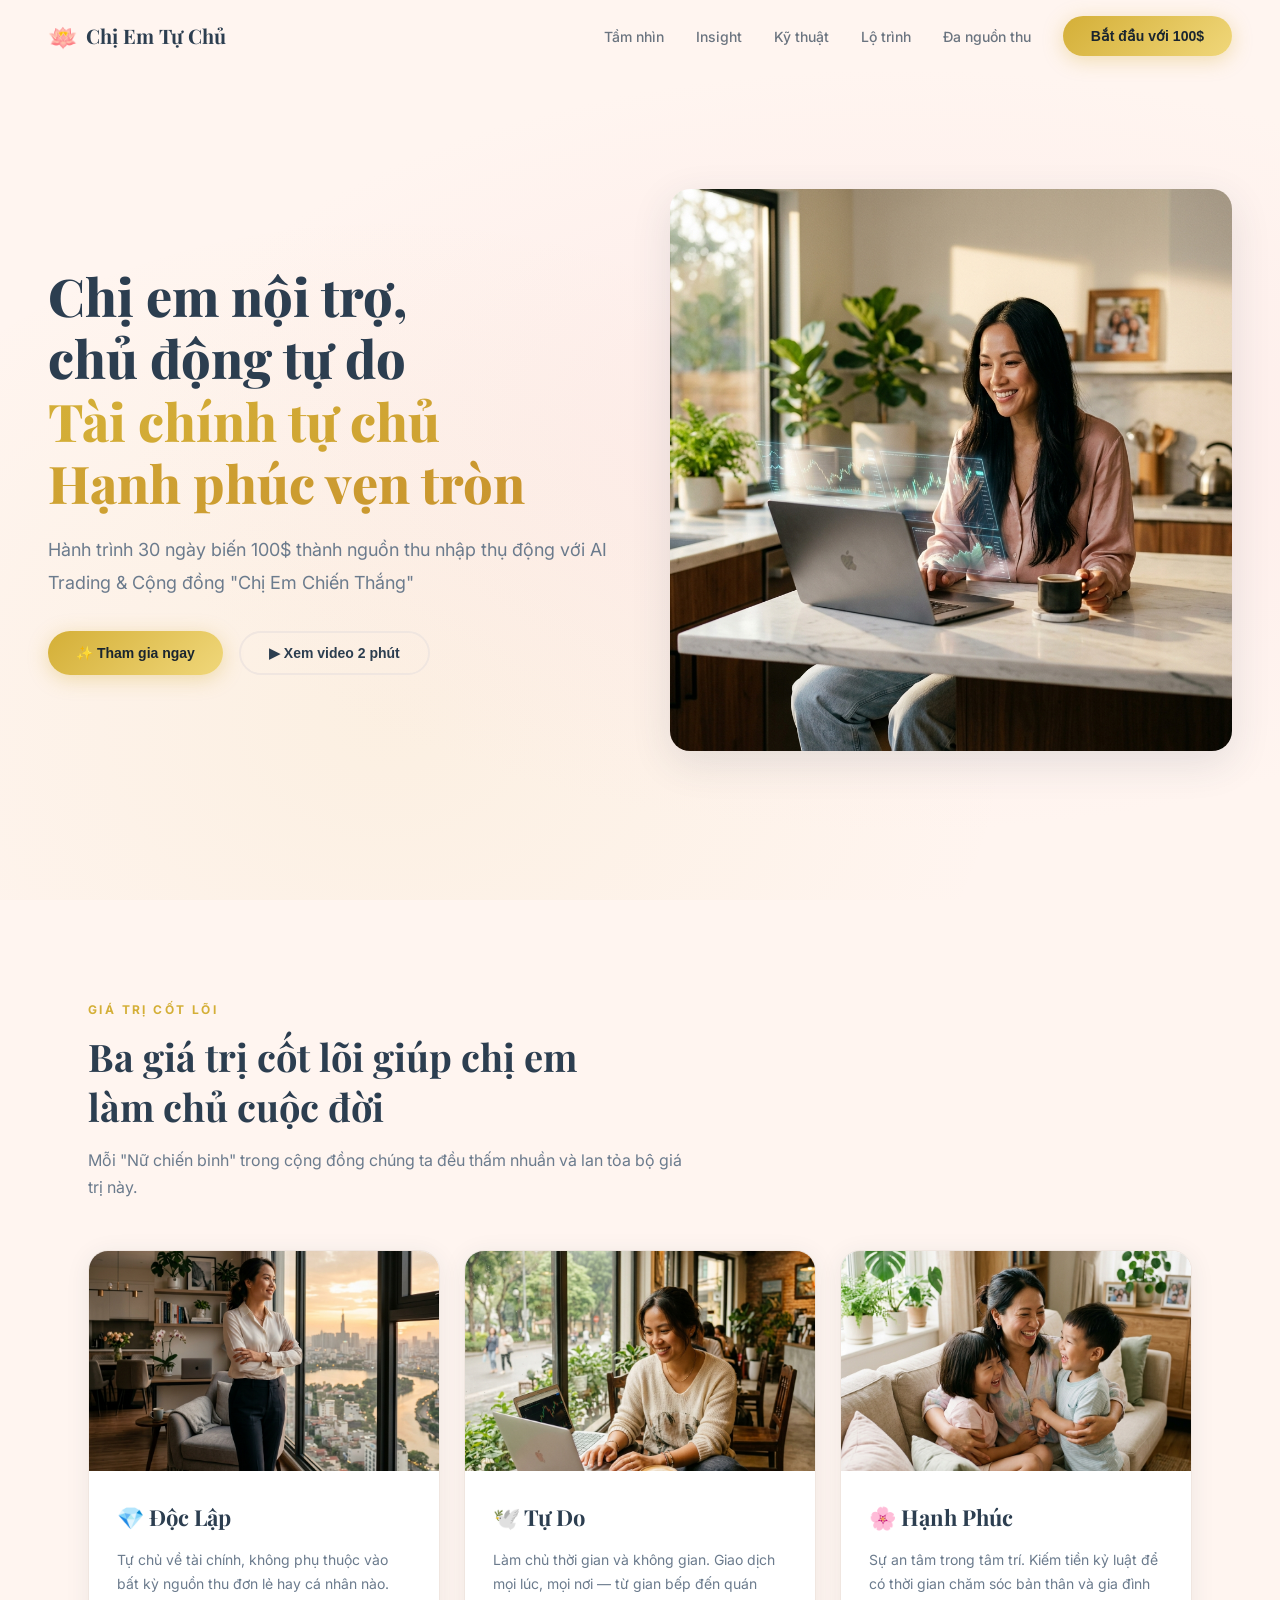
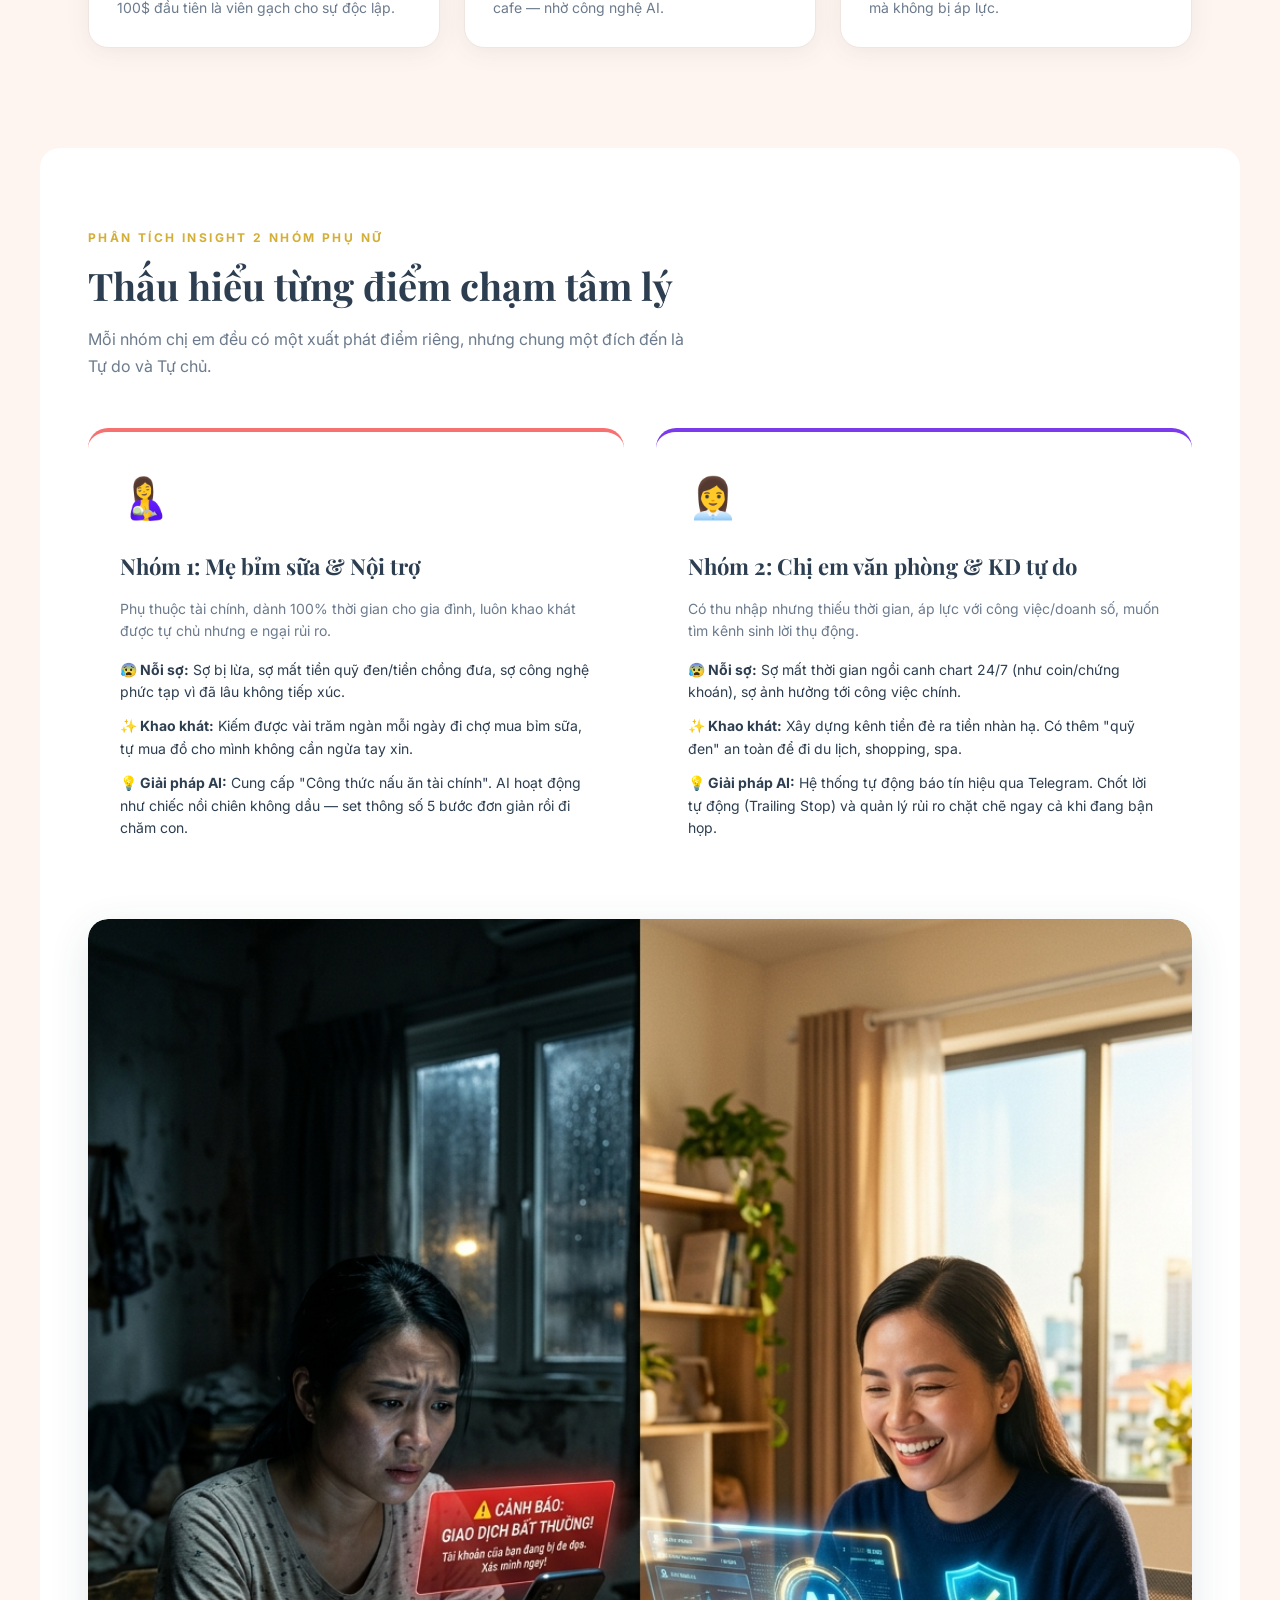
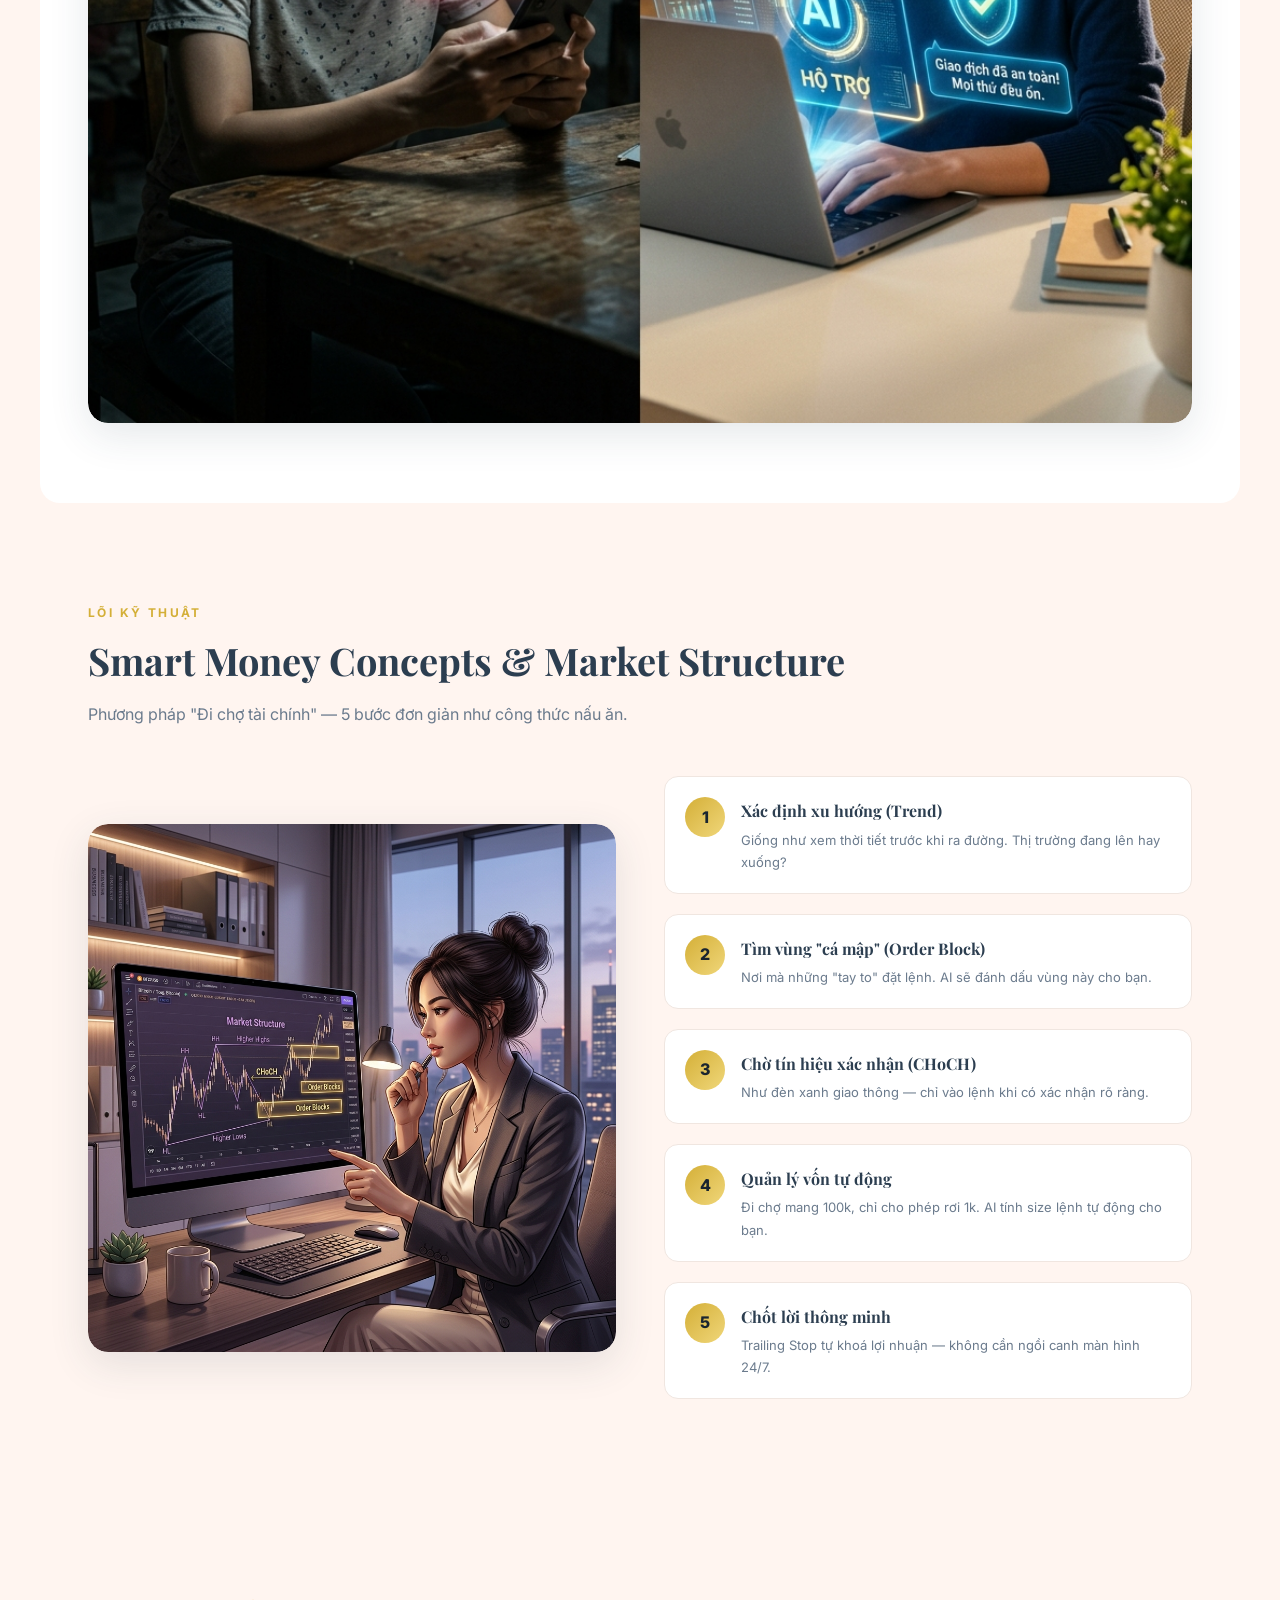
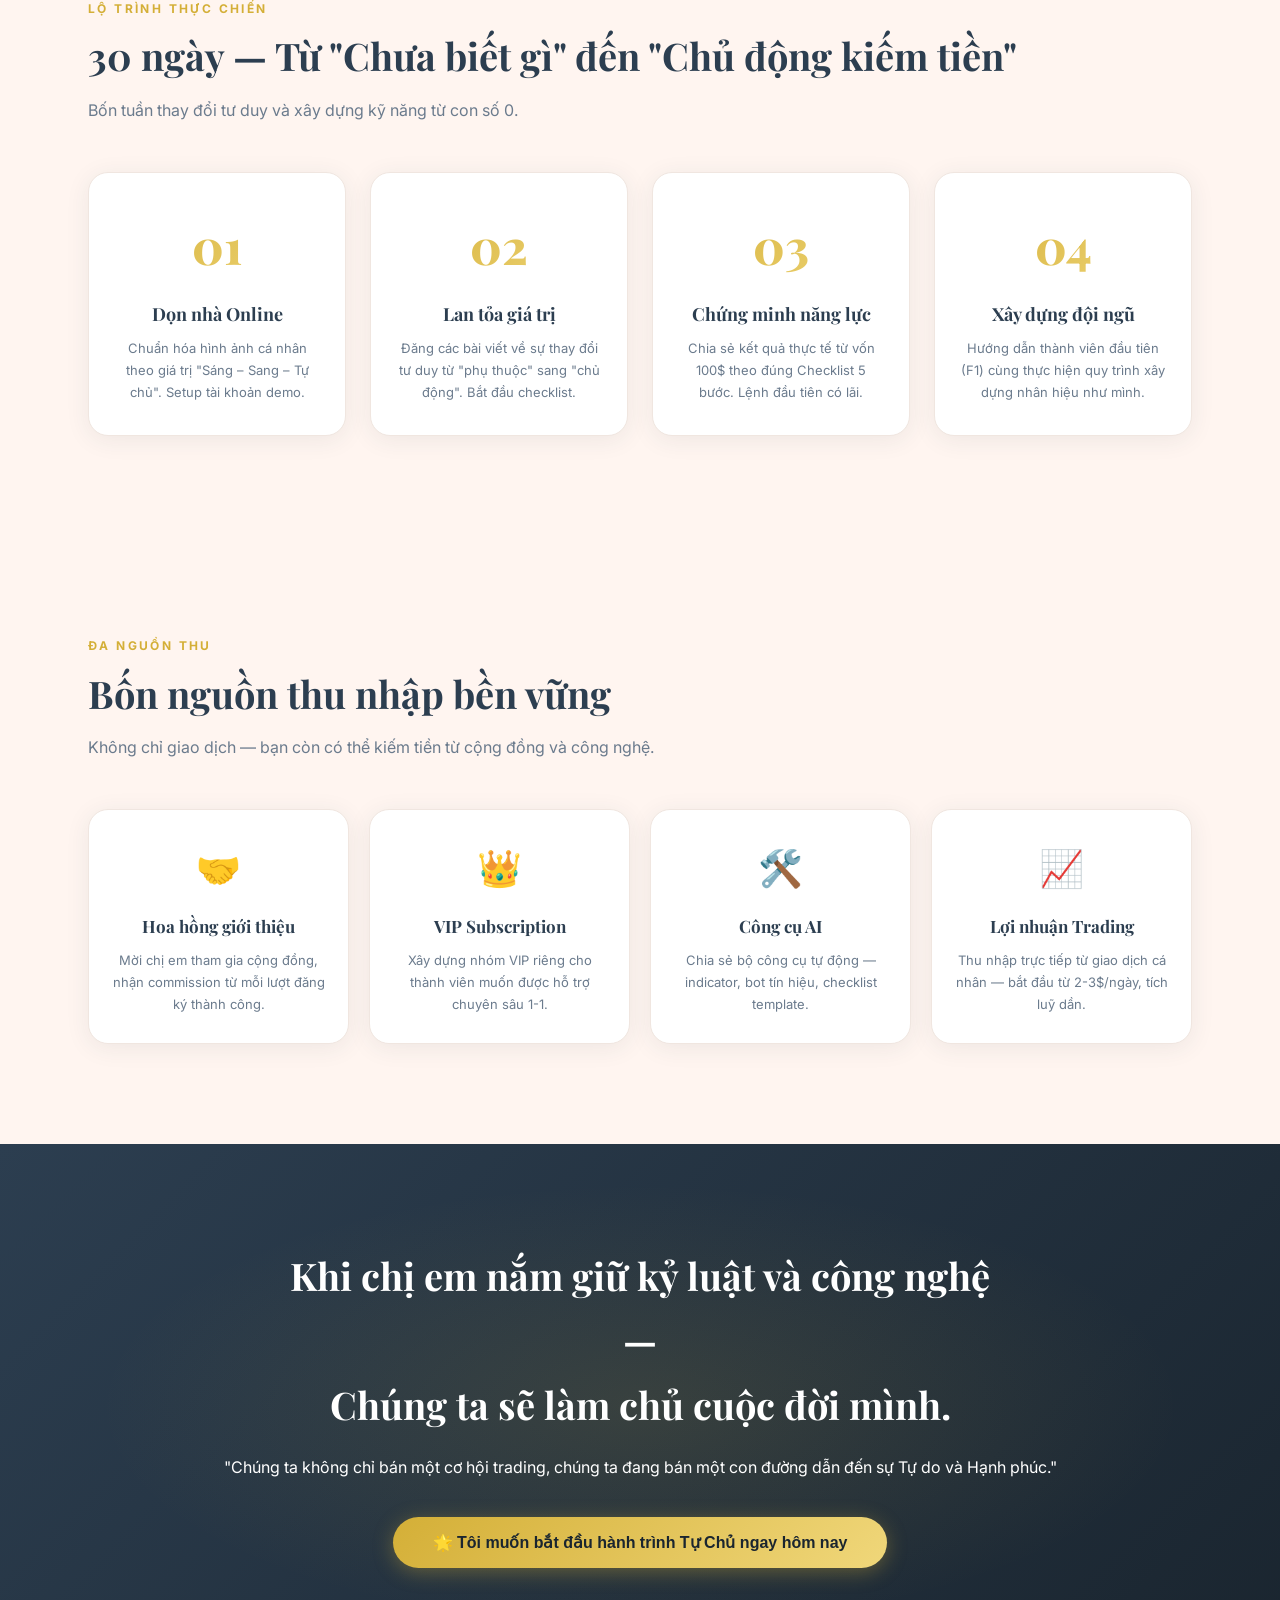
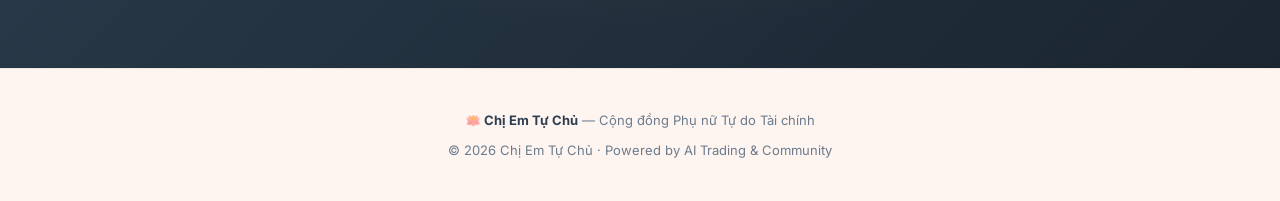
<file: chi-em-tu-chu-100/index.html>
<!DOCTYPE html>
<html lang="vi">
<head>
<meta charset="UTF-8">
<meta name="viewport" content="width=device-width, initial-scale=1.0">
<title>Chị Em Tự Chủ — Hành Trình Phụ Nữ Tự Do Tài Chính</title>
<meta name="description" content="Cộng đồng Phụ nữ Tự chủ Tài chính - Hành trình 30 ngày biến 100$ thành nguồn thu nhập thụ động với AI Trading.">
<!-- SEO & Open Graph Tags -->
<meta property="og:title" content="Chị Em Tự Chủ — Hành Trình Phụ Nữ Tự Do Tài Chính">
<meta property="og:description" content="Cộng đồng Phụ nữ Tự chủ Tài chính - Hành trình 30 ngày biến 100$ thành nguồn thu nhập thụ động với AI Trading.">
<meta property="og:type" content="website">
<meta property="og:url" content="https://phunulamchuai.vercel.app/chi-em-tu-chu-100/">
<meta property="og:image" content="https://phunulamchuai.vercel.app/chi-em-tu-chu-100/assets/hero.png">
<!-- Twitter Card -->
<meta name="twitter:card" content="summary_large_image">
<meta name="twitter:title" content="Chị Em Tự Chủ — Hành Trình Phụ Nữ Tự Do Tài Chính">
<meta name="twitter:description" content="Hành trình 30 ngày biến 100$ thành nguồn thu nhập thụ động với AI Trading & Cộng đồng Chị Em Chiến Thắng.">
<meta name="twitter:image" content="https://phunulamchuai.vercel.app/chi-em-tu-chu-100/assets/hero.png">
<!-- Canonical URL & Favicon -->
<link rel="canonical" href="https://phunulamchuai.vercel.app/chi-em-tu-chu-100/">
<link rel="icon" href="data:image/svg+xml,<svg xmlns=%22http://www.w3.org/2000/svg%22 viewBox=%220 0 100 100%22><text y=%22.9em%22 font-size=%2290%22>🪷</text></svg>">
<link rel="stylesheet" href="style.css">
</head>
<body>

<!-- NAVBAR -->
<nav class="navbar" id="navbar">
  <div class="nav-logo">
    <span class="lotus">🪷</span> Chị Em Tự Chủ
  </div>
  <ul class="nav-links">
    <li><a href="#vision">Tầm nhìn</a></li>
    <li><a href="#insight">Insight</a></li>
    <li><a href="#technique">Kỹ thuật</a></li>
    <li><a href="#roadmap">Lộ trình</a></li>
    <li><a href="#revenue">Đa nguồn thu</a></li>
    <li><button class="btn-gold" onclick="document.getElementById('cta').scrollIntoView({behavior:'smooth'})">Bắt đầu với 100$</button></li>
  </ul>
</nav>

<!-- HERO -->
<section class="hero">
  <div class="hero-content">
    <div class="hero-text fade-up">
      <h1>Chị em nội trợ,<br>chủ động tự do<br><span class="highlight">Tài chính tự chủ<br>Hạnh phúc vẹn tròn</span></h1>
      <p class="sub">Hành trình 30 ngày biến 100$ thành nguồn thu nhập thụ động với AI Trading & Cộng đồng "Chị Em Chiến Thắng"</p>
      <div class="hero-ctas">
        <button class="btn-gold" onclick="document.getElementById('cta').scrollIntoView({behavior:'smooth'})">✨ Tham gia ngay</button>
        <button class="btn-outline">▶ Xem video 2 phút</button>
      </div>
    </div>
    <div class="hero-img fade-up" style="transition-delay:.2s">
      <img src="assets/hero.png" alt="Phụ nữ Việt Nam tự chủ tài chính với AI Trading">
    </div>
  </div>
</section>

<!-- SECTION 1: TẦM NHÌN -->
<section class="section" id="vision">
  <div class="fade-up">
    <div class="section-label">Giá Trị Cốt Lõi</div>
    <h2 class="section-title">Ba giá trị cốt lõi giúp chị em<br>làm chủ cuộc đời</h2>
    <p class="section-desc">Mỗi "Nữ chiến binh" trong cộng đồng chúng ta đều thấm nhuần và lan tỏa bộ giá trị này.</p>
  </div>
  <div class="values-grid">
    <div class="value-card fade-up">
      <img src="assets/doclap.png" alt="Độc lập tài chính">
      <div class="value-card-body">
        <h3>💎 Độc Lập</h3>
        <p>Tự chủ về tài chính, không phụ thuộc vào bất kỳ nguồn thu đơn lẻ hay cá nhân nào. 100$ đầu tiên là viên gạch cho sự độc lập.</p>
      </div>
    </div>
    <div class="value-card fade-up" style="transition-delay:.15s">
      <img src="assets/tudo.png" alt="Tự do thời gian">
      <div class="value-card-body">
        <h3>🕊️ Tự Do</h3>
        <p>Làm chủ thời gian và không gian. Giao dịch mọi lúc, mọi nơi — từ gian bếp đến quán cafe — nhờ công nghệ AI.</p>
      </div>
    </div>
    <div class="value-card fade-up" style="transition-delay:.3s">
      <img src="assets/hanhphuc.png" alt="Hạnh phúc gia đình">
      <div class="value-card-body">
        <h3>🌸 Hạnh Phúc</h3>
        <p>Sự an tâm trong tâm trí. Kiếm tiền kỷ luật để có thời gian chăm sóc bản thân và gia đình mà không bị áp lực.</p>
      </div>
    </div>
  </div>
</section>

<!-- SECTION 2: INSIGHT -->
<section class="section" id="insight" style="background:var(--white); border-radius:var(--radius); padding:80px 48px; margin:0 auto; max-width:1200px;">
  <div class="fade-up">
    <div class="section-label">Phân Tích Insight 2 Nhóm Phụ Nữ</div>
    <h2 class="section-title">Thấu hiểu từng điểm chạm tâm lý</h2>
    <p class="section-desc">Mỗi nhóm chị em đều có một xuất phát điểm riêng, nhưng chung một đích đến là Tự do và Tự chủ.</p>
  </div>
  
  <div class="personas-wrapper fade-up" style="display:flex; gap:32px; margin-bottom:48px; flex-wrap:wrap;">
    <!-- Nhóm 1 -->
    <div class="persona-card" style="flex:1; min-width:300px; background:var(--gray-50); padding:32px; border-radius:var(--radius); border-top:4px solid #f87171;">
      <div style="font-size:40px; margin-bottom:16px;">🤱</div>
      <h3 style="font-size:22px; margin-bottom:12px; color:var(--navy);">Nhóm 1: Mẹ bỉm sữa & Nội trợ</h3>
      <p style="font-size:14px; color:var(--muted); margin-bottom:16px; line-height:1.6;">Phụ thuộc tài chính, dành 100% thời gian cho gia đình, luôn khao khát được tự chủ nhưng e ngại rủi ro.</p>
      <ul style="list-style:none; padding:0; margin:0; font-size:14px; color:var(--navy); line-height:1.6;">
        <li style="margin-bottom:12px;"><strong>😰 Nỗi sợ:</strong> Sợ bị lừa, sợ mất tiền quỹ đen/tiền chồng đưa, sợ công nghệ phức tạp vì đã lâu không tiếp xúc.</li>
        <li style="margin-bottom:12px;"><strong>✨ Khao khát:</strong> Kiếm được vài trăm ngàn mỗi ngày đi chợ mua bỉm sữa, tự mua đồ cho mình không cần ngửa tay xin.</li>
        <li><strong>💡 Giải pháp AI:</strong> Cung cấp "Công thức nấu ăn tài chính". AI hoạt động như chiếc nồi chiên không dầu — set thông số 5 bước đơn giản rồi đi chăm con.</li>
      </ul>
    </div>
    
    <!-- Nhóm 2 -->
    <div class="persona-card" style="flex:1; min-width:300px; background:var(--gray-50); padding:32px; border-radius:var(--radius); border-top:4px solid var(--purple);">
      <div style="font-size:40px; margin-bottom:16px;">👩‍💼</div>
      <h3 style="font-size:22px; margin-bottom:12px; color:var(--navy);">Nhóm 2: Chị em văn phòng & KD tự do</h3>
      <p style="font-size:14px; color:var(--muted); margin-bottom:16px; line-height:1.6;">Có thu nhập nhưng thiếu thời gian, áp lực với công việc/doanh số, muốn tìm kênh sinh lời thụ động.</p>
      <ul style="list-style:none; padding:0; margin:0; font-size:14px; color:var(--navy); line-height:1.6;">
        <li style="margin-bottom:12px;"><strong>😰 Nỗi sợ:</strong> Sợ mất thời gian ngồi canh chart 24/7 (như coin/chứng khoán), sợ ảnh hưởng tới công việc chính.</li>
        <li style="margin-bottom:12px;"><strong>✨ Khao khát:</strong> Xây dựng kênh tiền đẻ ra tiền nhàn hạ. Có thêm "quỹ đen" an toàn để đi du lịch, shopping, spa.</li>
        <li><strong>💡 Giải pháp AI:</strong> Hệ thống tự động báo tín hiệu qua Telegram. Chốt lời tự động (Trailing Stop) và quản lý rủi ro chặt chẽ ngay cả khi đang bận họp.</li>
      </ul>
    </div>
  </div>
  <div class="insight-img fade-up">
    <img src="assets/insight.png" alt="Từ lo sợ đến tự tin với AI" style="width:100%; border-radius:var(--radius);">
  </div>
</section>

<!-- SECTION 3: KỸ THUẬT SMC -->
<section class="section" id="technique">
  <div class="fade-up">
    <div class="section-label">Lõi Kỹ Thuật</div>
    <h2 class="section-title">Smart Money Concepts & Market Structure</h2>
    <p class="section-desc">Phương pháp "Đi chợ tài chính" — 5 bước đơn giản như công thức nấu ăn.</p>
  </div>
  <div class="smc-layout">
    <div class="smc-img fade-up">
      <img src="assets/smc.png" alt="SMC Trading" style="border-radius:var(--radius);">
    </div>
    <div class="smc-steps fade-up" style="transition-delay:.2s">
      <div class="smc-step">
        <div class="smc-step-num">1</div>
        <div><h4>Xác định xu hướng (Trend)</h4><p>Giống như xem thời tiết trước khi ra đường. Thị trường đang lên hay xuống?</p></div>
      </div>
      <div class="smc-step">
        <div class="smc-step-num">2</div>
        <div><h4>Tìm vùng "cá mập" (Order Block)</h4><p>Nơi mà những "tay to" đặt lệnh. AI sẽ đánh dấu vùng này cho bạn.</p></div>
      </div>
      <div class="smc-step">
        <div class="smc-step-num">3</div>
        <div><h4>Chờ tín hiệu xác nhận (CHoCH)</h4><p>Như đèn xanh giao thông — chỉ vào lệnh khi có xác nhận rõ ràng.</p></div>
      </div>
      <div class="smc-step">
        <div class="smc-step-num">4</div>
        <div><h4>Quản lý vốn tự động</h4><p>Đi chợ mang 100k, chỉ cho phép rơi 1k. AI tính size lệnh tự động cho bạn.</p></div>
      </div>
      <div class="smc-step">
        <div class="smc-step-num">5</div>
        <div><h4>Chốt lời thông minh</h4><p>Trailing Stop tự khoá lợi nhuận — không cần ngồi canh màn hình 24/7.</p></div>
      </div>
    </div>
  </div>
</section>

<!-- SECTION 4: LỘ TRÌNH 30 NGÀY -->
<section class="section" id="roadmap">
  <div class="fade-up">
    <div class="section-label">Lộ Trình Thực Chiến</div>
    <h2 class="section-title">30 ngày — Từ "Chưa biết gì" đến "Chủ động kiếm tiền"</h2>
    <p class="section-desc">Bốn tuần thay đổi tư duy và xây dựng kỹ năng từ con số 0.</p>
  </div>
  <div class="timeline">
    <div class="timeline-card fade-up">
      <div class="timeline-num">01</div>
      <h4>Dọn nhà Online</h4>
      <p>Chuẩn hóa hình ảnh cá nhân theo giá trị "Sáng – Sang – Tự chủ". Setup tài khoản demo.</p>
    </div>
    <div class="timeline-card fade-up" style="transition-delay:.1s">
      <div class="timeline-num">02</div>
      <h4>Lan tỏa giá trị</h4>
      <p>Đăng các bài viết về sự thay đổi tư duy từ "phụ thuộc" sang "chủ động". Bắt đầu checklist.</p>
    </div>
    <div class="timeline-card fade-up" style="transition-delay:.2s">
      <div class="timeline-num">03</div>
      <h4>Chứng minh năng lực</h4>
      <p>Chia sẻ kết quả thực tế từ vốn 100$ theo đúng Checklist 5 bước. Lệnh đầu tiên có lãi.</p>
    </div>
    <div class="timeline-card fade-up" style="transition-delay:.3s">
      <div class="timeline-num">04</div>
      <h4>Xây dựng đội ngũ</h4>
      <p>Hướng dẫn thành viên đầu tiên (F1) cùng thực hiện quy trình xây dựng nhân hiệu như mình.</p>
    </div>
  </div>
</section>

<!-- SECTION 5: CHIẾN LƯỢC ĐA NGUỒN THU -->
<section class="section" id="revenue">
  <div class="fade-up">
    <div class="section-label">Đa Nguồn Thu</div>
    <h2 class="section-title">Bốn nguồn thu nhập bền vững</h2>
    <p class="section-desc">Không chỉ giao dịch — bạn còn có thể kiếm tiền từ cộng đồng và công nghệ.</p>
  </div>
  <div class="revenue-grid">
    <div class="revenue-card fade-up">
      <div class="revenue-icon">🤝</div>
      <h4>Hoa hồng giới thiệu</h4>
      <p>Mời chị em tham gia cộng đồng, nhận commission từ mỗi lượt đăng ký thành công.</p>
    </div>
    <div class="revenue-card fade-up" style="transition-delay:.1s">
      <div class="revenue-icon">👑</div>
      <h4>VIP Subscription</h4>
      <p>Xây dựng nhóm VIP riêng cho thành viên muốn được hỗ trợ chuyên sâu 1-1.</p>
    </div>
    <div class="revenue-card fade-up" style="transition-delay:.2s">
      <div class="revenue-icon">🛠️</div>
      <h4>Công cụ AI</h4>
      <p>Chia sẻ bộ công cụ tự động — indicator, bot tín hiệu, checklist template.</p>
    </div>
    <div class="revenue-card fade-up" style="transition-delay:.3s">
      <div class="revenue-icon">📈</div>
      <h4>Lợi nhuận Trading</h4>
      <p>Thu nhập trực tiếp từ giao dịch cá nhân — bắt đầu từ 2-3$/ngày, tích luỹ dần.</p>
    </div>
  </div>
</section>

<!-- FINAL CTA -->
<section class="final-cta" id="cta">
  <h2 class="fade-up">Khi chị em nắm giữ kỷ luật và công nghệ —<br>Chúng ta sẽ làm chủ cuộc đời mình.</h2>
  <p class="fade-up">"Chúng ta không chỉ bán một cơ hội trading, chúng ta đang bán một con đường dẫn đến sự Tự do và Hạnh phúc."</p>
  <button class="btn-gold fade-up" style="transition-delay:.2s">🌟 Tôi muốn bắt đầu hành trình Tự Chủ ngay hôm nay</button>
</section>

<!-- FOOTER -->
<footer class="footer">
  <p><strong>🪷 Chị Em Tự Chủ</strong> — Cộng đồng Phụ nữ Tự do Tài chính</p>
  <p style="margin-top:8px;">© 2026 Chị Em Tự Chủ · Powered by AI Trading & Community</p>
</footer>

<script>
// Navbar scroll effect
const navbar = document.getElementById('navbar');
window.addEventListener('scroll', () => {
  navbar.classList.toggle('scrolled', window.scrollY > 60);
});

// Scroll animation (Intersection Observer)
const observer = new IntersectionObserver((entries) => {
  entries.forEach(entry => {
    if (entry.isIntersecting) {
      entry.target.classList.add('visible');
    }
  });
}, { threshold: 0.1, rootMargin: '0px 0px -60px 0px' });

document.querySelectorAll('.fade-up').forEach(el => observer.observe(el));
</script>
</body>
</html>
</file>
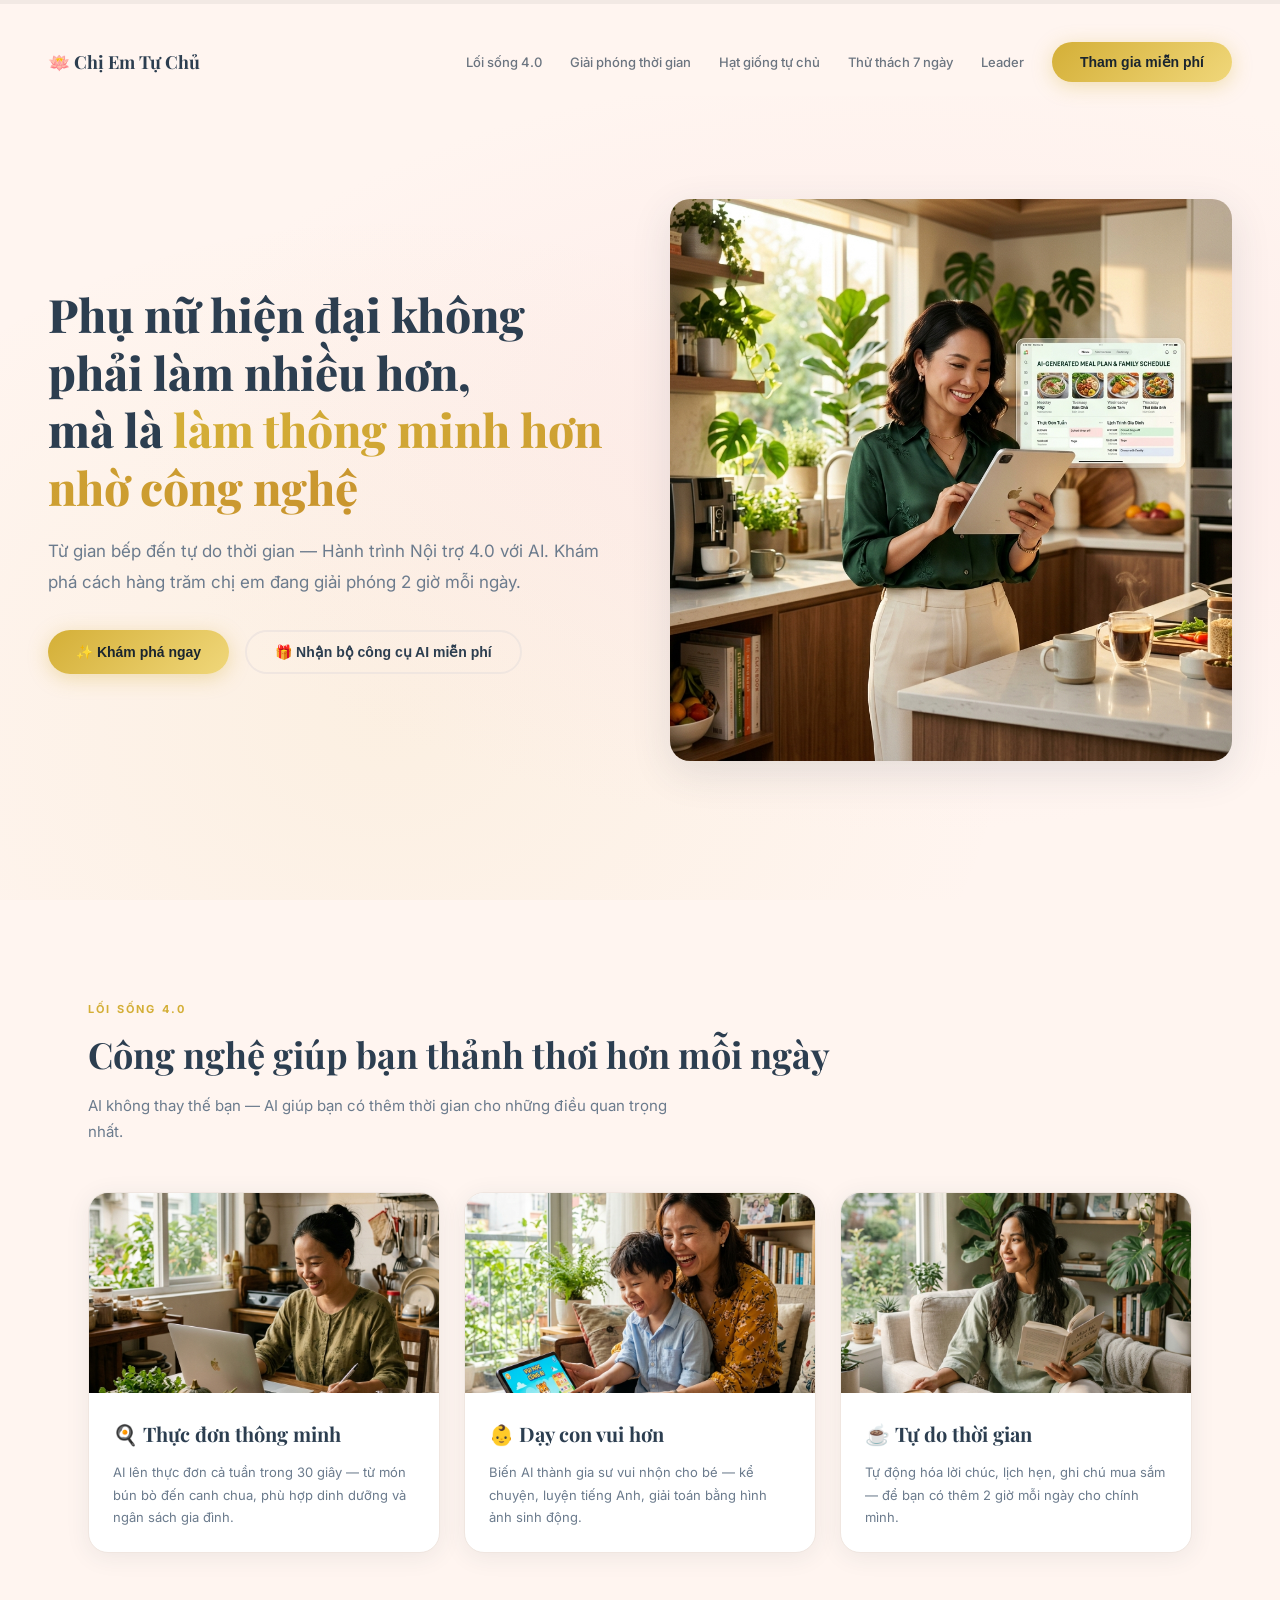
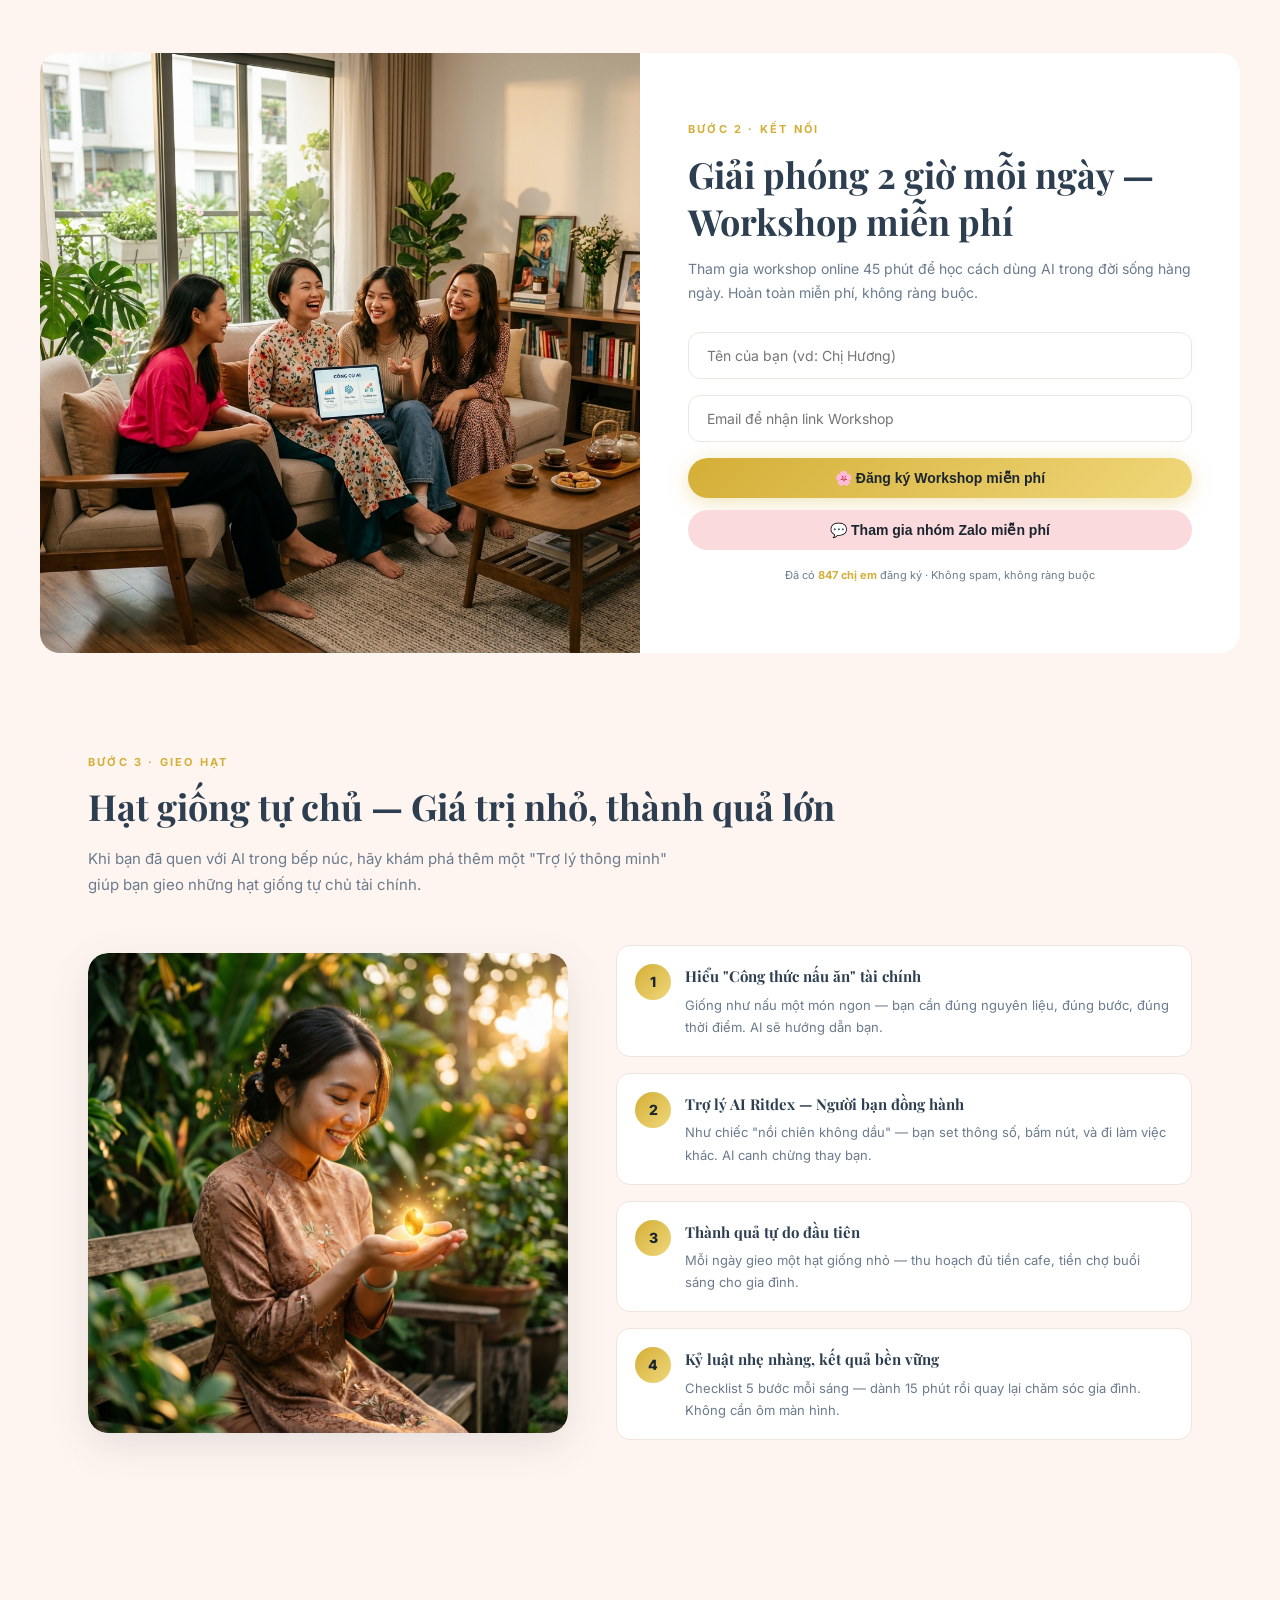
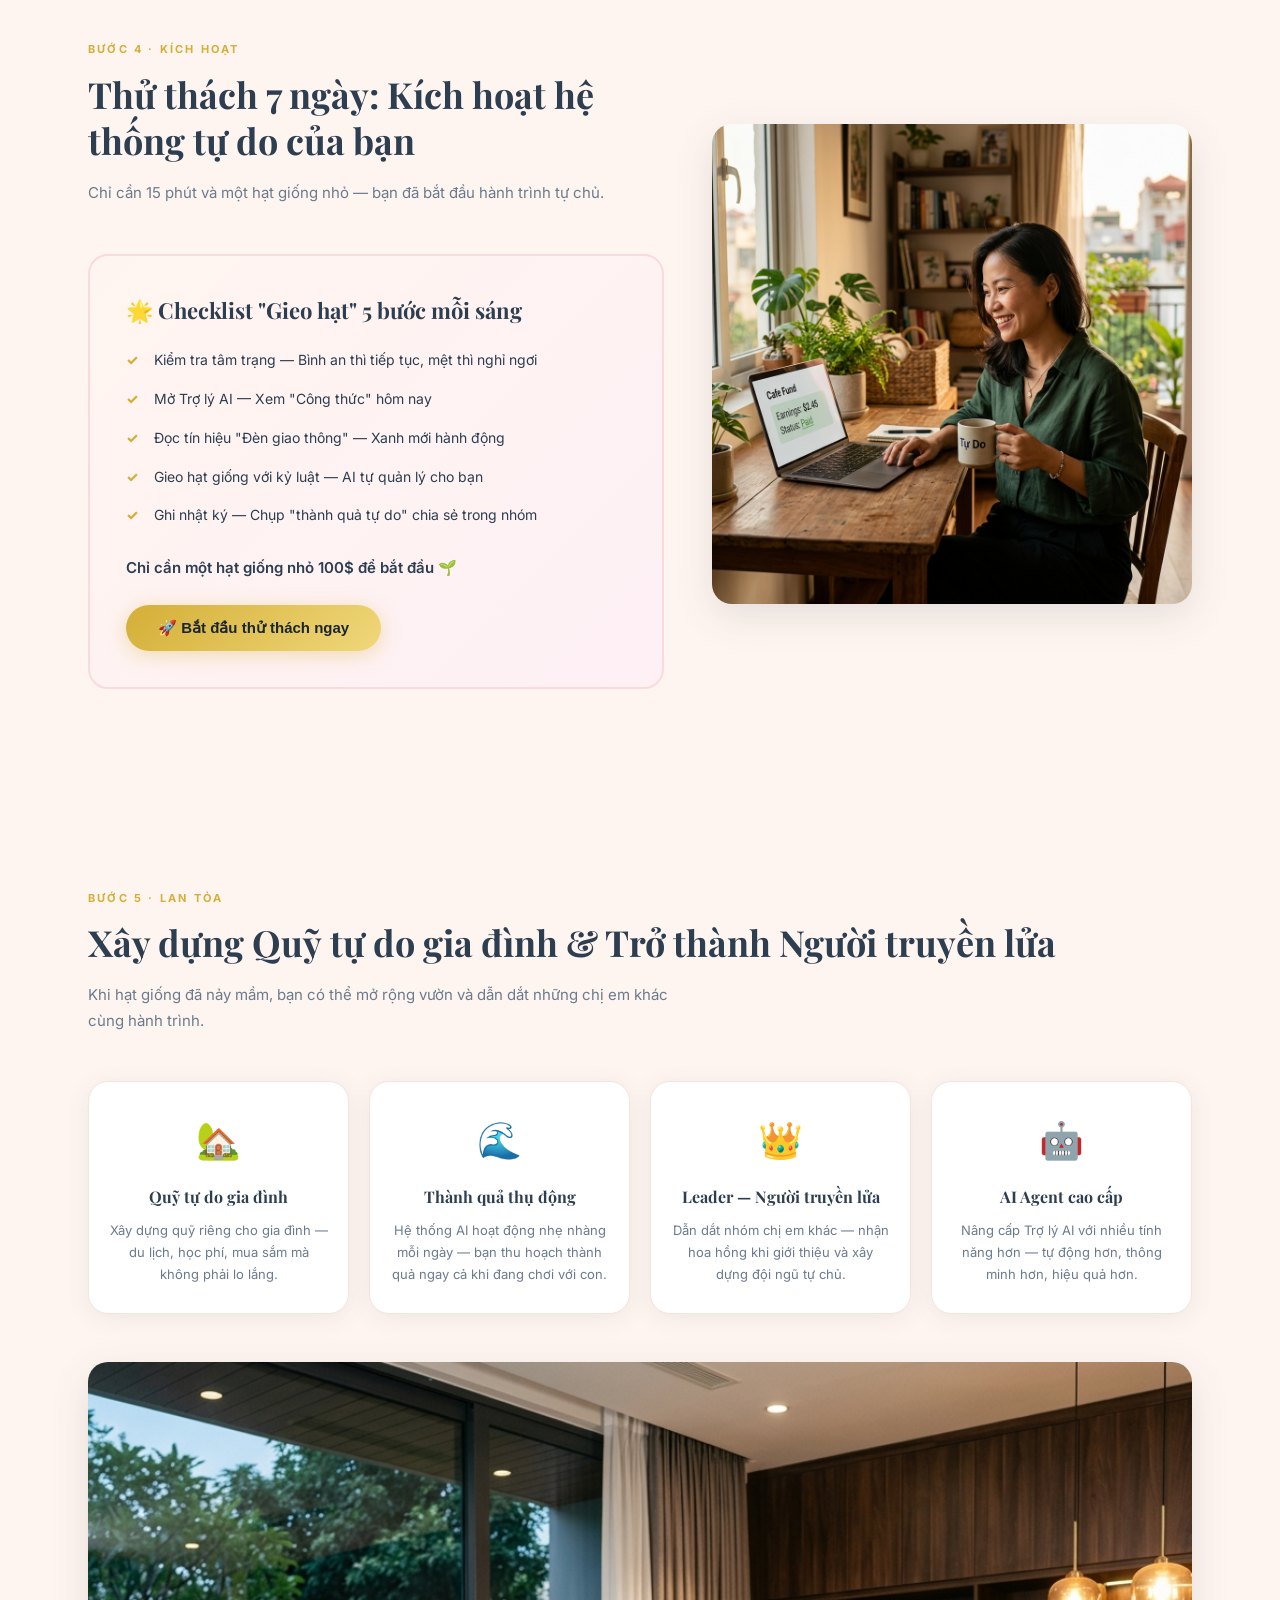
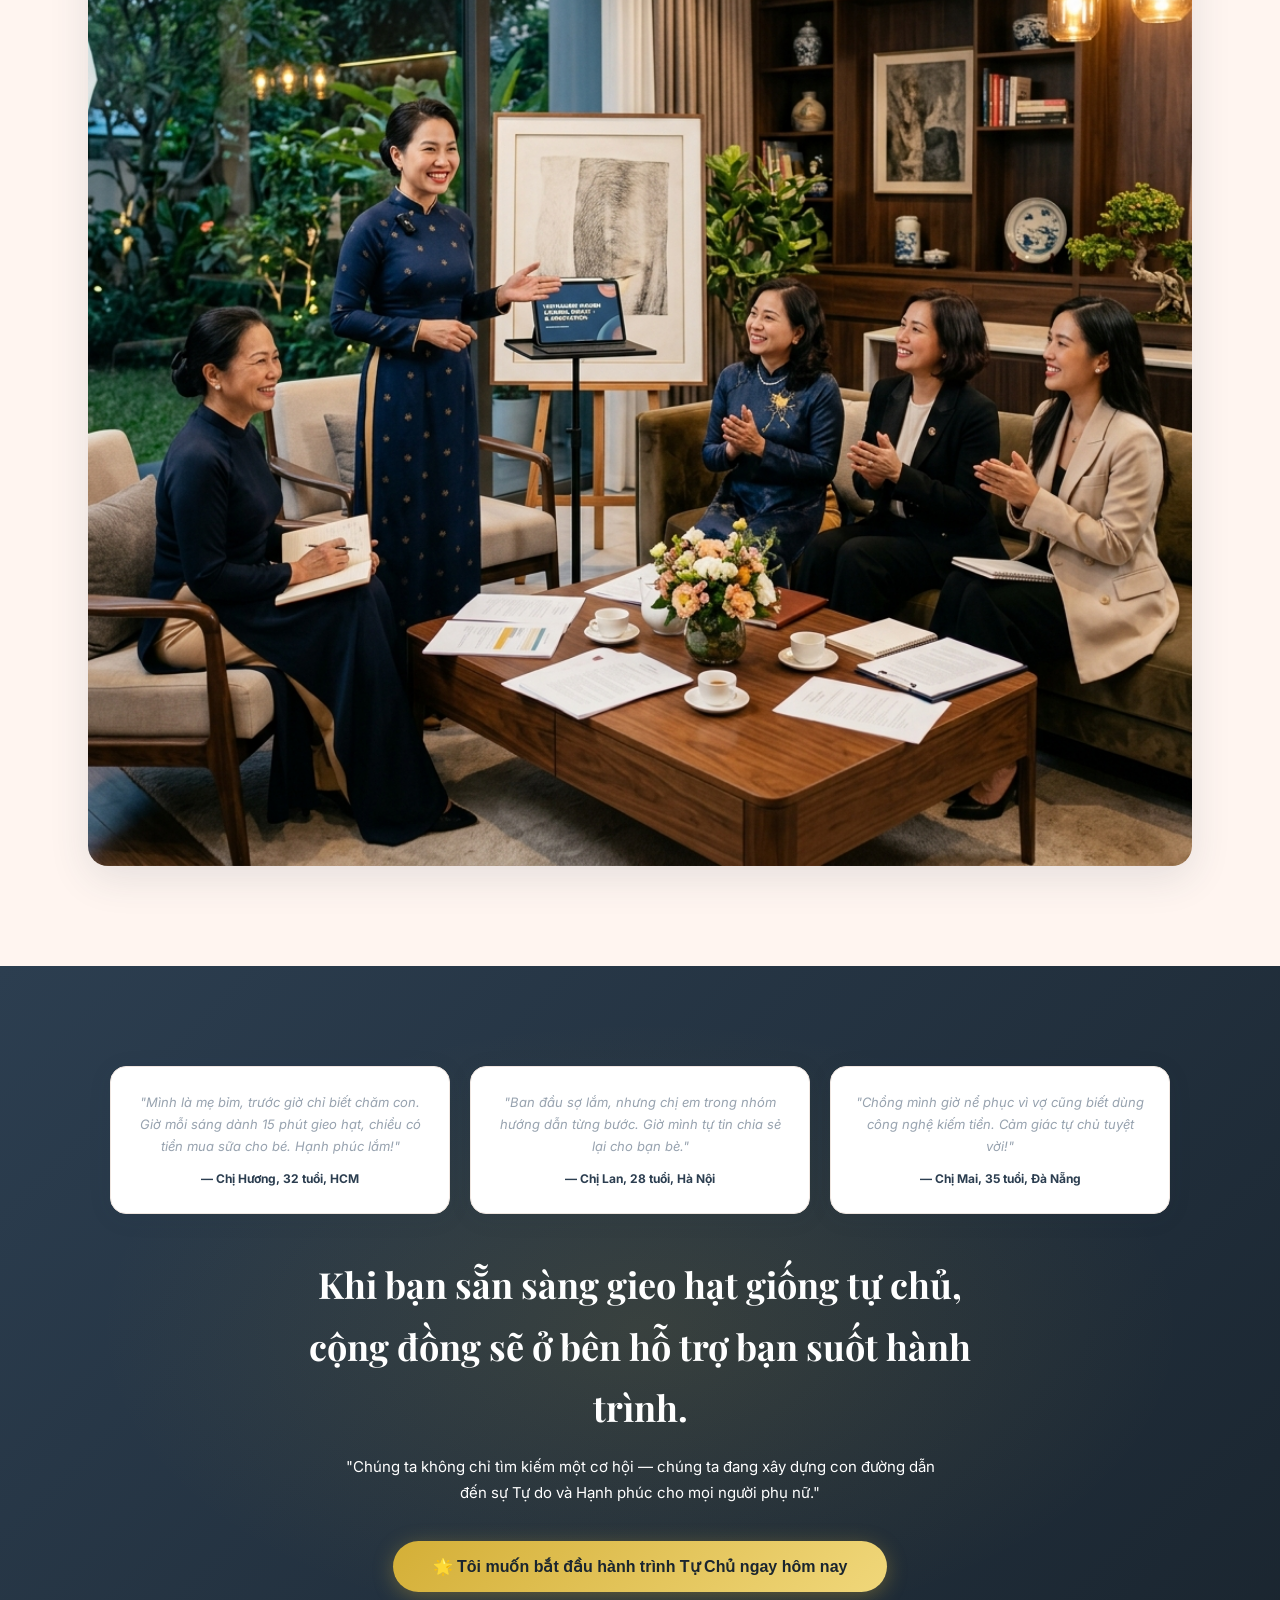
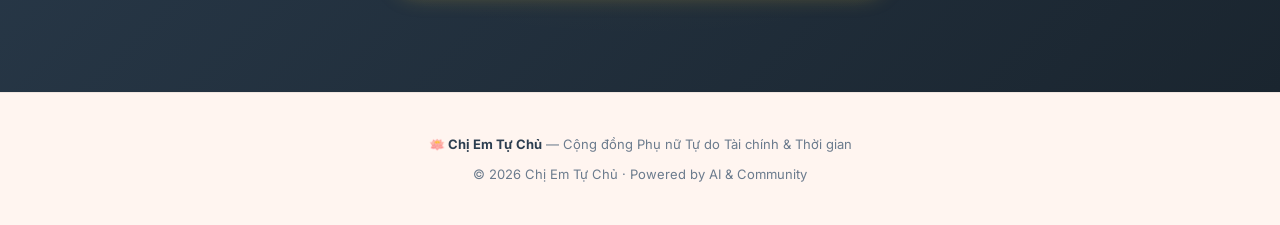
<file: CHI_EM_FUNNEL/index.html>
<!DOCTYPE html>
<html lang="vi">
<head>
<meta charset="UTF-8">
<meta name="viewport" content="width=device-width, initial-scale=1.0">
<title>Chị Em Tự Chủ — Phễu Cộng Đồng Nội Trợ 4.0</title>
<meta name="description" content="Phụ nữ hiện đại không phải làm nhiều hơn, mà là làm thông minh hơn nhờ công nghệ. Hành trình Nội trợ 4.0 với AI.">
<link rel="stylesheet" href="style.css">
</head>
<body>

<!-- PROGRESS BAR -->
<div class="progress-wrap"><div class="progress-bar" id="progressBar"></div></div>
<div class="funnel-labels" id="funnelLabels">
  <span data-tier="1">Bước 1 · Làm quen</span>
  <span data-tier="2">Bước 2 · Kết nối</span>
  <span data-tier="3">Bước 3 · Gieo hạt</span>
  <span data-tier="4">Bước 4 · Kích hoạt</span>
  <span data-tier="5">Bước 5 · Lan tỏa</span>
</div>

<!-- NAVBAR -->
<nav class="navbar" id="navbar">
  <div class="nav-logo">🪷 Chị Em Tự Chủ</div>
  <ul class="nav-links">
    <li><a href="#t1">Lối sống 4.0</a></li>
    <li><a href="#t2">Giải phóng thời gian</a></li>
    <li><a href="#t3">Hạt giống tự chủ</a></li>
    <li><a href="#t4">Thử thách 7 ngày</a></li>
    <li><a href="#t5">Leader</a></li>
    <li><button class="btn-gold" onclick="document.getElementById('t2').scrollIntoView({behavior:'smooth'})">Tham gia miễn phí</button></li>
  </ul>
</nav>

<!-- HERO — TẦNG 1: THU HÚT -->
<section class="hero" id="t1" data-tier="1">
  <div class="hero-content">
    <div class="hero-text fade-up">
      <h1>Phụ nữ hiện đại không phải làm nhiều hơn,<br>mà là <span class="hl">làm thông minh hơn nhờ công nghệ</span></h1>
      <p class="sub">Từ gian bếp đến tự do thời gian — Hành trình Nội trợ 4.0 với AI. Khám phá cách hàng trăm chị em đang giải phóng 2 giờ mỗi ngày.</p>
      <div class="hero-ctas">
        <button class="btn-gold" onclick="document.getElementById('t2').scrollIntoView({behavior:'smooth'})">✨ Khám phá ngay</button>
        <button class="btn-outline">🎁 Nhận bộ công cụ AI miễn phí</button>
      </div>
    </div>
    <div class="hero-img fade-up" style="transition-delay:.2s">
      <img src="assets/hero.png" alt="Nội trợ 4.0 với AI">
    </div>
  </div>
</section>

<!-- SECTION 1: NỘI TRỢ 4.0 -->
<section class="section" data-tier="1">
  <div class="fade-up">
    <div class="section-label">Lối Sống 4.0</div>
    <h2 class="section-title">Công nghệ giúp bạn thảnh thơi hơn mỗi ngày</h2>
    <p class="section-desc">AI không thay thế bạn — AI giúp bạn có thêm thời gian cho những điều quan trọng nhất.</p>
  </div>
  <div class="card-grid col3">
    <div class="card fade-up">
      <img src="assets/meal.png" alt="Thực đơn AI">
      <div class="card-body">
        <h3>🍳 Thực đơn thông minh</h3>
        <p>AI lên thực đơn cả tuần trong 30 giây — từ món bún bò đến canh chua, phù hợp dinh dưỡng và ngân sách gia đình.</p>
      </div>
    </div>
    <div class="card fade-up" style="transition-delay:.15s">
      <img src="assets/child.png" alt="Dạy con cùng AI">
      <div class="card-body">
        <h3>👶 Dạy con vui hơn</h3>
        <p>Biến AI thành gia sư vui nhộn cho bé — kể chuyện, luyện tiếng Anh, giải toán bằng hình ảnh sinh động.</p>
      </div>
    </div>
    <div class="card fade-up" style="transition-delay:.3s">
      <img src="assets/relax.png" alt="Tự do thời gian">
      <div class="card-body">
        <h3>☕ Tự do thời gian</h3>
        <p>Tự động hóa lời chúc, lịch hẹn, ghi chú mua sắm — để bạn có thêm 2 giờ mỗi ngày cho chính mình.</p>
      </div>
    </div>
  </div>
</section>

<!-- SECTION 2: WORKSHOP & ZALO — TẦNG 2 -->
<div class="workshop-section" id="t2" data-tier="2">
  <div class="workshop-grid">
    <div class="workshop-img">
      <img src="assets/community.png" alt="Cộng đồng chị em">
    </div>
    <div class="workshop-form fade-up">
      <div class="section-label">Bước 2 · Kết Nối</div>
      <h2 class="section-title" style="margin-bottom:12px;">Giải phóng 2 giờ mỗi ngày — Workshop miễn phí</h2>
      <p style="font-size:14px;color:var(--muted);margin-bottom:28px;">Tham gia workshop online 45 phút để học cách dùng AI trong đời sống hàng ngày. Hoàn toàn miễn phí, không ràng buộc.</p>
      <div class="form-group"><input type="text" placeholder="Tên của bạn (vd: Chị Hương)" id="userName"></div>
      <div class="form-group"><input type="email" placeholder="Email để nhận link Workshop" id="userEmail"></div>
      <button class="btn-gold" style="width:100%;justify-content:center;margin-bottom:12px;">🌸 Đăng ký Workshop miễn phí</button>
      <button class="btn-blush" style="width:100%;justify-content:center;">💬 Tham gia nhóm Zalo miễn phí</button>
      <p style="font-size:11px;color:var(--muted);margin-top:16px;text-align:center;">Đã có <strong style="color:var(--gold);">847 chị em</strong> đăng ký · Không spam, không ràng buộc</p>
    </div>
  </div>
</div>

<!-- SECTION 3: HẠT GIỐNG TỰ CHỦ — TẦNG 3 -->
<section class="section" id="t3" data-tier="3">
  <div class="fade-up">
    <div class="section-label">Bước 3 · Gieo Hạt</div>
    <h2 class="section-title">Hạt giống tự chủ — Giá trị nhỏ, thành quả lớn</h2>
    <p class="section-desc">Khi bạn đã quen với AI trong bếp núc, hãy khám phá thêm một "Trợ lý thông minh" giúp bạn gieo những hạt giống tự chủ tài chính.</p>
  </div>
  <div class="seed-layout">
    <div class="seed-img fade-up">
      <img src="assets/seed.png" alt="Hạt giống tự chủ" style="border-radius:var(--r);">
    </div>
    <div class="seed-steps fade-up" style="transition-delay:.2s">
      <div class="seed-step">
        <div class="step-num">1</div>
        <div><h4 style="font-size:15px;margin-bottom:4px;">Hiểu "Công thức nấu ăn" tài chính</h4><p style="font-size:13px;color:var(--muted);">Giống như nấu một món ngon — bạn cần đúng nguyên liệu, đúng bước, đúng thời điểm. AI sẽ hướng dẫn bạn.</p></div>
      </div>
      <div class="seed-step">
        <div class="step-num">2</div>
        <div><h4 style="font-size:15px;margin-bottom:4px;">Trợ lý AI Ritdex — Người bạn đồng hành</h4><p style="font-size:13px;color:var(--muted);">Như chiếc "nồi chiên không dầu" — bạn set thông số, bấm nút, và đi làm việc khác. AI canh chừng thay bạn.</p></div>
      </div>
      <div class="seed-step">
        <div class="step-num">3</div>
        <div><h4 style="font-size:15px;margin-bottom:4px;">Thành quả tự do đầu tiên</h4><p style="font-size:13px;color:var(--muted);">Mỗi ngày gieo một hạt giống nhỏ — thu hoạch đủ tiền cafe, tiền chợ buổi sáng cho gia đình.</p></div>
      </div>
      <div class="seed-step">
        <div class="step-num">4</div>
        <div><h4 style="font-size:15px;margin-bottom:4px;">Kỷ luật nhẹ nhàng, kết quả bền vững</h4><p style="font-size:13px;color:var(--muted);">Checklist 5 bước mỗi sáng — dành 15 phút rồi quay lại chăm sóc gia đình. Không cần ôm màn hình.</p></div>
      </div>
    </div>
  </div>
</section>

<!-- SECTION 4: THỬ THÁCH 7 NGÀY — TẦNG 4 -->
<section class="section" id="t4" data-tier="4">
  <div class="challenge-layout">
    <div class="challenge-content fade-up">
      <div class="section-label">Bước 4 · Kích Hoạt</div>
      <h2 class="section-title" style="margin-bottom: 16px;">Thử thách 7 ngày: Kích hoạt hệ thống tự do của bạn</h2>
      <p class="section-desc">Chỉ cần 15 phút và một hạt giống nhỏ — bạn đã bắt đầu hành trình tự chủ.</p>
      
      <div class="challenge-box" style="text-align: left; padding: 36px;">
        <h3 style="font-size:22px;margin-bottom:16px;">🌟 Checklist "Gieo hạt" 5 bước mỗi sáng</h3>
        <ul class="challenge-checklist" style="margin: 0 0 24px;">
          <li>Kiểm tra tâm trạng — Bình an thì tiếp tục, mệt thì nghỉ ngơi</li>
          <li>Mở Trợ lý AI — Xem "Công thức" hôm nay</li>
          <li>Đọc tín hiệu "Đèn giao thông" — Xanh mới hành động</li>
          <li>Gieo hạt giống với kỷ luật — AI tự quản lý cho bạn</li>
          <li>Ghi nhật ký — Chụp "thành quả tự do" chia sẻ trong nhóm</li>
        </ul>
        <p style="font-size:15px;font-weight:600;color:var(--navy);margin-bottom:24px;">Chỉ cần một hạt giống nhỏ 100$ để bắt đầu 🌱</p>
        <button class="btn-gold" style="font-size:15px;padding:14px 32px;">🚀 Bắt đầu thử thách ngay</button>
      </div>
    </div>
    <div class="challenge-img fade-up" style="transition-delay: .2s;">
      <img src="assets/challenge.png" alt="Thử thách 7 ngày" style="border-radius: var(--r); box-shadow: var(--shadow-lg); width: 100%; height: 100%; object-fit: cover;">
    </div>
  </div>
</section>

<!-- SECTION 5: GROWTH & LEADER — TẦNG 5 -->
<section class="section" id="t5" data-tier="5">
  <div class="fade-up">
    <div class="section-label">Bước 5 · Lan Tỏa</div>
    <h2 class="section-title">Xây dựng Quỹ tự do gia đình & Trở thành Người truyền lửa</h2>
    <p class="section-desc">Khi hạt giống đã nảy mầm, bạn có thể mở rộng vườn và dẫn dắt những chị em khác cùng hành trình.</p>
  </div>
  <div class="growth-grid">
    <div class="growth-card fade-up">
      <div class="growth-icon">🏡</div>
      <h4 style="font-size:16px;margin-bottom:8px;">Quỹ tự do gia đình</h4>
      <p style="font-size:13px;color:var(--muted);">Xây dựng quỹ riêng cho gia đình — du lịch, học phí, mua sắm mà không phải lo lắng.</p>
    </div>
    <div class="growth-card fade-up" style="transition-delay:.1s">
      <div class="growth-icon">🌊</div>
      <h4 style="font-size:16px;margin-bottom:8px;">Thành quả thụ động</h4>
      <p style="font-size:13px;color:var(--muted);">Hệ thống AI hoạt động nhẹ nhàng mỗi ngày — bạn thu hoạch thành quả ngay cả khi đang chơi với con.</p>
    </div>
    <div class="growth-card fade-up" style="transition-delay:.2s">
      <div class="growth-icon">👑</div>
      <h4 style="font-size:16px;margin-bottom:8px;">Leader — Người truyền lửa</h4>
      <p style="font-size:13px;color:var(--muted);">Dẫn dắt nhóm chị em khác — nhận hoa hồng khi giới thiệu và xây dựng đội ngũ tự chủ.</p>
    </div>
    <div class="growth-card fade-up" style="transition-delay:.3s">
      <div class="growth-icon">🤖</div>
      <h4 style="font-size:16px;margin-bottom:8px;">AI Agent cao cấp</h4>
      <p style="font-size:13px;color:var(--muted);">Nâng cấp Trợ lý AI với nhiều tính năng hơn — tự động hơn, thông minh hơn, hiệu quả hơn.</p>
    </div>
  </div>
  <div style="margin-top:48px;">
    <img src="assets/leaders.png" alt="Nhóm Leader" style="border-radius:var(--r);box-shadow:var(--shadow-lg);width:100%;" class="fade-up">
  </div>
</section>

<!-- TESTIMONIALS + FINAL CTA -->
<section class="final-cta" id="cta">
  <div class="testimonial-row fade-up">
    <div class="testimonial">
      <p>"Mình là mẹ bỉm, trước giờ chỉ biết chăm con. Giờ mỗi sáng dành 15 phút gieo hạt, chiều có tiền mua sữa cho bé. Hạnh phúc lắm!"</p>
      <div class="author">— Chị Hương, 32 tuổi, HCM</div>
    </div>
    <div class="testimonial">
      <p>"Ban đầu sợ lắm, nhưng chị em trong nhóm hướng dẫn từng bước. Giờ mình tự tin chia sẻ lại cho bạn bè."</p>
      <div class="author">— Chị Lan, 28 tuổi, Hà Nội</div>
    </div>
    <div class="testimonial">
      <p>"Chồng mình giờ nể phục vì vợ cũng biết dùng công nghệ kiếm tiền. Cảm giác tự chủ tuyệt vời!"</p>
      <div class="author">— Chị Mai, 35 tuổi, Đà Nẵng</div>
    </div>
  </div>
  <h2 class="fade-up">Khi bạn sẵn sàng gieo hạt giống tự chủ,<br>cộng đồng sẽ ở bên hỗ trợ bạn suốt hành trình.</h2>
  <p class="fade-up">"Chúng ta không chỉ tìm kiếm một cơ hội — chúng ta đang xây dựng con đường dẫn đến sự Tự do và Hạnh phúc cho mọi người phụ nữ."</p>
  <button class="btn-gold fade-up" style="transition-delay:.2s">🌟 Tôi muốn bắt đầu hành trình Tự Chủ ngay hôm nay</button>
</section>

<!-- FOOTER -->
<footer class="footer">
  <p><strong>🪷 Chị Em Tự Chủ</strong> — Cộng đồng Phụ nữ Tự do Tài chính & Thời gian</p>
  <p style="margin-top:8px;">© 2026 Chị Em Tự Chủ · Powered by AI & Community</p>
</footer>

<script>
// Navbar scroll
const navbar=document.getElementById('navbar');
const funnelLabels=document.getElementById('funnelLabels');
window.addEventListener('scroll',()=>{
  const s=window.scrollY>60;
  navbar.classList.toggle('scrolled',s);
  funnelLabels.classList.toggle('show',s);
});

// Progress bar + funnel tier highlight
const progressBar=document.getElementById('progressBar');
const tiers=document.querySelectorAll('[data-tier]');
const labelSpans=document.querySelectorAll('.funnel-labels span');
window.addEventListener('scroll',()=>{
  const h=document.documentElement;
  const pct=(h.scrollTop/(h.scrollHeight-h.clientHeight))*100;
  progressBar.style.width=pct+'%';

  let currentTier='1';
  tiers.forEach(el=>{
    const rect=el.getBoundingClientRect();
    if(rect.top<window.innerHeight*.5) currentTier=el.dataset.tier;
  });
  labelSpans.forEach(sp=>{
    sp.classList.toggle('active',sp.dataset.tier===currentTier);
  });
});

// Fade-up observer
const obs=new IntersectionObserver(entries=>{
  entries.forEach(e=>{if(e.isIntersecting)e.target.classList.add('visible');});
},{threshold:.1,rootMargin:'0px 0px -60px 0px'});
document.querySelectorAll('.fade-up').forEach(el=>obs.observe(el));
</script>
</body>
</html>
</file>
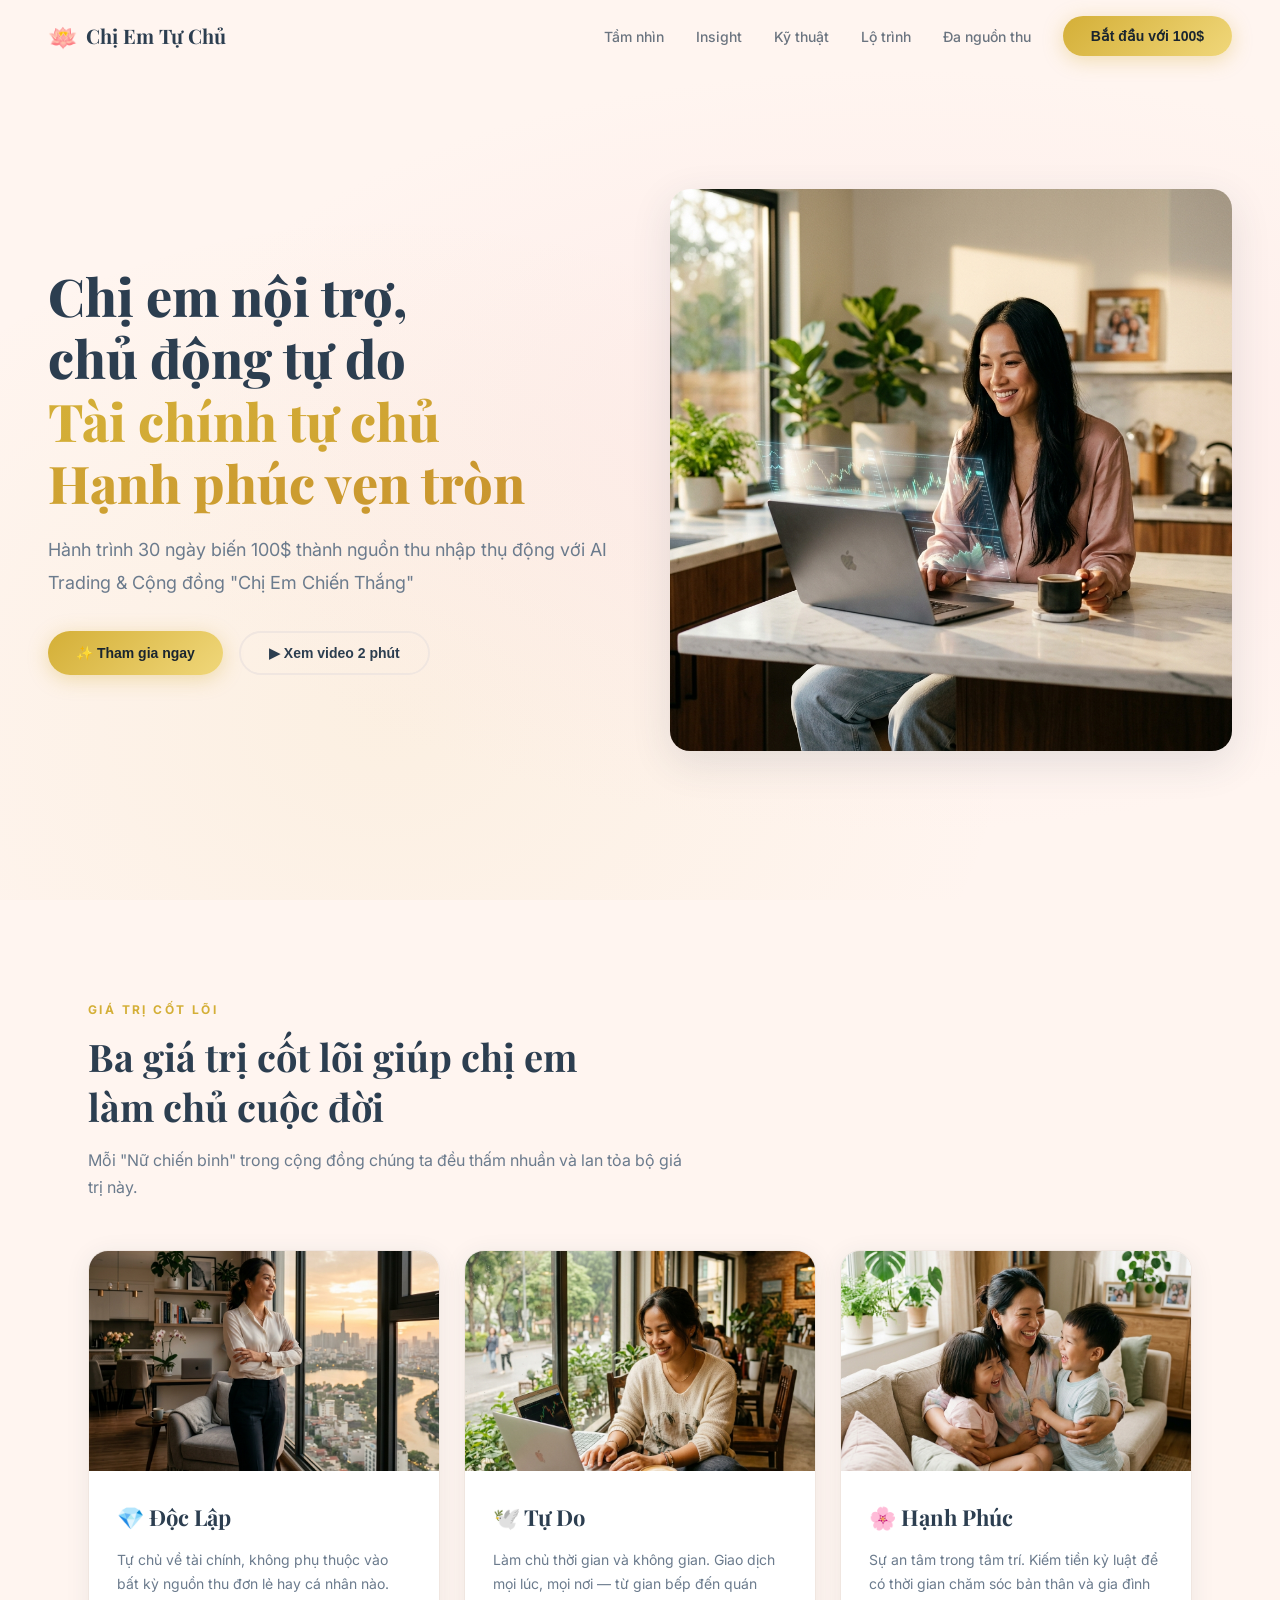
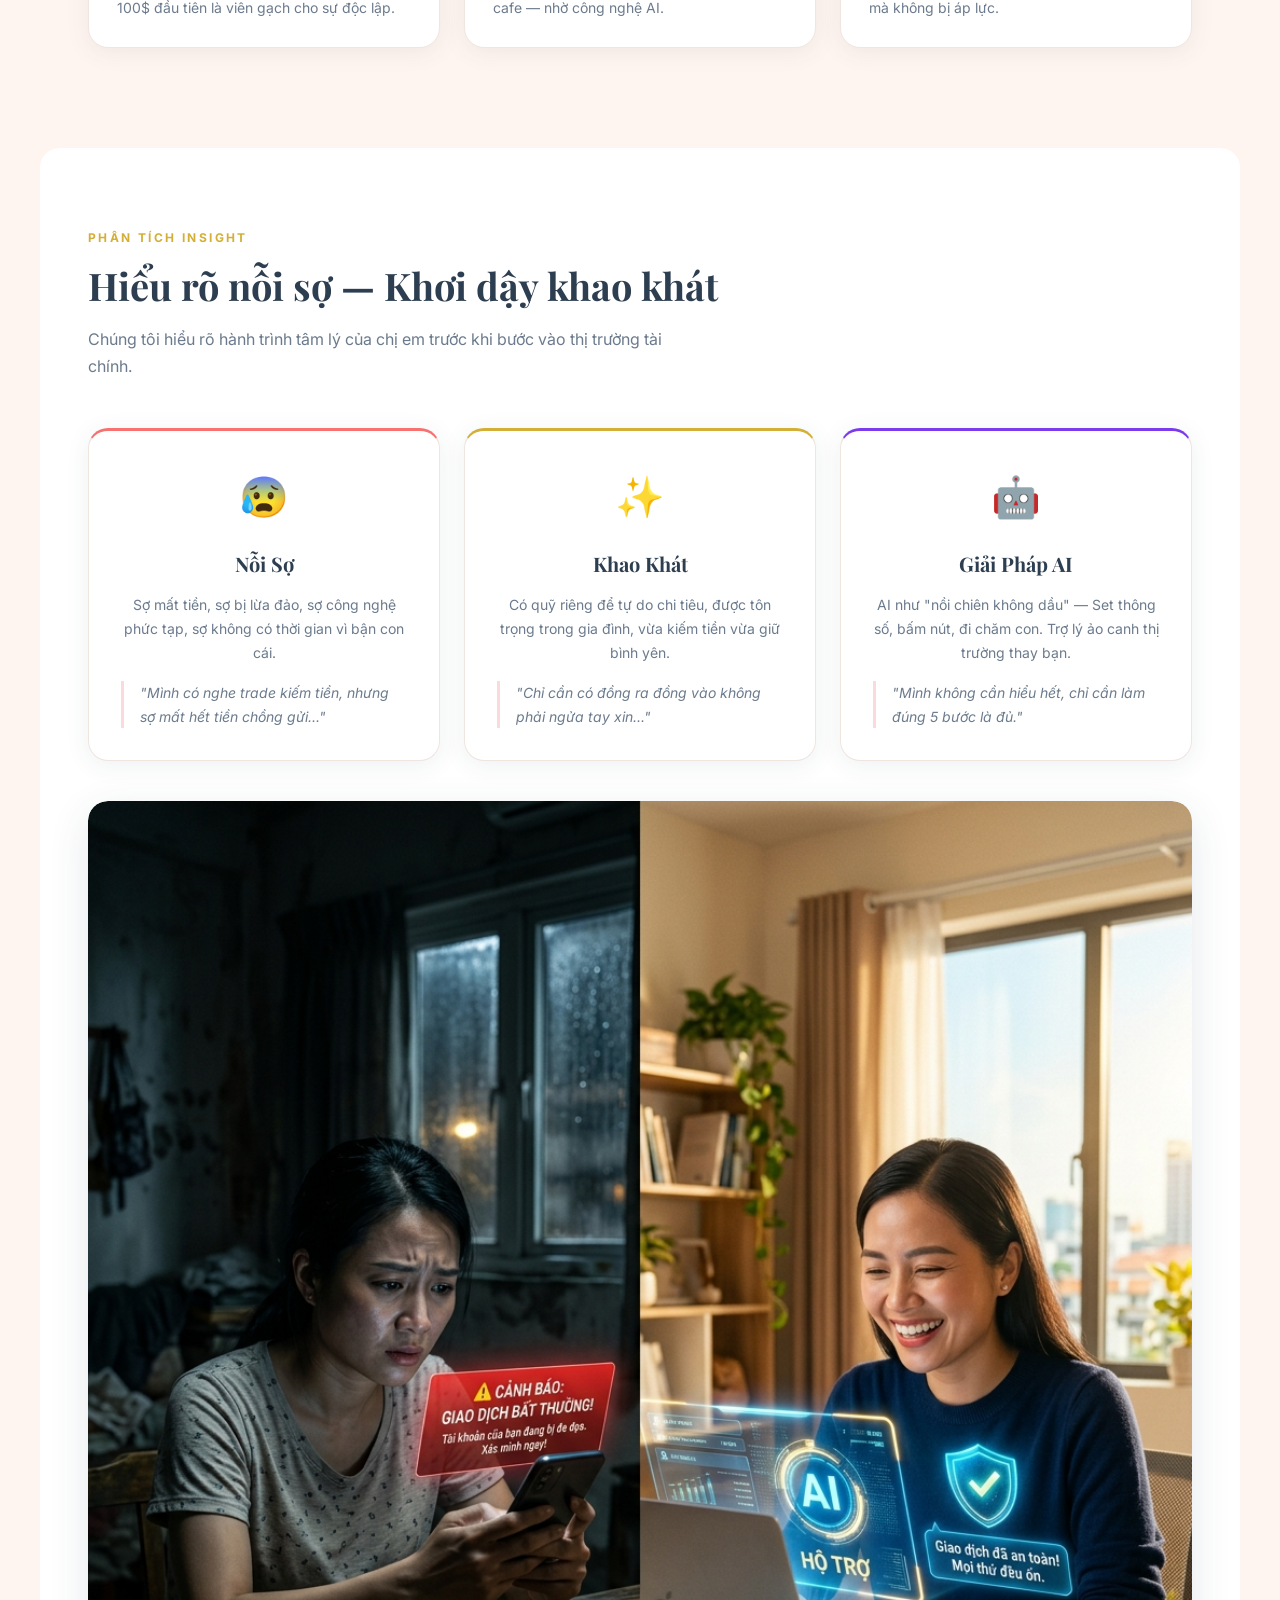
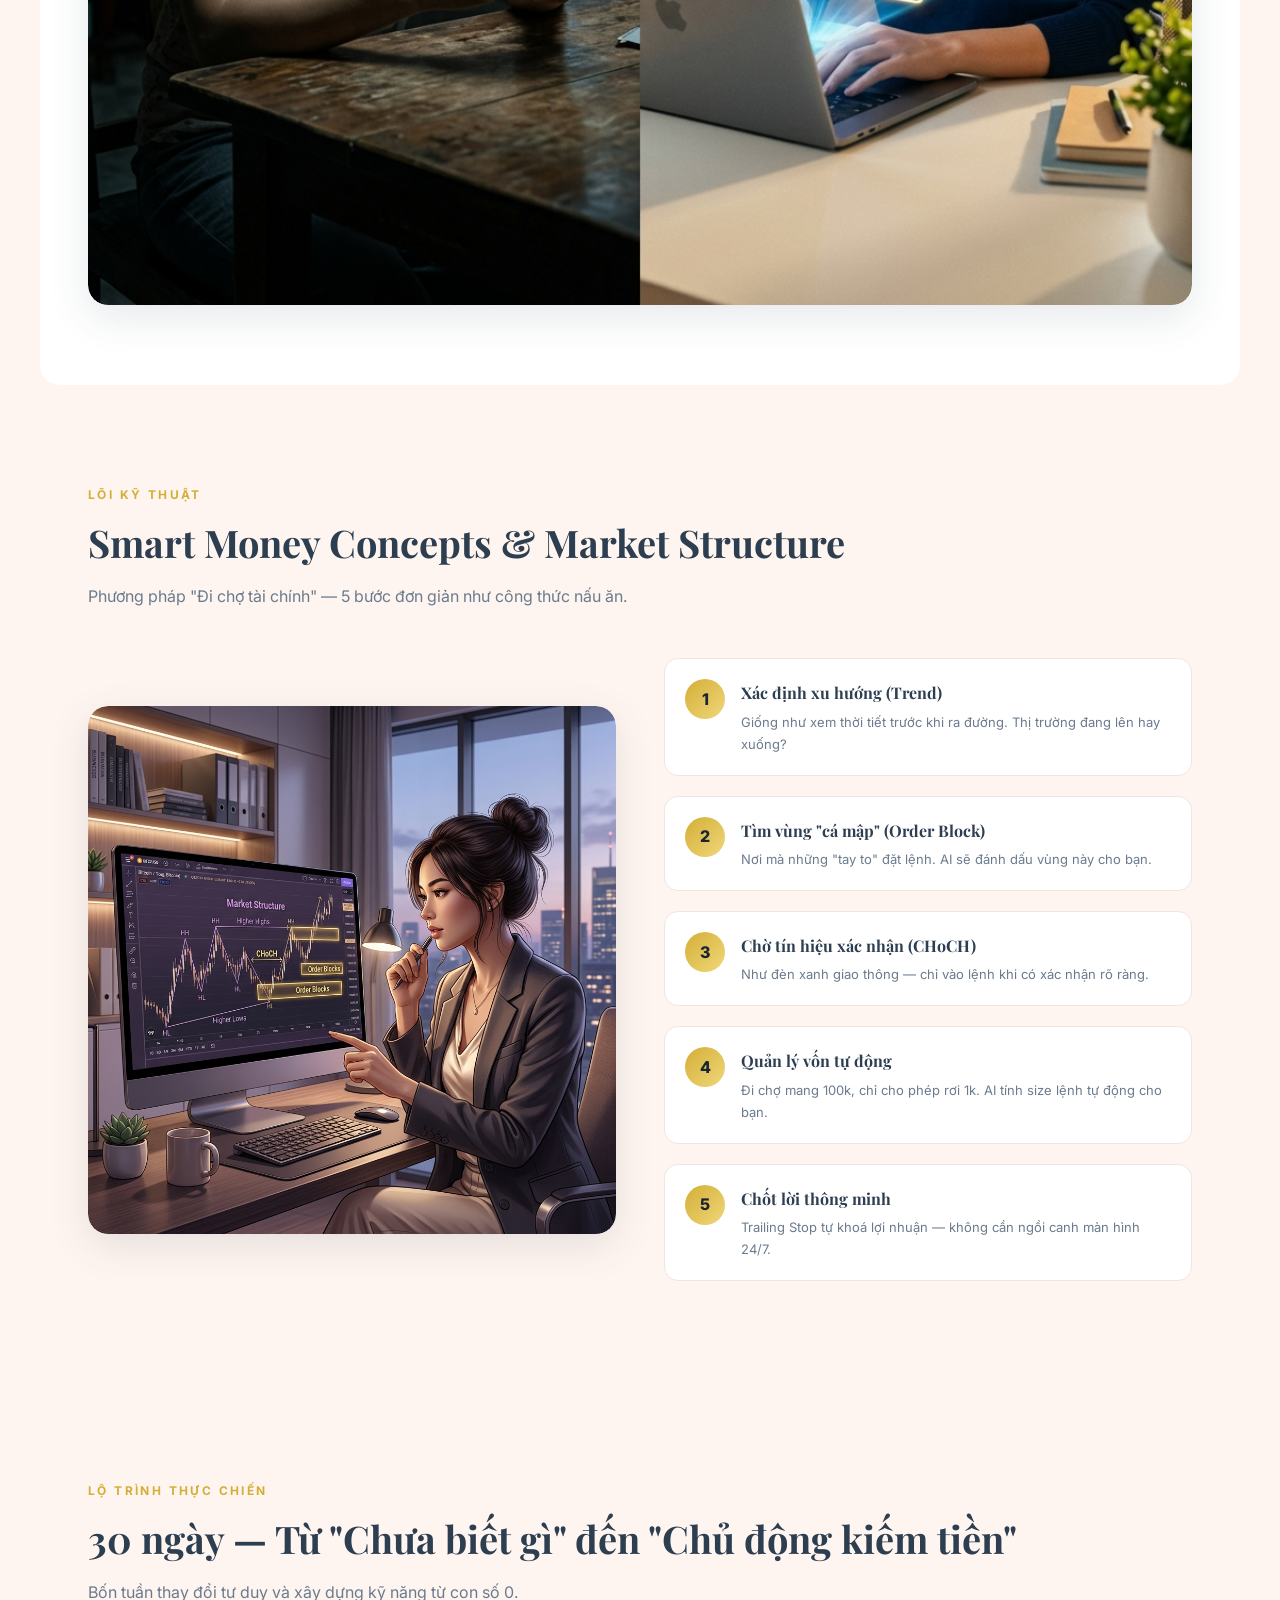
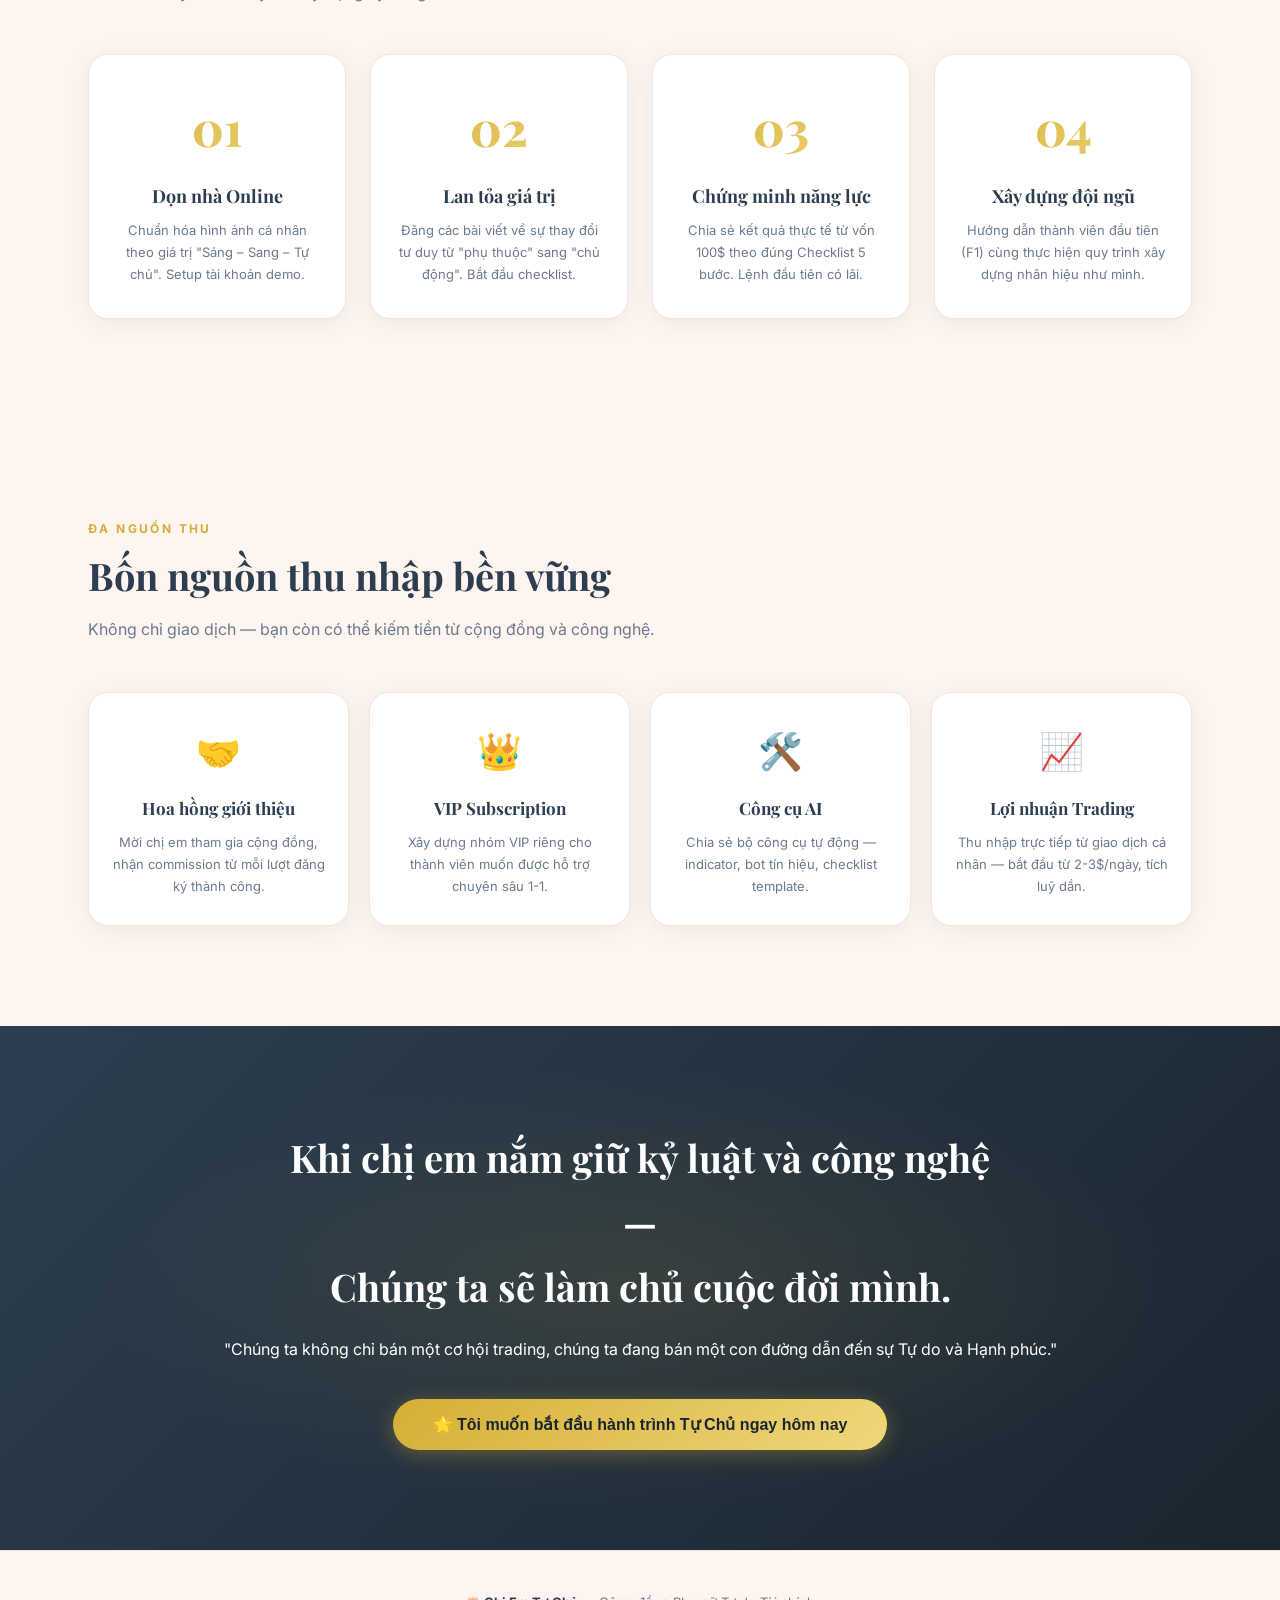
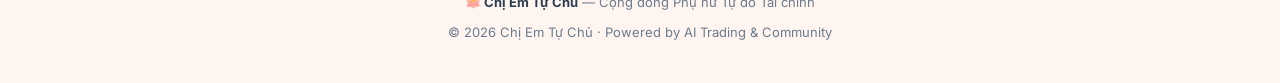
<file: CHI_EM_TU_CHU/index.html>
<!DOCTYPE html>
<html lang="vi">
<head>
<meta charset="UTF-8">
<meta name="viewport" content="width=device-width, initial-scale=1.0">
<title>Chị Em Tự Chủ — Hành Trình Phụ Nữ Tự Do Tài Chính</title>
<meta name="description" content="Cộng đồng Phụ nữ Tự chủ Tài chính - Hành trình 30 ngày biến 100$ thành nguồn thu nhập thụ động với AI Trading.">
<link rel="stylesheet" href="style.css">
</head>
<body>

<!-- NAVBAR -->
<nav class="navbar" id="navbar">
  <div class="nav-logo">
    <span class="lotus">🪷</span> Chị Em Tự Chủ
  </div>
  <ul class="nav-links">
    <li><a href="#vision">Tầm nhìn</a></li>
    <li><a href="#insight">Insight</a></li>
    <li><a href="#technique">Kỹ thuật</a></li>
    <li><a href="#roadmap">Lộ trình</a></li>
    <li><a href="#revenue">Đa nguồn thu</a></li>
    <li><button class="btn-gold" onclick="document.getElementById('cta').scrollIntoView({behavior:'smooth'})">Bắt đầu với 100$</button></li>
  </ul>
</nav>

<!-- HERO -->
<section class="hero">
  <div class="hero-content">
    <div class="hero-text fade-up">
      <h1>Chị em nội trợ,<br>chủ động tự do<br><span class="highlight">Tài chính tự chủ<br>Hạnh phúc vẹn tròn</span></h1>
      <p class="sub">Hành trình 30 ngày biến 100$ thành nguồn thu nhập thụ động với AI Trading & Cộng đồng "Chị Em Chiến Thắng"</p>
      <div class="hero-ctas">
        <button class="btn-gold" onclick="document.getElementById('cta').scrollIntoView({behavior:'smooth'})">✨ Tham gia ngay</button>
        <button class="btn-outline">▶ Xem video 2 phút</button>
      </div>
    </div>
    <div class="hero-img fade-up" style="transition-delay:.2s">
      <img src="assets/hero.png" alt="Phụ nữ Việt Nam tự chủ tài chính với AI Trading">
    </div>
  </div>
</section>

<!-- SECTION 1: TẦM NHÌN -->
<section class="section" id="vision">
  <div class="fade-up">
    <div class="section-label">Giá Trị Cốt Lõi</div>
    <h2 class="section-title">Ba giá trị cốt lõi giúp chị em<br>làm chủ cuộc đời</h2>
    <p class="section-desc">Mỗi "Nữ chiến binh" trong cộng đồng chúng ta đều thấm nhuần và lan tỏa bộ giá trị này.</p>
  </div>
  <div class="values-grid">
    <div class="value-card fade-up">
      <img src="assets/doclap.png" alt="Độc lập tài chính">
      <div class="value-card-body">
        <h3>💎 Độc Lập</h3>
        <p>Tự chủ về tài chính, không phụ thuộc vào bất kỳ nguồn thu đơn lẻ hay cá nhân nào. 100$ đầu tiên là viên gạch cho sự độc lập.</p>
      </div>
    </div>
    <div class="value-card fade-up" style="transition-delay:.15s">
      <img src="assets/tudo.png" alt="Tự do thời gian">
      <div class="value-card-body">
        <h3>🕊️ Tự Do</h3>
        <p>Làm chủ thời gian và không gian. Giao dịch mọi lúc, mọi nơi — từ gian bếp đến quán cafe — nhờ công nghệ AI.</p>
      </div>
    </div>
    <div class="value-card fade-up" style="transition-delay:.3s">
      <img src="assets/hanhphuc.png" alt="Hạnh phúc gia đình">
      <div class="value-card-body">
        <h3>🌸 Hạnh Phúc</h3>
        <p>Sự an tâm trong tâm trí. Kiếm tiền kỷ luật để có thời gian chăm sóc bản thân và gia đình mà không bị áp lực.</p>
      </div>
    </div>
  </div>
</section>

<!-- SECTION 2: INSIGHT -->
<section class="section" id="insight" style="background:var(--white); border-radius:var(--radius); padding:80px 48px; margin:0 auto; max-width:1200px;">
  <div class="fade-up">
    <div class="section-label">Phân Tích Insight</div>
    <h2 class="section-title">Hiểu rõ nỗi sợ — Khơi dậy khao khát</h2>
    <p class="section-desc">Chúng tôi hiểu rõ hành trình tâm lý của chị em trước khi bước vào thị trường tài chính.</p>
  </div>
  <div class="insight-grid fade-up">
    <div class="insight-card" style="border-top:3px solid #f87171;">
      <div class="insight-icon">😰</div>
      <h3>Nỗi Sợ</h3>
      <p style="font-size:14px; color:var(--muted);">Sợ mất tiền, sợ bị lừa đảo, sợ công nghệ phức tạp, sợ không có thời gian vì bận con cái.</p>
      <blockquote>"Mình có nghe trade kiếm tiền, nhưng sợ mất hết tiền chồng gửi..."</blockquote>
    </div>
    <div class="insight-card" style="border-top:3px solid var(--gold);">
      <div class="insight-icon">✨</div>
      <h3>Khao Khát</h3>
      <p style="font-size:14px; color:var(--muted);">Có quỹ riêng để tự do chi tiêu, được tôn trọng trong gia đình, vừa kiếm tiền vừa giữ bình yên.</p>
      <blockquote>"Chỉ cần có đồng ra đồng vào không phải ngửa tay xin..."</blockquote>
    </div>
    <div class="insight-card" style="border-top:3px solid var(--purple);">
      <div class="insight-icon">🤖</div>
      <h3>Giải Pháp AI</h3>
      <p style="font-size:14px; color:var(--muted);">AI như "nồi chiên không dầu" — Set thông số, bấm nút, đi chăm con. Trợ lý ảo canh thị trường thay bạn.</p>
      <blockquote>"Mình không cần hiểu hết, chỉ cần làm đúng 5 bước là đủ."</blockquote>
    </div>
  </div>
  <div class="insight-img fade-up">
    <img src="assets/insight.png" alt="Từ lo sợ đến tự tin với AI" style="width:100%; border-radius:var(--radius);">
  </div>
</section>

<!-- SECTION 3: KỸ THUẬT SMC -->
<section class="section" id="technique">
  <div class="fade-up">
    <div class="section-label">Lõi Kỹ Thuật</div>
    <h2 class="section-title">Smart Money Concepts & Market Structure</h2>
    <p class="section-desc">Phương pháp "Đi chợ tài chính" — 5 bước đơn giản như công thức nấu ăn.</p>
  </div>
  <div class="smc-layout">
    <div class="smc-img fade-up">
      <img src="assets/smc.png" alt="SMC Trading" style="border-radius:var(--radius);">
    </div>
    <div class="smc-steps fade-up" style="transition-delay:.2s">
      <div class="smc-step">
        <div class="smc-step-num">1</div>
        <div><h4>Xác định xu hướng (Trend)</h4><p>Giống như xem thời tiết trước khi ra đường. Thị trường đang lên hay xuống?</p></div>
      </div>
      <div class="smc-step">
        <div class="smc-step-num">2</div>
        <div><h4>Tìm vùng "cá mập" (Order Block)</h4><p>Nơi mà những "tay to" đặt lệnh. AI sẽ đánh dấu vùng này cho bạn.</p></div>
      </div>
      <div class="smc-step">
        <div class="smc-step-num">3</div>
        <div><h4>Chờ tín hiệu xác nhận (CHoCH)</h4><p>Như đèn xanh giao thông — chỉ vào lệnh khi có xác nhận rõ ràng.</p></div>
      </div>
      <div class="smc-step">
        <div class="smc-step-num">4</div>
        <div><h4>Quản lý vốn tự động</h4><p>Đi chợ mang 100k, chỉ cho phép rơi 1k. AI tính size lệnh tự động cho bạn.</p></div>
      </div>
      <div class="smc-step">
        <div class="smc-step-num">5</div>
        <div><h4>Chốt lời thông minh</h4><p>Trailing Stop tự khoá lợi nhuận — không cần ngồi canh màn hình 24/7.</p></div>
      </div>
    </div>
  </div>
</section>

<!-- SECTION 4: LỘ TRÌNH 30 NGÀY -->
<section class="section" id="roadmap">
  <div class="fade-up">
    <div class="section-label">Lộ Trình Thực Chiến</div>
    <h2 class="section-title">30 ngày — Từ "Chưa biết gì" đến "Chủ động kiếm tiền"</h2>
    <p class="section-desc">Bốn tuần thay đổi tư duy và xây dựng kỹ năng từ con số 0.</p>
  </div>
  <div class="timeline">
    <div class="timeline-card fade-up">
      <div class="timeline-num">01</div>
      <h4>Dọn nhà Online</h4>
      <p>Chuẩn hóa hình ảnh cá nhân theo giá trị "Sáng – Sang – Tự chủ". Setup tài khoản demo.</p>
    </div>
    <div class="timeline-card fade-up" style="transition-delay:.1s">
      <div class="timeline-num">02</div>
      <h4>Lan tỏa giá trị</h4>
      <p>Đăng các bài viết về sự thay đổi tư duy từ "phụ thuộc" sang "chủ động". Bắt đầu checklist.</p>
    </div>
    <div class="timeline-card fade-up" style="transition-delay:.2s">
      <div class="timeline-num">03</div>
      <h4>Chứng minh năng lực</h4>
      <p>Chia sẻ kết quả thực tế từ vốn 100$ theo đúng Checklist 5 bước. Lệnh đầu tiên có lãi.</p>
    </div>
    <div class="timeline-card fade-up" style="transition-delay:.3s">
      <div class="timeline-num">04</div>
      <h4>Xây dựng đội ngũ</h4>
      <p>Hướng dẫn thành viên đầu tiên (F1) cùng thực hiện quy trình xây dựng nhân hiệu như mình.</p>
    </div>
  </div>
</section>

<!-- SECTION 5: CHIẾN LƯỢC ĐA NGUỒN THU -->
<section class="section" id="revenue">
  <div class="fade-up">
    <div class="section-label">Đa Nguồn Thu</div>
    <h2 class="section-title">Bốn nguồn thu nhập bền vững</h2>
    <p class="section-desc">Không chỉ giao dịch — bạn còn có thể kiếm tiền từ cộng đồng và công nghệ.</p>
  </div>
  <div class="revenue-grid">
    <div class="revenue-card fade-up">
      <div class="revenue-icon">🤝</div>
      <h4>Hoa hồng giới thiệu</h4>
      <p>Mời chị em tham gia cộng đồng, nhận commission từ mỗi lượt đăng ký thành công.</p>
    </div>
    <div class="revenue-card fade-up" style="transition-delay:.1s">
      <div class="revenue-icon">👑</div>
      <h4>VIP Subscription</h4>
      <p>Xây dựng nhóm VIP riêng cho thành viên muốn được hỗ trợ chuyên sâu 1-1.</p>
    </div>
    <div class="revenue-card fade-up" style="transition-delay:.2s">
      <div class="revenue-icon">🛠️</div>
      <h4>Công cụ AI</h4>
      <p>Chia sẻ bộ công cụ tự động — indicator, bot tín hiệu, checklist template.</p>
    </div>
    <div class="revenue-card fade-up" style="transition-delay:.3s">
      <div class="revenue-icon">📈</div>
      <h4>Lợi nhuận Trading</h4>
      <p>Thu nhập trực tiếp từ giao dịch cá nhân — bắt đầu từ 2-3$/ngày, tích luỹ dần.</p>
    </div>
  </div>
</section>

<!-- FINAL CTA -->
<section class="final-cta" id="cta">
  <h2 class="fade-up">Khi chị em nắm giữ kỷ luật và công nghệ —<br>Chúng ta sẽ làm chủ cuộc đời mình.</h2>
  <p class="fade-up">"Chúng ta không chỉ bán một cơ hội trading, chúng ta đang bán một con đường dẫn đến sự Tự do và Hạnh phúc."</p>
  <button class="btn-gold fade-up" style="transition-delay:.2s">🌟 Tôi muốn bắt đầu hành trình Tự Chủ ngay hôm nay</button>
</section>

<!-- FOOTER -->
<footer class="footer">
  <p><strong>🪷 Chị Em Tự Chủ</strong> — Cộng đồng Phụ nữ Tự do Tài chính</p>
  <p style="margin-top:8px;">© 2026 Chị Em Tự Chủ · Powered by AI Trading & Community</p>
</footer>

<script>
// Navbar scroll effect
const navbar = document.getElementById('navbar');
window.addEventListener('scroll', () => {
  navbar.classList.toggle('scrolled', window.scrollY > 60);
});

// Scroll animation (Intersection Observer)
const observer = new IntersectionObserver((entries) => {
  entries.forEach(entry => {
    if (entry.isIntersecting) {
      entry.target.classList.add('visible');
    }
  });
}, { threshold: 0.1, rootMargin: '0px 0px -60px 0px' });

document.querySelectorAll('.fade-up').forEach(el => observer.observe(el));
</script>
</body>
</html>
</file>
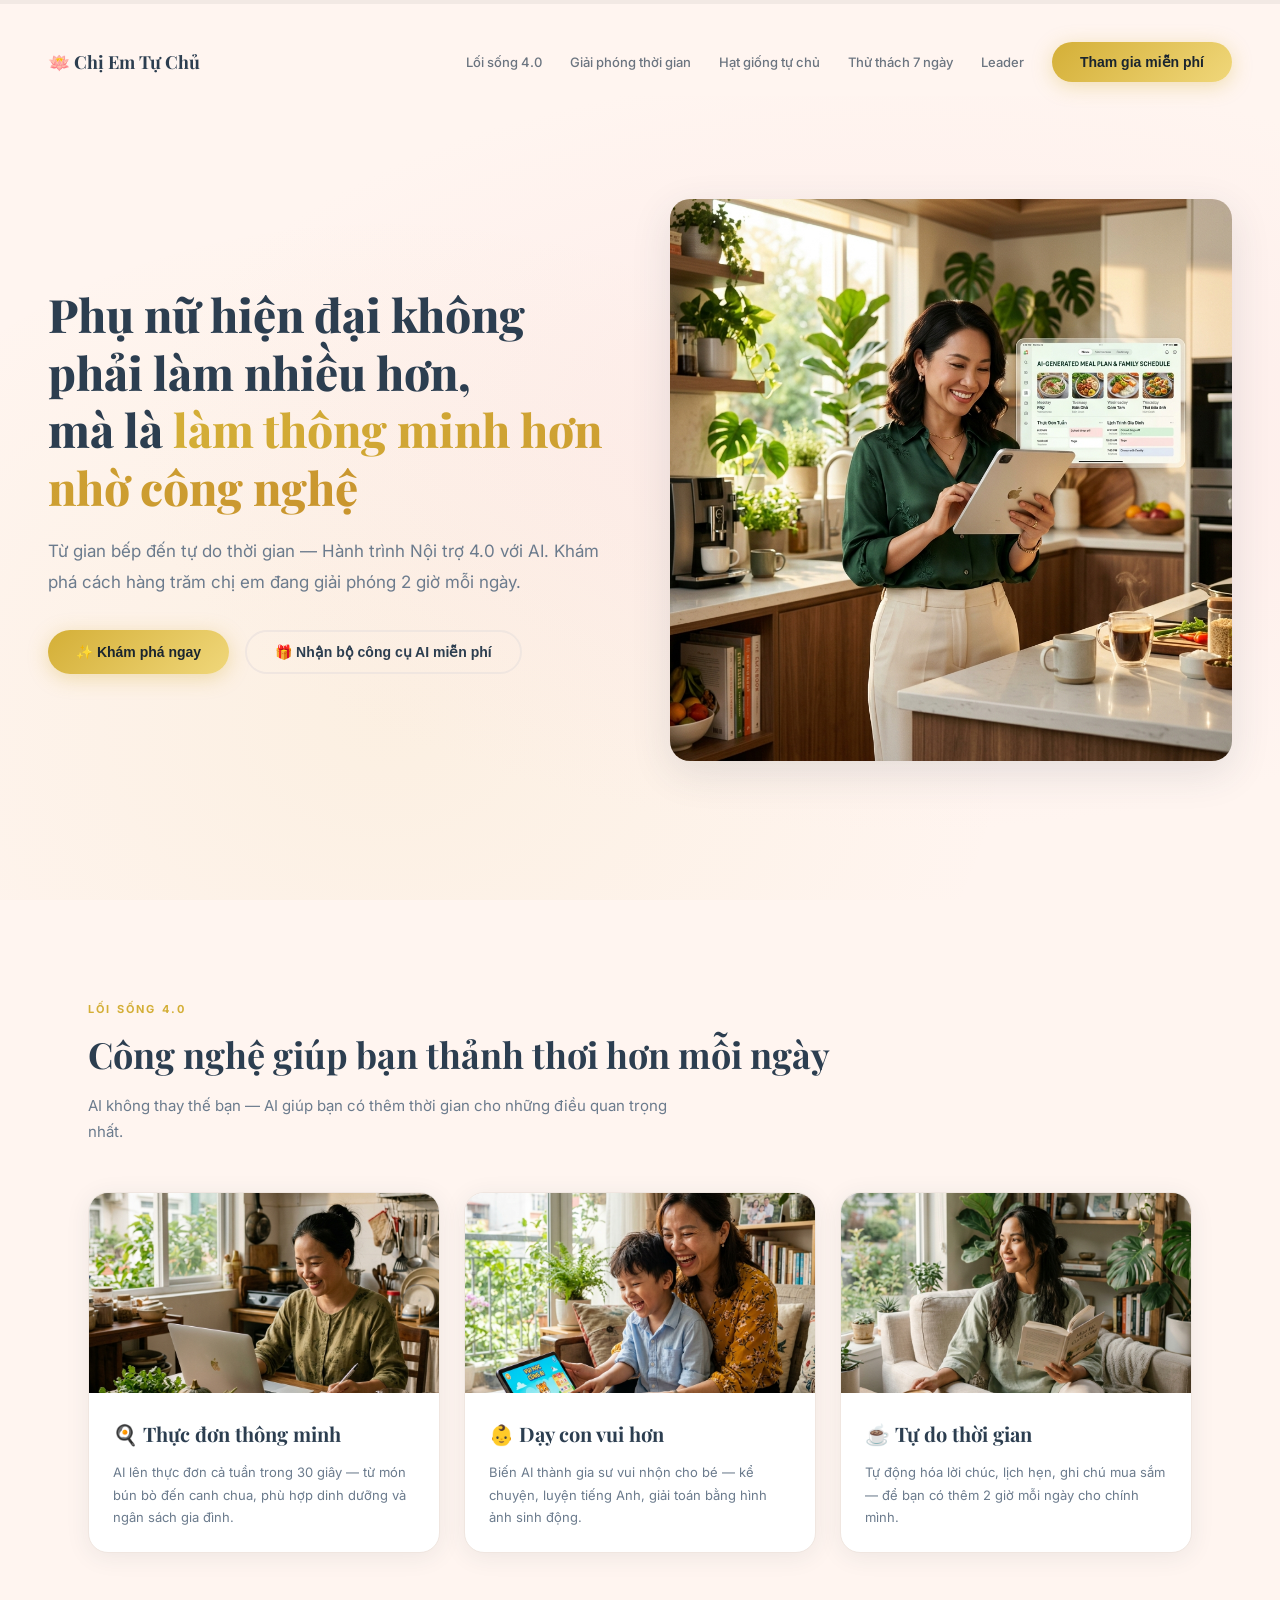
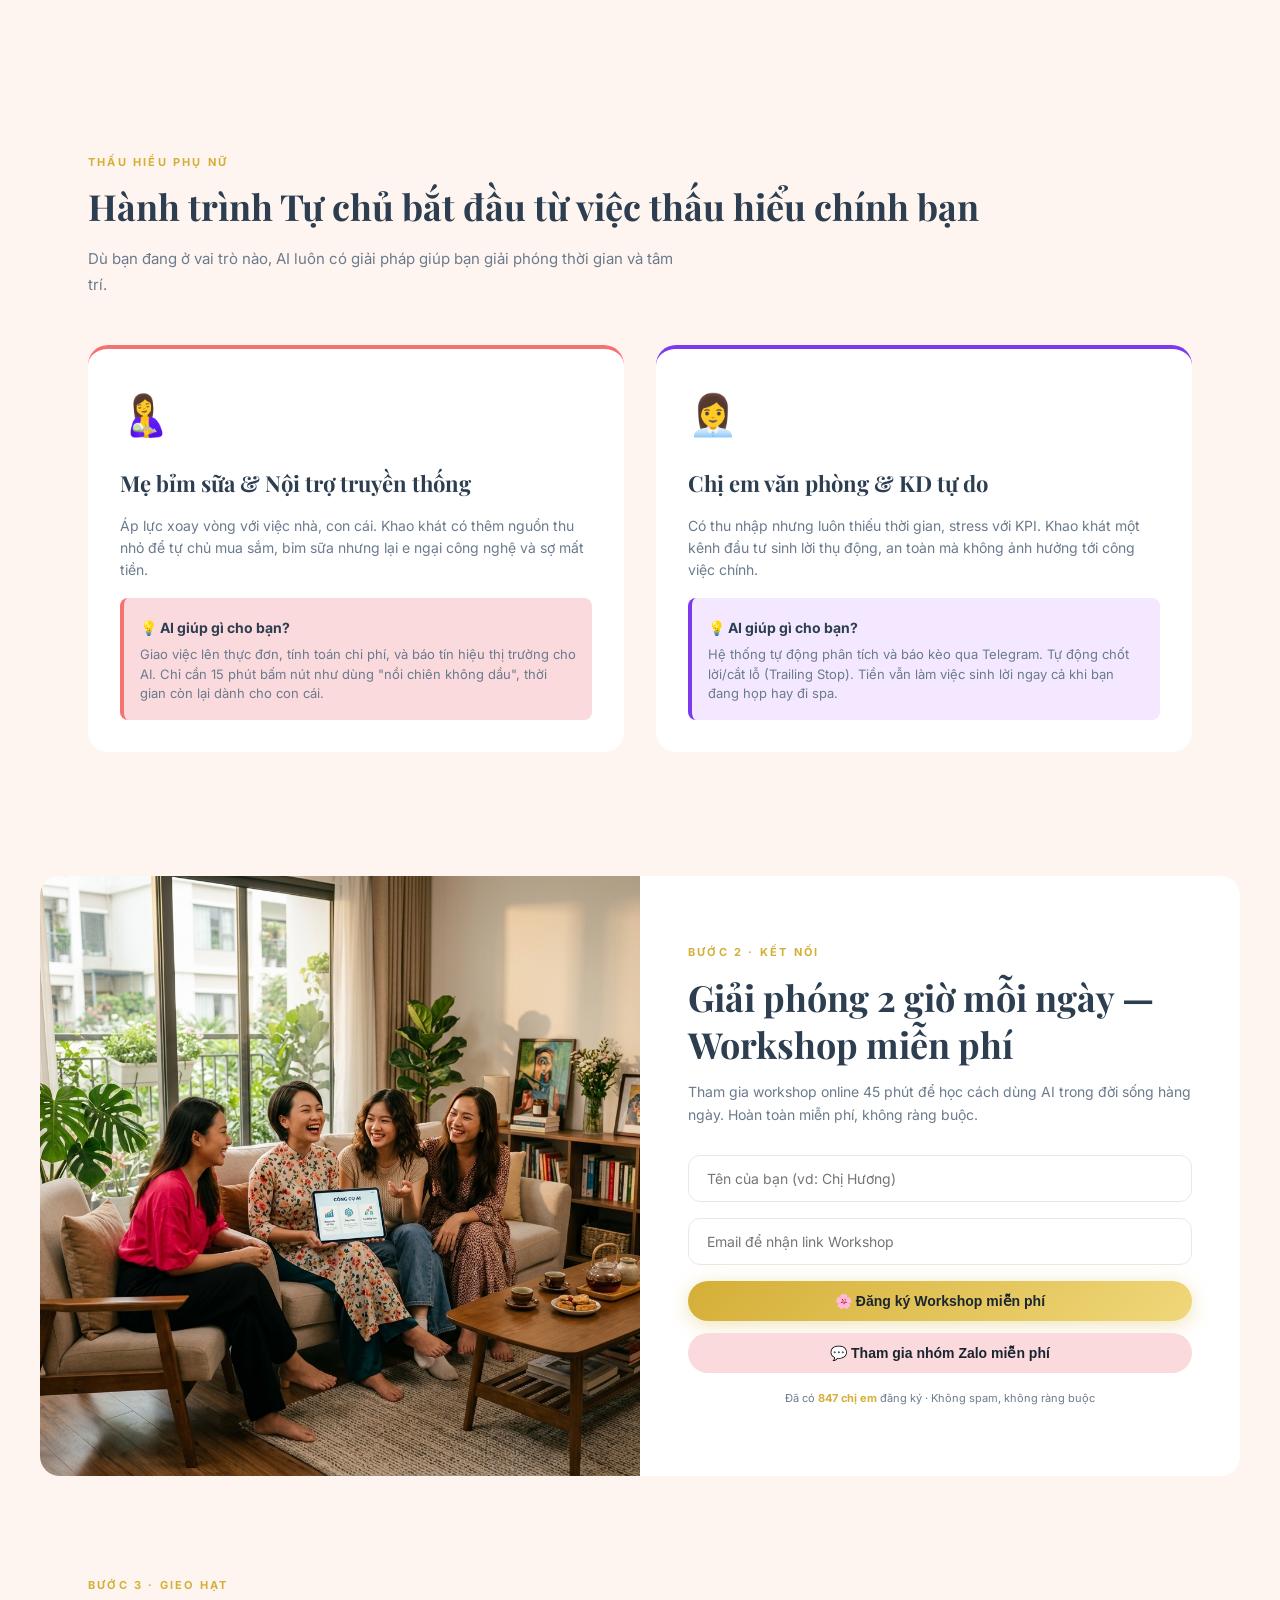
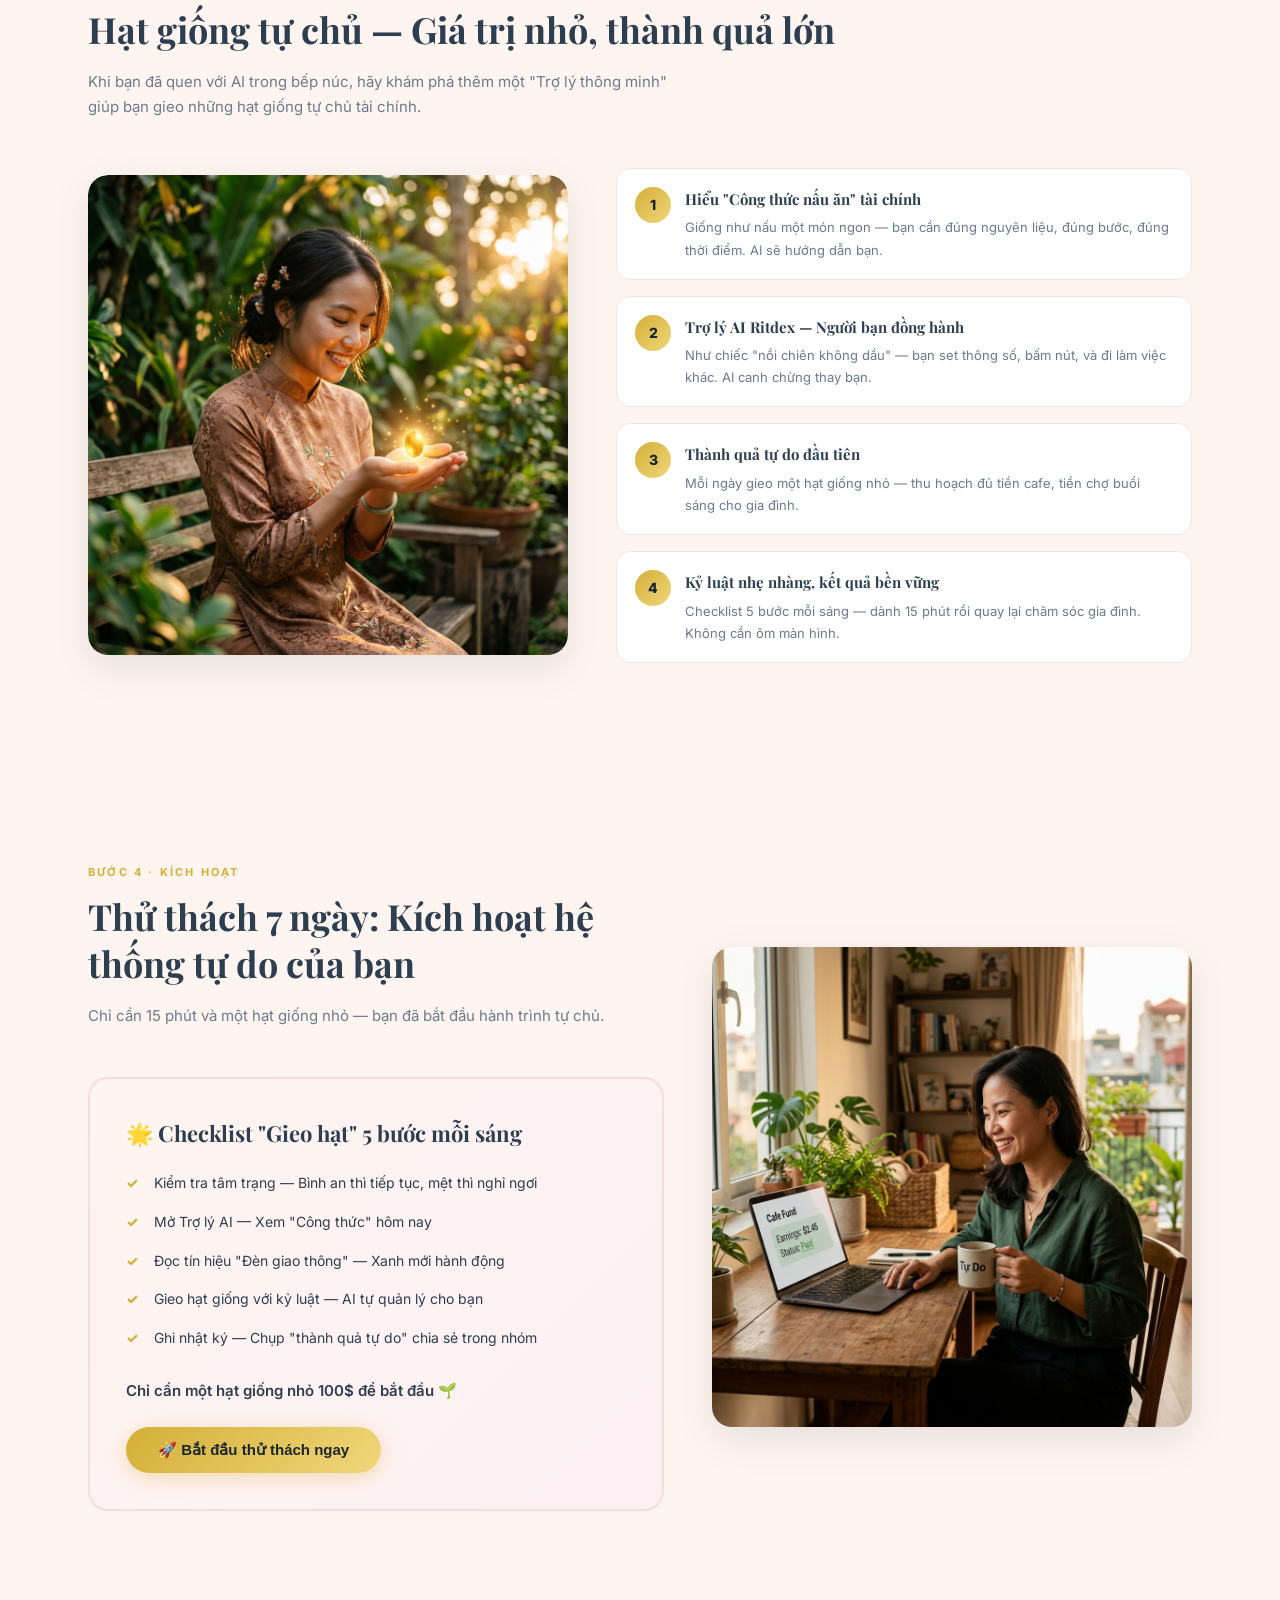
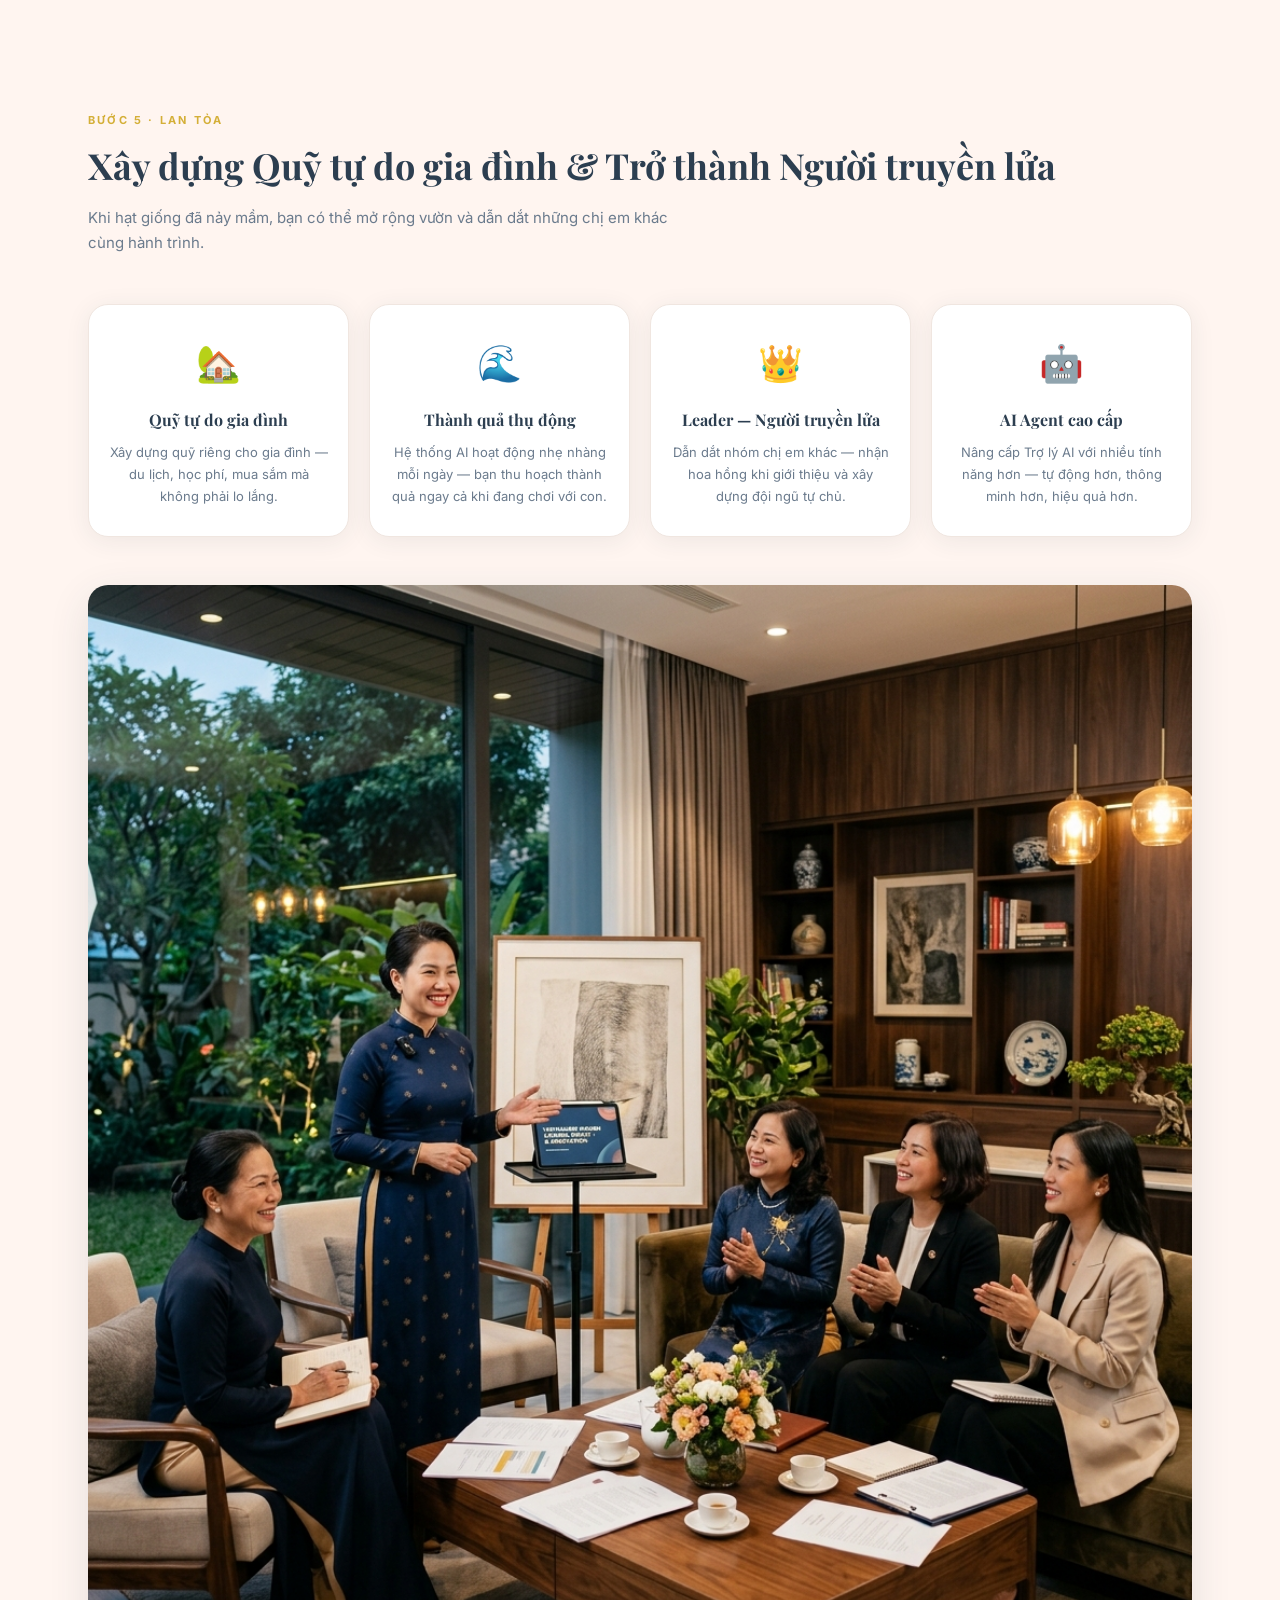
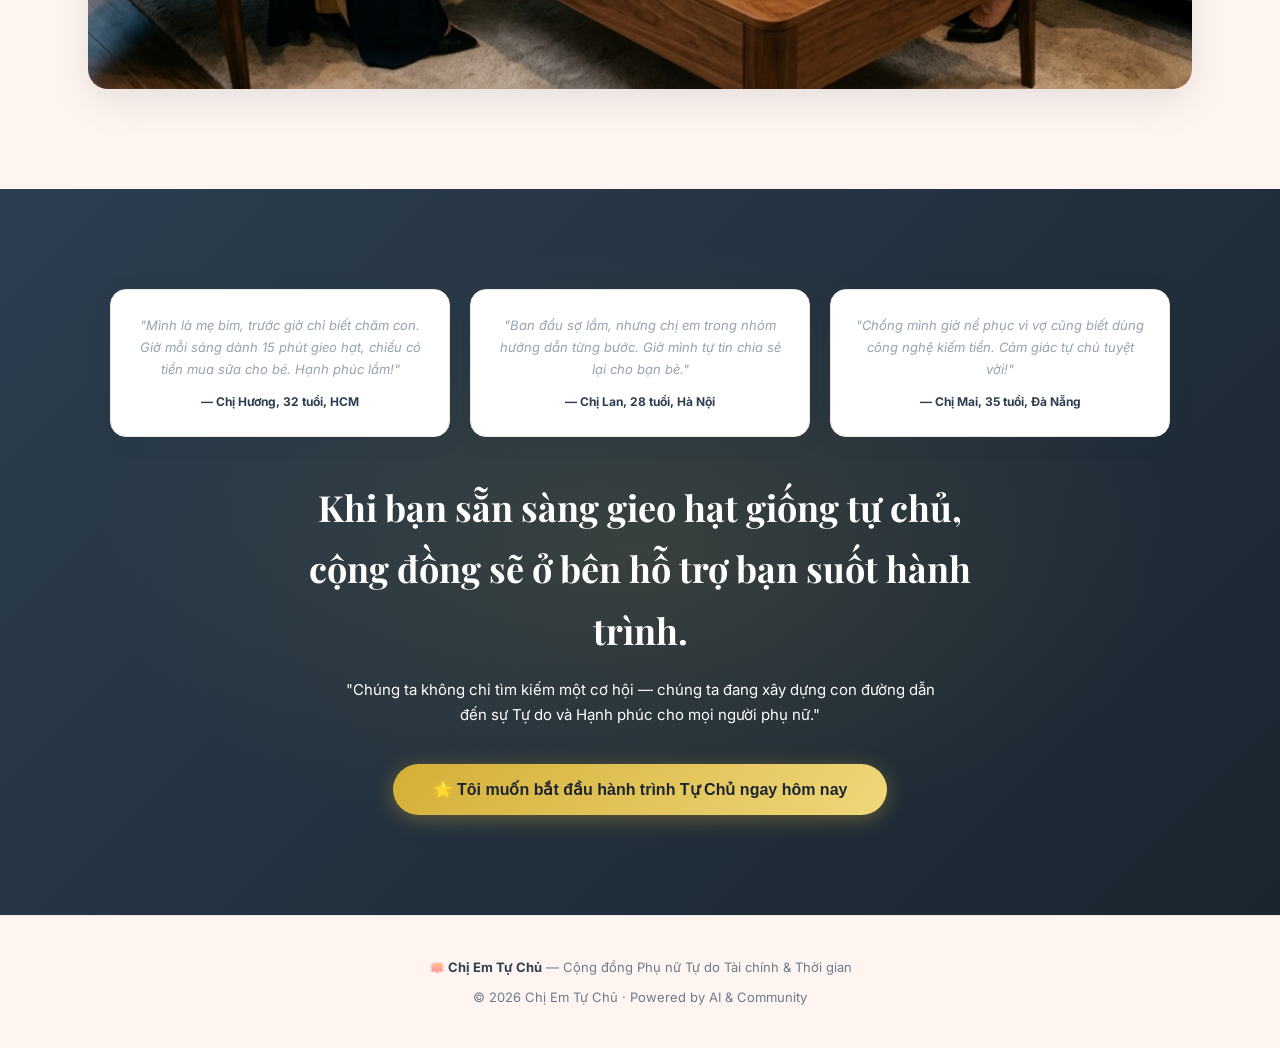
<file: phunulamchuai.html>
<!DOCTYPE html>
<html lang="vi">
<head>
<meta charset="UTF-8">
<meta name="viewport" content="width=device-width, initial-scale=1.0">
<title>Chị Em Tự Chủ — Phễu Cộng Đồng Nội Trợ 4.0</title>
<meta name="description" content="Phụ nữ hiện đại không phải làm nhiều hơn, mà là làm thông minh hơn nhờ công nghệ. Hành trình Nội trợ 4.0 với AI.">
<!-- SEO & Open Graph Tags -->
<meta property="og:title" content="Chị Em Tự Chủ — Phễu Cộng Đồng Nội Trợ 4.0">
<meta property="og:description" content="Phụ nữ hiện đại không phải làm nhiều hơn, mà là làm thông minh hơn nhờ công nghệ. Hành trình Nội trợ 4.0 với AI.">
<meta property="og:type" content="website">
<meta property="og:url" content="https://phunulamchuai.vercel.app/">
<meta property="og:image" content="https://phunulamchuai.vercel.app/assets/hero.png">
<!-- Twitter Card -->
<meta name="twitter:card" content="summary_large_image">
<meta name="twitter:title" content="Chị Em Tự Chủ — Phễu Cộng Đồng Nội Trợ 4.0">
<meta name="twitter:description" content="Hành trình Nội trợ 4.0 với AI. Khám phá cách hàng trăm chị em đang giải phóng 2 giờ mỗi ngày.">
<meta name="twitter:image" content="https://phunulamchuai.vercel.app/assets/hero.png">
<!-- Canonical URL & Favicon -->
<link rel="canonical" href="https://phunulamchuai.vercel.app/">
<link rel="icon" href="data:image/svg+xml,<svg xmlns=%22http://www.w3.org/2000/svg%22 viewBox=%220 0 100 100%22><text y=%22.9em%22 font-size=%2290%22>🪷</text></svg>">
<link rel="stylesheet" href="style.css">
</head>
<body>

<!-- PROGRESS BAR -->
<div class="progress-wrap"><div class="progress-bar" id="progressBar"></div></div>
<div class="funnel-labels" id="funnelLabels">
  <span data-tier="1">Bước 1 · Làm quen</span>
  <span data-tier="2">Bước 2 · Kết nối</span>
  <span data-tier="3">Bước 3 · Gieo hạt</span>
  <span data-tier="4">Bước 4 · Kích hoạt</span>
  <span data-tier="5">Bước 5 · Lan tỏa</span>
</div>

<!-- NAVBAR -->
<nav class="navbar" id="navbar">
  <div class="nav-logo">🪷 Chị Em Tự Chủ</div>
  <ul class="nav-links">
    <li><a href="#t1">Lối sống 4.0</a></li>
    <li><a href="#t2">Giải phóng thời gian</a></li>
    <li><a href="#t3">Hạt giống tự chủ</a></li>
    <li><a href="#t4">Thử thách 7 ngày</a></li>
    <li><a href="#t5">Leader</a></li>
    <li><button class="btn-gold" onclick="document.getElementById('t2').scrollIntoView({behavior:'smooth'})">Tham gia miễn phí</button></li>
  </ul>
</nav>

<!-- HERO — TẦNG 1: THU HÚT -->
<section class="hero" id="t1" data-tier="1">
  <div class="hero-content">
    <div class="hero-text fade-up">
      <h1>Phụ nữ hiện đại không phải làm nhiều hơn,<br>mà là <span class="hl">làm thông minh hơn nhờ công nghệ</span></h1>
      <p class="sub">Từ gian bếp đến tự do thời gian — Hành trình Nội trợ 4.0 với AI. Khám phá cách hàng trăm chị em đang giải phóng 2 giờ mỗi ngày.</p>
      <div class="hero-ctas">
        <button class="btn-gold" onclick="document.getElementById('t2').scrollIntoView({behavior:'smooth'})">✨ Khám phá ngay</button>
        <button class="btn-outline">🎁 Nhận bộ công cụ AI miễn phí</button>
      </div>
    </div>
    <div class="hero-img fade-up" style="transition-delay:.2s">
      <img src="assets/hero.png" alt="Nội trợ 4.0 với AI">
    </div>
  </div>
</section>

<!-- SECTION 1: NỘI TRỢ 4.0 -->
<section class="section" data-tier="1">
  <div class="fade-up">
    <div class="section-label">Lối Sống 4.0</div>
    <h2 class="section-title">Công nghệ giúp bạn thảnh thơi hơn mỗi ngày</h2>
    <p class="section-desc">AI không thay thế bạn — AI giúp bạn có thêm thời gian cho những điều quan trọng nhất.</p>
  </div>
  <div class="card-grid col3">
    <div class="card fade-up">
      <img src="assets/meal.png" alt="Thực đơn AI">
      <div class="card-body">
        <h3>🍳 Thực đơn thông minh</h3>
        <p>AI lên thực đơn cả tuần trong 30 giây — từ món bún bò đến canh chua, phù hợp dinh dưỡng và ngân sách gia đình.</p>
      </div>
    </div>
    <div class="card fade-up" style="transition-delay:.15s">
      <img src="assets/child.png" alt="Dạy con cùng AI">
      <div class="card-body">
        <h3>👶 Dạy con vui hơn</h3>
        <p>Biến AI thành gia sư vui nhộn cho bé — kể chuyện, luyện tiếng Anh, giải toán bằng hình ảnh sinh động.</p>
      </div>
    </div>
    <div class="card fade-up" style="transition-delay:.3s">
      <img src="assets/relax.png" alt="Tự do thời gian">
      <div class="card-body">
        <h3>☕ Tự do thời gian</h3>
        <p>Tự động hóa lời chúc, lịch hẹn, ghi chú mua sắm — để bạn có thêm 2 giờ mỗi ngày cho chính mình.</p>
      </div>
    </div>
  </div>
</section>

<!-- SECTION: INSIGHT 2 NHÓM CHỊ EM -->
<section class="section" id="insight">
  <div class="fade-up">
    <div class="section-label">Thấu Hiểu Phụ Nữ</div>
    <h2 class="section-title">Hành trình Tự chủ bắt đầu từ việc thấu hiểu chính bạn</h2>
    <p class="section-desc">Dù bạn đang ở vai trò nào, AI luôn có giải pháp giúp bạn giải phóng thời gian và tâm trí.</p>
  </div>
  
  <div class="personas-wrapper fade-up" style="display:flex; gap:32px; margin-bottom:24px; flex-wrap:wrap;">
    <!-- Nhóm 1 -->
    <div class="persona-card" style="flex:1; min-width:300px; background:var(--white); padding:32px; border-radius:var(--r); border-top:4px solid #f87171; box-shadow:var(--shadow-sm);">
      <div style="font-size:40px; margin-bottom:16px;">🤱</div>
      <h3 style="font-size:22px; margin-bottom:12px; color:var(--navy);">Mẹ bỉm sữa & Nội trợ truyền thống</h3>
      <p style="font-size:14px; color:var(--muted); margin-bottom:16px; line-height:1.6;">Áp lực xoay vòng với việc nhà, con cái. Khao khát có thêm nguồn thu nhỏ để tự chủ mua sắm, bỉm sữa nhưng lại e ngại công nghệ và sợ mất tiền.</p>
      <div style="background:var(--blush); padding:16px; border-radius:8px; border-left:4px solid #f87171;">
        <strong style="color:var(--navy); font-size:14px;">💡 AI giúp gì cho bạn?</strong>
        <p style="font-size:13px; color:var(--muted); margin-top:4px; line-height:1.5;">Giao việc lên thực đơn, tính toán chi phí, và báo tín hiệu thị trường cho AI. Chỉ cần 15 phút bấm nút như dùng "nồi chiên không dầu", thời gian còn lại dành cho con cái.</p>
      </div>
    </div>
    
    <!-- Nhóm 2 -->
    <div class="persona-card" style="flex:1; min-width:300px; background:var(--white); padding:32px; border-radius:var(--r); border-top:4px solid var(--purple); box-shadow:var(--shadow-sm);">
      <div style="font-size:40px; margin-bottom:16px;">👩‍💼</div>
      <h3 style="font-size:22px; margin-bottom:12px; color:var(--navy);">Chị em văn phòng & KD tự do</h3>
      <p style="font-size:14px; color:var(--muted); margin-bottom:16px; line-height:1.6;">Có thu nhập nhưng luôn thiếu thời gian, stress với KPI. Khao khát một kênh đầu tư sinh lời thụ động, an toàn mà không ảnh hưởng tới công việc chính.</p>
      <div style="background:#f3e8ff; padding:16px; border-radius:8px; border-left:4px solid var(--purple);">
        <strong style="color:var(--navy); font-size:14px;">💡 AI giúp gì cho bạn?</strong>
        <p style="font-size:13px; color:var(--muted); margin-top:4px; line-height:1.5;">Hệ thống tự động phân tích và báo kèo qua Telegram. Tự động chốt lời/cắt lỗ (Trailing Stop). Tiền vẫn làm việc sinh lời ngay cả khi bạn đang họp hay đi spa.</p>
      </div>
    </div>
  </div>
</section>

<!-- SECTION 2: WORKSHOP & ZALO — TẦNG 2 -->
<div class="workshop-section" id="t2" data-tier="2">
  <div class="workshop-grid">
    <div class="workshop-img">
      <img src="assets/community.png" alt="Cộng đồng chị em">
    </div>
    <div class="workshop-form fade-up">
      <div class="section-label">Bước 2 · Kết Nối</div>
      <h2 class="section-title" style="margin-bottom:12px;">Giải phóng 2 giờ mỗi ngày — Workshop miễn phí</h2>
      <p style="font-size:14px;color:var(--muted);margin-bottom:28px;">Tham gia workshop online 45 phút để học cách dùng AI trong đời sống hàng ngày. Hoàn toàn miễn phí, không ràng buộc.</p>
      <div class="form-group"><input type="text" placeholder="Tên của bạn (vd: Chị Hương)" id="userName"></div>
      <div class="form-group"><input type="email" placeholder="Email để nhận link Workshop" id="userEmail"></div>
      <button class="btn-gold" style="width:100%;justify-content:center;margin-bottom:12px;">🌸 Đăng ký Workshop miễn phí</button>
      <button class="btn-blush" style="width:100%;justify-content:center;">💬 Tham gia nhóm Zalo miễn phí</button>
      <p style="font-size:11px;color:var(--muted);margin-top:16px;text-align:center;">Đã có <strong style="color:var(--gold);">847 chị em</strong> đăng ký · Không spam, không ràng buộc</p>
    </div>
  </div>
</div>

<!-- SECTION 3: HẠT GIỐNG TỰ CHỦ — TẦNG 3 -->
<section class="section" id="t3" data-tier="3">
  <div class="fade-up">
    <div class="section-label">Bước 3 · Gieo Hạt</div>
    <h2 class="section-title">Hạt giống tự chủ — Giá trị nhỏ, thành quả lớn</h2>
    <p class="section-desc">Khi bạn đã quen với AI trong bếp núc, hãy khám phá thêm một "Trợ lý thông minh" giúp bạn gieo những hạt giống tự chủ tài chính.</p>
  </div>
  <div class="seed-layout">
    <div class="seed-img fade-up">
      <img src="assets/seed.png" alt="Hạt giống tự chủ" style="border-radius:var(--r);">
    </div>
    <div class="seed-steps fade-up" style="transition-delay:.2s">
      <div class="seed-step">
        <div class="step-num">1</div>
        <div><h4 style="font-size:15px;margin-bottom:4px;">Hiểu "Công thức nấu ăn" tài chính</h4><p style="font-size:13px;color:var(--muted);">Giống như nấu một món ngon — bạn cần đúng nguyên liệu, đúng bước, đúng thời điểm. AI sẽ hướng dẫn bạn.</p></div>
      </div>
      <div class="seed-step">
        <div class="step-num">2</div>
        <div><h4 style="font-size:15px;margin-bottom:4px;">Trợ lý AI Ritdex — Người bạn đồng hành</h4><p style="font-size:13px;color:var(--muted);">Như chiếc "nồi chiên không dầu" — bạn set thông số, bấm nút, và đi làm việc khác. AI canh chừng thay bạn.</p></div>
      </div>
      <div class="seed-step">
        <div class="step-num">3</div>
        <div><h4 style="font-size:15px;margin-bottom:4px;">Thành quả tự do đầu tiên</h4><p style="font-size:13px;color:var(--muted);">Mỗi ngày gieo một hạt giống nhỏ — thu hoạch đủ tiền cafe, tiền chợ buổi sáng cho gia đình.</p></div>
      </div>
      <div class="seed-step">
        <div class="step-num">4</div>
        <div><h4 style="font-size:15px;margin-bottom:4px;">Kỷ luật nhẹ nhàng, kết quả bền vững</h4><p style="font-size:13px;color:var(--muted);">Checklist 5 bước mỗi sáng — dành 15 phút rồi quay lại chăm sóc gia đình. Không cần ôm màn hình.</p></div>
      </div>
    </div>
  </div>
</section>

<!-- SECTION 4: THỬ THÁCH 7 NGÀY — TẦNG 4 -->
<section class="section" id="t4" data-tier="4">
  <div class="challenge-layout">
    <div class="challenge-content fade-up">
      <div class="section-label">Bước 4 · Kích Hoạt</div>
      <h2 class="section-title" style="margin-bottom: 16px;">Thử thách 7 ngày: Kích hoạt hệ thống tự do của bạn</h2>
      <p class="section-desc">Chỉ cần 15 phút và một hạt giống nhỏ — bạn đã bắt đầu hành trình tự chủ.</p>
      
      <div class="challenge-box" style="text-align: left; padding: 36px;">
        <h3 style="font-size:22px;margin-bottom:16px;">🌟 Checklist "Gieo hạt" 5 bước mỗi sáng</h3>
        <ul class="challenge-checklist" style="margin: 0 0 24px;">
          <li>Kiểm tra tâm trạng — Bình an thì tiếp tục, mệt thì nghỉ ngơi</li>
          <li>Mở Trợ lý AI — Xem "Công thức" hôm nay</li>
          <li>Đọc tín hiệu "Đèn giao thông" — Xanh mới hành động</li>
          <li>Gieo hạt giống với kỷ luật — AI tự quản lý cho bạn</li>
          <li>Ghi nhật ký — Chụp "thành quả tự do" chia sẻ trong nhóm</li>
        </ul>
        <p style="font-size:15px;font-weight:600;color:var(--navy);margin-bottom:24px;">Chỉ cần một hạt giống nhỏ 100$ để bắt đầu 🌱</p>
        <button class="btn-gold" style="font-size:15px;padding:14px 32px;">🚀 Bắt đầu thử thách ngay</button>
      </div>
    </div>
    <div class="challenge-img fade-up" style="transition-delay: .2s;">
      <img src="assets/challenge.png" alt="Thử thách 7 ngày" style="border-radius: var(--r); box-shadow: var(--shadow-lg); width: 100%; height: 100%; object-fit: cover;">
    </div>
  </div>
</section>

<!-- SECTION 5: GROWTH & LEADER — TẦNG 5 -->
<section class="section" id="t5" data-tier="5">
  <div class="fade-up">
    <div class="section-label">Bước 5 · Lan Tỏa</div>
    <h2 class="section-title">Xây dựng Quỹ tự do gia đình & Trở thành Người truyền lửa</h2>
    <p class="section-desc">Khi hạt giống đã nảy mầm, bạn có thể mở rộng vườn và dẫn dắt những chị em khác cùng hành trình.</p>
  </div>
  <div class="growth-grid">
    <div class="growth-card fade-up">
      <div class="growth-icon">🏡</div>
      <h4 style="font-size:16px;margin-bottom:8px;">Quỹ tự do gia đình</h4>
      <p style="font-size:13px;color:var(--muted);">Xây dựng quỹ riêng cho gia đình — du lịch, học phí, mua sắm mà không phải lo lắng.</p>
    </div>
    <div class="growth-card fade-up" style="transition-delay:.1s">
      <div class="growth-icon">🌊</div>
      <h4 style="font-size:16px;margin-bottom:8px;">Thành quả thụ động</h4>
      <p style="font-size:13px;color:var(--muted);">Hệ thống AI hoạt động nhẹ nhàng mỗi ngày — bạn thu hoạch thành quả ngay cả khi đang chơi với con.</p>
    </div>
    <div class="growth-card fade-up" style="transition-delay:.2s">
      <div class="growth-icon">👑</div>
      <h4 style="font-size:16px;margin-bottom:8px;">Leader — Người truyền lửa</h4>
      <p style="font-size:13px;color:var(--muted);">Dẫn dắt nhóm chị em khác — nhận hoa hồng khi giới thiệu và xây dựng đội ngũ tự chủ.</p>
    </div>
    <div class="growth-card fade-up" style="transition-delay:.3s">
      <div class="growth-icon">🤖</div>
      <h4 style="font-size:16px;margin-bottom:8px;">AI Agent cao cấp</h4>
      <p style="font-size:13px;color:var(--muted);">Nâng cấp Trợ lý AI với nhiều tính năng hơn — tự động hơn, thông minh hơn, hiệu quả hơn.</p>
    </div>
  </div>
  <div style="margin-top:48px;">
    <img src="assets/leaders.png" alt="Nhóm Leader" style="border-radius:var(--r);box-shadow:var(--shadow-lg);width:100%;" class="fade-up">
  </div>
</section>

<!-- TESTIMONIALS + FINAL CTA -->
<section class="final-cta" id="cta">
  <div class="testimonial-row fade-up">
    <div class="testimonial">
      <p>"Mình là mẹ bỉm, trước giờ chỉ biết chăm con. Giờ mỗi sáng dành 15 phút gieo hạt, chiều có tiền mua sữa cho bé. Hạnh phúc lắm!"</p>
      <div class="author">— Chị Hương, 32 tuổi, HCM</div>
    </div>
    <div class="testimonial">
      <p>"Ban đầu sợ lắm, nhưng chị em trong nhóm hướng dẫn từng bước. Giờ mình tự tin chia sẻ lại cho bạn bè."</p>
      <div class="author">— Chị Lan, 28 tuổi, Hà Nội</div>
    </div>
    <div class="testimonial">
      <p>"Chồng mình giờ nể phục vì vợ cũng biết dùng công nghệ kiếm tiền. Cảm giác tự chủ tuyệt vời!"</p>
      <div class="author">— Chị Mai, 35 tuổi, Đà Nẵng</div>
    </div>
  </div>
  <h2 class="fade-up">Khi bạn sẵn sàng gieo hạt giống tự chủ,<br>cộng đồng sẽ ở bên hỗ trợ bạn suốt hành trình.</h2>
  <p class="fade-up">"Chúng ta không chỉ tìm kiếm một cơ hội — chúng ta đang xây dựng con đường dẫn đến sự Tự do và Hạnh phúc cho mọi người phụ nữ."</p>
  <button class="btn-gold fade-up" style="transition-delay:.2s">🌟 Tôi muốn bắt đầu hành trình Tự Chủ ngay hôm nay</button>
</section>

<!-- FOOTER -->
<footer class="footer">
  <p><strong>🪷 Chị Em Tự Chủ</strong> — Cộng đồng Phụ nữ Tự do Tài chính & Thời gian</p>
  <p style="margin-top:8px;">© 2026 Chị Em Tự Chủ · Powered by AI & Community</p>
</footer>

<script>
// Navbar scroll
const navbar=document.getElementById('navbar');
const funnelLabels=document.getElementById('funnelLabels');
window.addEventListener('scroll',()=>{
  const s=window.scrollY>60;
  navbar.classList.toggle('scrolled',s);
  funnelLabels.classList.toggle('show',s);
});

// Progress bar + funnel tier highlight
const progressBar=document.getElementById('progressBar');
const tiers=document.querySelectorAll('[data-tier]');
const labelSpans=document.querySelectorAll('.funnel-labels span');
window.addEventListener('scroll',()=>{
  const h=document.documentElement;
  const pct=(h.scrollTop/(h.scrollHeight-h.clientHeight))*100;
  progressBar.style.width=pct+'%';

  let currentTier='1';
  tiers.forEach(el=>{
    const rect=el.getBoundingClientRect();
    if(rect.top<window.innerHeight*.5) currentTier=el.dataset.tier;
  });
  labelSpans.forEach(sp=>{
    sp.classList.toggle('active',sp.dataset.tier===currentTier);
  });
});

// Fade-up observer
const obs=new IntersectionObserver(entries=>{
  entries.forEach(e=>{if(e.isIntersecting)e.target.classList.add('visible');});
},{threshold:.1,rootMargin:'0px 0px -60px 0px'});
document.querySelectorAll('.fade-up').forEach(el=>obs.observe(el));
</script>
</body>
</html>
</file>
<file: chi-em-tu-chu-100/style.css>
@import url('https://fonts.googleapis.com/css2?family=Playfair+Display:ital,wght@0,400;0,600;0,700;0,800;1,400&family=Inter:wght@300;400;500;600;700&display=swap');

:root {
  --cream: #FFF5F0;
  --blush: #FADADD;
  --gold: #D4AF37;
  --gold-light: #f0d77a;
  --navy: #2C3E50;
  --navy-deep: #1a252f;
  --purple: #7C3AED;
  --purple-light: #ede9fe;
  --white: #ffffff;
  --text: #2C3E50;
  --muted: #6b7b8d;
  --border: #f0e6e0;
  --shadow: 0 4px 24px rgba(44,62,80,.08);
  --shadow-lg: 0 12px 40px rgba(44,62,80,.12);
  --radius: 20px;
}

* { box-sizing: border-box; margin: 0; padding: 0; }
html { scroll-behavior: smooth; }
body {
  font-family: 'Inter', sans-serif;
  background: var(--cream);
  color: var(--text);
  font-size: 16px;
  line-height: 1.7;
  overflow-x: hidden;
}
h1,h2,h3,h4 { font-family: 'Playfair Display', serif; }
img { max-width: 100%; display: block; }
a { text-decoration: none; color: inherit; }

/* ── ANIMATIONS ── */
.fade-up {
  opacity: 0;
  transform: translateY(40px);
  transition: opacity .7s ease, transform .7s ease;
}
.fade-up.visible {
  opacity: 1;
  transform: translateY(0);
}

/* ── NAVBAR ── */
.navbar {
  position: fixed; top: 0; left: 0; right: 0;
  z-index: 1000;
  padding: 16px max(48px, calc((100% - 1200px) / 2));
  display: flex; align-items: center; justify-content: space-between;
  transition: all .3s;
  background: transparent;
}
.navbar.scrolled {
  background: rgba(255,245,240,.95);
  backdrop-filter: blur(12px);
  box-shadow: 0 2px 20px rgba(0,0,0,.06);
  padding: 12px max(48px, calc((100% - 1200px) / 2));
}
.nav-logo {
  font-family: 'Playfair Display', serif;
  font-size: 20px; font-weight: 700;
  color: var(--navy);
  display: flex; align-items: center; gap: 8px;
}
.nav-logo .lotus { font-size: 24px; }
.nav-links {
  display: flex; align-items: center; gap: 32px;
  list-style: none;
}
.nav-links a {
  font-size: 14px; font-weight: 500;
  color: var(--navy); opacity: .7;
  transition: opacity .2s;
}
.nav-links a:hover { opacity: 1; }
.btn-gold {
  display: inline-flex; align-items: center; gap: 8px;
  padding: 12px 28px;
  background: linear-gradient(135deg, var(--gold), var(--gold-light));
  color: var(--navy-deep);
  font-weight: 700; font-size: 14px;
  border-radius: 50px; border: none; cursor: pointer;
  box-shadow: 0 4px 20px rgba(212,175,55,.35);
  transition: all .25s;
}
.btn-gold:hover {
  transform: translateY(-2px) scale(1.03);
  box-shadow: 0 8px 30px rgba(212,175,55,.5);
}
.btn-outline {
  display: inline-flex; align-items: center; gap: 8px;
  padding: 12px 28px;
  background: transparent;
  color: var(--navy);
  font-weight: 600; font-size: 14px;
  border-radius: 50px;
  border: 2px solid var(--border);
  cursor: pointer;
  transition: all .25s;
}
.btn-outline:hover {
  border-color: var(--gold);
  background: rgba(212,175,55,.08);
}

/* ── HERO ── */
.hero {
  min-height: 100vh;
  display: flex; align-items: center;
  padding: 120px 48px 80px;
  position: relative;
  overflow: hidden;
}
.hero::before {
  content: '';
  position: absolute; inset: 0;
  background: radial-gradient(ellipse at 70% 50%, rgba(250,218,221,.4), transparent 60%),
              radial-gradient(ellipse at 30% 80%, rgba(212,175,55,.08), transparent 50%);
}
.hero-content {
  position: relative; z-index: 1;
  display: grid; grid-template-columns: 1fr 1fr;
  gap: 60px; align-items: center;
  max-width: 1200px; margin: 0 auto; width: 100%;
}
.hero-text h1 {
  font-size: 52px; font-weight: 800;
  line-height: 1.2; color: var(--navy);
  margin-bottom: 20px;
}
.hero-text h1 .highlight {
  background: linear-gradient(135deg, var(--gold), #c9952e);
  -webkit-background-clip: text;
  -webkit-text-fill-color: transparent;
}
.hero-text .sub {
  font-size: 18px; color: var(--muted);
  line-height: 1.8; margin-bottom: 32px;
}
.hero-ctas { display: flex; gap: 16px; flex-wrap: wrap; }
.hero-img {
  position: relative;
  border-radius: var(--radius);
  overflow: hidden;
  box-shadow: var(--shadow-lg);
}
.hero-img img {
  width: 100%; height: auto;
  object-fit: cover;
}

/* ── SECTIONS ── */
.section {
  padding: 100px 48px;
  max-width: 1200px;
  margin: 0 auto;
}
.section-label {
  font-family: 'Inter', sans-serif;
  font-size: 12px; font-weight: 700;
  letter-spacing: .2em; text-transform: uppercase;
  color: var(--gold);
  margin-bottom: 12px;
}
.section-title {
  font-size: 38px; font-weight: 700;
  color: var(--navy); line-height: 1.3;
  margin-bottom: 16px;
}
.section-desc {
  font-size: 16px; color: var(--muted);
  max-width: 600px; margin-bottom: 48px;
}

/* ── VALUE CARDS ── */
.values-grid {
  display: grid; grid-template-columns: repeat(3, 1fr);
  gap: 24px;
}
.value-card {
  background: var(--white);
  border: 1px solid var(--border);
  border-radius: var(--radius);
  overflow: hidden;
  box-shadow: var(--shadow);
  transition: all .3s;
}
.value-card:hover {
  transform: translateY(-6px);
  box-shadow: var(--shadow-lg);
  border-color: var(--gold);
}
.value-card img {
  width: 100%; height: 220px;
  object-fit: cover;
}
.value-card-body {
  padding: 28px;
}
.value-card-body h3 {
  font-size: 22px; margin-bottom: 12px;
  color: var(--navy);
}
.value-card-body p {
  font-size: 14px; color: var(--muted);
  line-height: 1.7;
}

/* ── INSIGHT SECTION ── */
.insight-grid {
  display: grid; grid-template-columns: repeat(3, 1fr);
  gap: 24px; margin-bottom: 40px;
}
.insight-card {
  background: var(--white);
  border-radius: var(--radius);
  padding: 32px;
  border: 1px solid var(--border);
  box-shadow: var(--shadow);
  text-align: center;
}
.insight-icon {
  font-size: 40px; margin-bottom: 16px;
}
.insight-card h3 {
  font-size: 20px; margin-bottom: 12px;
}
.insight-card blockquote {
  font-style: italic; font-size: 14px;
  color: var(--muted); border-left: 3px solid var(--blush);
  padding-left: 16px; text-align: left;
  margin-top: 16px;
}
.insight-img {
  border-radius: var(--radius);
  overflow: hidden; box-shadow: var(--shadow-lg);
}

/* ── SMC SECTION ── */
.smc-layout {
  display: grid; grid-template-columns: 1fr 1fr;
  gap: 48px; align-items: center;
}
.smc-img {
  border-radius: var(--radius);
  overflow: hidden; box-shadow: var(--shadow-lg);
}
.smc-steps {
  display: flex; flex-direction: column; gap: 20px;
}
.smc-step {
  display: flex; gap: 16px; align-items: flex-start;
  padding: 20px;
  background: var(--white);
  border-radius: 14px;
  border: 1px solid var(--border);
  transition: all .25s;
}
.smc-step:hover {
  border-color: var(--gold);
  box-shadow: var(--shadow);
}
.smc-step-num {
  width: 40px; height: 40px;
  border-radius: 50%;
  background: linear-gradient(135deg, var(--gold), var(--gold-light));
  color: var(--navy-deep);
  display: flex; align-items: center; justify-content: center;
  font-weight: 800; font-size: 16px;
  flex-shrink: 0;
  font-family: 'Inter', sans-serif;
}
.smc-step h4 {
  font-size: 16px; margin-bottom: 4px;
}
.smc-step p {
  font-size: 13px; color: var(--muted);
}

/* ── TIMELINE ── */
.timeline {
  display: grid; grid-template-columns: repeat(4, 1fr);
  gap: 24px;
}
.timeline-card {
  background: var(--white);
  border-radius: var(--radius);
  padding: 32px 24px;
  border: 1px solid var(--border);
  box-shadow: var(--shadow);
  text-align: center;
  transition: all .3s;
  position: relative;
}
.timeline-card:hover {
  transform: translateY(-4px);
  border-color: var(--gold);
}
.timeline-num {
  font-family: 'Playfair Display', serif;
  font-size: 48px; font-weight: 800;
  background: linear-gradient(135deg, var(--gold), var(--gold-light));
  -webkit-background-clip: text;
  -webkit-text-fill-color: transparent;
  margin-bottom: 12px;
}
.timeline-card h4 {
  font-size: 18px; margin-bottom: 8px;
}
.timeline-card p {
  font-size: 13px; color: var(--muted);
}

/* ── REVENUE CARDS ── */
.revenue-grid {
  display: grid; grid-template-columns: repeat(4, 1fr);
  gap: 20px;
}
.revenue-card {
  background: var(--white);
  border-radius: var(--radius);
  padding: 28px 20px;
  border: 1px solid var(--border);
  box-shadow: var(--shadow);
  text-align: center;
  transition: all .3s;
}
.revenue-card:hover {
  transform: translateY(-4px);
  border-color: var(--gold);
}
.revenue-icon { font-size: 36px; margin-bottom: 12px; }
.revenue-card h4 { font-size: 17px; margin-bottom: 8px; }
.revenue-card p { font-size: 13px; color: var(--muted); }

/* ── FINAL CTA ── */
.final-cta {
  text-align: center;
  padding: 100px 48px;
  background: linear-gradient(135deg, var(--navy), var(--navy-deep));
  color: var(--white);
  position: relative; overflow: hidden;
}
.final-cta::before {
  content: '';
  position: absolute; inset: 0;
  background: radial-gradient(ellipse at 50% 50%, rgba(212,175,55,.12), transparent 60%);
}
.final-cta h2 {
  font-size: 38px; font-weight: 700;
  max-width: 700px; margin: 0 auto 16px;
  position: relative;
}
.final-cta p {
  font-size: 16px; opacity: .7;
  margin-bottom: 36px; position: relative;
}
.final-cta .btn-gold {
  font-size: 16px; padding: 16px 40px;
  position: relative;
}

/* ── FOOTER ── */
.footer {
  padding: 40px 48px;
  text-align: center;
  font-size: 13px; color: var(--muted);
  border-top: 1px solid var(--border);
}
.footer strong { color: var(--navy); }

/* ── RESPONSIVE ── */
@media (max-width: 1024px) {
  .hero-content { grid-template-columns: 1fr; text-align: center; }
  .hero-text h1 { font-size: 38px; }
  .hero-ctas { justify-content: center; }
  .values-grid, .insight-grid, .timeline, .revenue-grid { grid-template-columns: 1fr 1fr; }
  .smc-layout { grid-template-columns: 1fr; }
  .section-title { font-size: 30px; }
}
@media (max-width: 640px) {
  .navbar { padding: 12px 20px; }
  .nav-links { display: none; }
  .hero { padding: 100px 20px 60px; }
  .hero-text h1 { font-size: 30px; }
  .section { padding: 60px 20px; }
  .values-grid, .insight-grid, .timeline, .revenue-grid { grid-template-columns: 1fr; }
  .final-cta { padding: 60px 20px; }
  .final-cta h2 { font-size: 28px; }
}
</file>
<file: CHI_EM_FUNNEL/style.css>
@import url('https://fonts.googleapis.com/css2?family=Playfair+Display:ital,wght@0,400;0,600;0,700;0,800;1,400&family=Inter:wght@300;400;500;600;700&display=swap');
:root{--cream:#FFF5F0;--blush:#FADADD;--gold:#D4AF37;--gold-l:#f0d77a;--navy:#2C3E50;--navy-d:#1a252f;--purple:#7C3AED;--white:#fff;--text:#2C3E50;--muted:#6b7b8d;--border:#f0e6e0;--shadow:0 4px 24px rgba(44,62,80,.08);--shadow-lg:0 12px 40px rgba(44,62,80,.12);--r:20px}
*{box-sizing:border-box;margin:0;padding:0}html{scroll-behavior:smooth}
body{font-family:'Inter',sans-serif;background:var(--cream);color:var(--text);font-size:16px;line-height:1.7;overflow-x:hidden}
h1,h2,h3,h4{font-family:'Playfair Display',serif}img{max-width:100%;display:block}a{text-decoration:none;color:inherit}

.fade-up{opacity:0;transform:translateY(40px);transition:opacity .7s ease,transform .7s ease}
.fade-up.visible{opacity:1;transform:translateY(0)}

/* PROGRESS BAR */
.progress-wrap{position:fixed;top:0;left:0;right:0;z-index:1100;height:4px;background:rgba(0,0,0,.05)}
.progress-bar{height:100%;width:0%;background:linear-gradient(90deg,var(--blush),var(--gold),var(--purple));transition:width .3s}
.funnel-labels{position:fixed;top:4px;left:0;right:0;z-index:1099;display:flex;justify-content:space-around;padding:6px 48px;font-size:9px;font-weight:700;letter-spacing:.12em;text-transform:uppercase;color:var(--muted);opacity:0;transition:opacity .3s}
.funnel-labels.show{opacity:1}
.funnel-labels span{transition:color .3s}
.funnel-labels span.active{color:var(--gold)}

/* NAVBAR */
.navbar{position:fixed;top:0;left:0;right:0;z-index:1000;padding:42px 48px 14px;display:flex;align-items:center;justify-content:space-between;transition:all .3s;background:rgba(255,245,240,.98);backdrop-filter:blur(12px)}
.navbar.scrolled{box-shadow:0 2px 20px rgba(0,0,0,.06)}
.nav-logo{font-family:'Playfair Display',serif;font-size:18px;font-weight:700;color:var(--navy);display:flex;align-items:center;gap:8px}
.nav-links{display:flex;align-items:center;gap:28px;list-style:none}
.nav-links a{font-size:13px;font-weight:500;color:var(--navy);opacity:.7;transition:opacity .2s}
.nav-links a:hover{opacity:1}
.btn-gold{display:inline-flex;align-items:center;gap:8px;padding:12px 28px;background:linear-gradient(135deg,var(--gold),var(--gold-l));color:var(--navy-d);font-weight:700;font-size:14px;border-radius:50px;border:none;cursor:pointer;box-shadow:0 4px 20px rgba(212,175,55,.35);transition:all .25s}
.btn-gold:hover{transform:translateY(-2px) scale(1.03);box-shadow:0 8px 30px rgba(212,175,55,.5)}
.btn-outline{display:inline-flex;align-items:center;gap:8px;padding:12px 28px;background:transparent;color:var(--navy);font-weight:600;font-size:14px;border-radius:50px;border:2px solid var(--border);cursor:pointer;transition:all .25s}
.btn-outline:hover{border-color:var(--gold);background:rgba(212,175,55,.08)}
.btn-blush{display:inline-flex;align-items:center;gap:8px;padding:12px 28px;background:var(--blush);color:var(--navy-d);font-weight:600;font-size:14px;border-radius:50px;border:none;cursor:pointer;transition:all .25s}
.btn-blush:hover{transform:translateY(-2px);box-shadow:0 6px 20px rgba(250,218,221,.5)}

/* HERO */
.hero{min-height:100vh;display:flex;align-items:center;padding:140px 48px 80px;position:relative;overflow:hidden}
.hero::before{content:'';position:absolute;inset:0;background:radial-gradient(ellipse at 70% 50%,rgba(250,218,221,.4),transparent 60%),radial-gradient(ellipse at 30% 80%,rgba(212,175,55,.08),transparent 50%)}
.hero-content{position:relative;z-index:1;display:grid;grid-template-columns:1fr 1fr;gap:60px;align-items:center;max-width:1200px;margin:0 auto;width:100%}
.hero-text h1{font-size:46px;font-weight:800;line-height:1.25;color:var(--navy);margin-bottom:20px}
.hero-text h1 .hl{background:linear-gradient(135deg,var(--gold),#c9952e);-webkit-background-clip:text;-webkit-text-fill-color:transparent}
.hero-text .sub{font-size:17px;color:var(--muted);line-height:1.8;margin-bottom:32px}
.hero-ctas{display:flex;gap:16px;flex-wrap:wrap}
.hero-img{border-radius:var(--r);overflow:hidden;box-shadow:var(--shadow-lg)}

/* SECTIONS */
.section{padding:100px 48px;max-width:1200px;margin:0 auto}
.section-label{font-family:'Inter',sans-serif;font-size:11px;font-weight:700;letter-spacing:.2em;text-transform:uppercase;color:var(--gold);margin-bottom:12px}
.section-title{font-size:36px;font-weight:700;color:var(--navy);line-height:1.3;margin-bottom:16px}
.section-desc{font-size:15px;color:var(--muted);max-width:600px;margin-bottom:48px}

/* CARDS */
.card-grid{display:grid;gap:24px}
.col3{grid-template-columns:repeat(3,1fr)}
.col4{grid-template-columns:repeat(4,1fr)}
.card{background:var(--white);border:1px solid var(--border);border-radius:var(--r);overflow:hidden;box-shadow:var(--shadow);transition:all .3s}
.card:hover{transform:translateY(-6px);box-shadow:var(--shadow-lg);border-color:var(--gold)}
.card img{width:100%;height:200px;object-fit:cover}
.card-body{padding:24px}
.card-body h3{font-size:20px;margin-bottom:10px}
.card-body p{font-size:13px;color:var(--muted);line-height:1.7}

/* WORKSHOP */
.workshop-section{background:var(--white);border-radius:var(--r);margin:0 auto;max-width:1200px;overflow:hidden}
.workshop-grid{display:grid;grid-template-columns:1fr 1fr;gap:0}
.workshop-img img{width:100%;height:100%;object-fit:cover}
.workshop-form{padding:60px 48px;display:flex;flex-direction:column;justify-content:center}
.form-group{margin-bottom:16px}
.form-group input{width:100%;padding:14px 18px;border:1px solid var(--border);border-radius:12px;font-size:14px;font-family:'Inter',sans-serif;transition:border-color .2s}
.form-group input:focus{outline:none;border-color:var(--gold)}

/* SEED SECTION */
.seed-layout{display:grid;grid-template-columns:1fr 1.2fr;gap:48px;align-items:center}
.seed-img{border-radius:var(--r);overflow:hidden;box-shadow:var(--shadow-lg)}
.seed-steps{display:flex;flex-direction:column;gap:16px}
.seed-step{display:flex;gap:14px;align-items:flex-start;padding:18px;background:var(--white);border-radius:14px;border:1px solid var(--border);transition:all .25s}
.seed-step:hover{border-color:var(--gold);box-shadow:var(--shadow)}
.step-num{width:36px;height:36px;border-radius:50%;background:linear-gradient(135deg,var(--gold),var(--gold-l));color:var(--navy-d);display:flex;align-items:center;justify-content:center;font-weight:800;font-size:14px;flex-shrink:0;font-family:'Inter',sans-serif}

/* CHALLENGE */
.challenge-layout{display:grid;grid-template-columns:1.2fr 1fr;gap:48px;align-items:center}
.challenge-box{background:linear-gradient(135deg,#fff5f0,#fef0f5);border:2px solid var(--blush);border-radius:var(--r);padding:48px;text-align:center}
.challenge-box h3{font-size:28px;margin-bottom:12px}
.challenge-checklist{text-align:left;max-width:500px;margin:24px auto;font-size:14px;line-height:2.2}
.challenge-checklist li{list-style:none;padding-left:28px;position:relative;margin-bottom:8px}
.challenge-checklist li::before{content:'✓';position:absolute;left:0;color:var(--gold);font-weight:800}

/* GROWTH */
.growth-grid{display:grid;grid-template-columns:repeat(4,1fr);gap:20px}
.growth-card{background:var(--white);border-radius:var(--r);padding:28px 20px;border:1px solid var(--border);box-shadow:var(--shadow);text-align:center;transition:all .3s}
.growth-card:hover{transform:translateY(-4px);border-color:var(--gold)}
.growth-icon{font-size:36px;margin-bottom:12px}

/* FINAL CTA */
.final-cta{text-align:center;padding:100px 48px;background:linear-gradient(135deg,var(--navy),var(--navy-d));color:var(--white);position:relative;overflow:hidden}
.final-cta::before{content:'';position:absolute;inset:0;background:radial-gradient(ellipse at 50% 50%,rgba(212,175,55,.12),transparent 60%)}
.final-cta h2{font-size:36px;font-weight:700;max-width:700px;margin:0 auto 16px;position:relative}
.final-cta p{font-size:15px;opacity:.7;margin-bottom:36px;position:relative;max-width:600px;margin-left:auto;margin-right:auto}
.final-cta .btn-gold{font-size:16px;padding:16px 40px;position:relative}

.footer{padding:40px 48px;text-align:center;font-size:13px;color:var(--muted);border-top:1px solid var(--border)}
.footer strong{color:var(--navy)}

/* TESTIMONIAL */
.testimonial-row{display:flex;gap:20px;margin-bottom:40px;justify-content:center;flex-wrap:wrap}
.testimonial{background:var(--white);border-radius:16px;padding:24px;max-width:340px;border:1px solid var(--border);box-shadow:var(--shadow)}
.testimonial p{font-size:13px;font-style:italic;color:var(--muted);margin-bottom:12px}
.testimonial .author{font-size:12px;font-weight:700;color:var(--navy)}

@media(max-width:1024px){.hero-content,.workshop-grid,.seed-layout,.challenge-layout{grid-template-columns:1fr}.hero-text h1{font-size:34px}.col3,.col4,.growth-grid{grid-template-columns:1fr 1fr}.section-title{font-size:28px}}
@media(max-width:640px){.navbar{padding:32px 20px 12px}.nav-links{display:none}.hero{padding:110px 20px 60px}.hero-text h1{font-size:28px}.section{padding:60px 20px}.col3,.col4,.growth-grid{grid-template-columns:1fr}.final-cta{padding:60px 20px}.final-cta h2{font-size:26px}.workshop-form{padding:32px 20px}.funnel-labels{padding:6px 12px;font-size:7px}}
</file>
<file: CHI_EM_TU_CHU/style.css>
@import url('https://fonts.googleapis.com/css2?family=Playfair+Display:ital,wght@0,400;0,600;0,700;0,800;1,400&family=Inter:wght@300;400;500;600;700&display=swap');

:root {
  --cream: #FFF5F0;
  --blush: #FADADD;
  --gold: #D4AF37;
  --gold-light: #f0d77a;
  --navy: #2C3E50;
  --navy-deep: #1a252f;
  --purple: #7C3AED;
  --purple-light: #ede9fe;
  --white: #ffffff;
  --text: #2C3E50;
  --muted: #6b7b8d;
  --border: #f0e6e0;
  --shadow: 0 4px 24px rgba(44,62,80,.08);
  --shadow-lg: 0 12px 40px rgba(44,62,80,.12);
  --radius: 20px;
}

* { box-sizing: border-box; margin: 0; padding: 0; }
html { scroll-behavior: smooth; }
body {
  font-family: 'Inter', sans-serif;
  background: var(--cream);
  color: var(--text);
  font-size: 16px;
  line-height: 1.7;
  overflow-x: hidden;
}
h1,h2,h3,h4 { font-family: 'Playfair Display', serif; }
img { max-width: 100%; display: block; }
a { text-decoration: none; color: inherit; }

/* ── ANIMATIONS ── */
.fade-up {
  opacity: 0;
  transform: translateY(40px);
  transition: opacity .7s ease, transform .7s ease;
}
.fade-up.visible {
  opacity: 1;
  transform: translateY(0);
}

/* ── NAVBAR ── */
.navbar {
  position: fixed; top: 0; left: 0; right: 0;
  z-index: 1000;
  padding: 16px 48px;
  display: flex; align-items: center; justify-content: space-between;
  transition: all .3s;
  background: transparent;
}
.navbar.scrolled {
  background: rgba(255,245,240,.95);
  backdrop-filter: blur(12px);
  box-shadow: 0 2px 20px rgba(0,0,0,.06);
  padding: 12px 48px;
}
.nav-logo {
  font-family: 'Playfair Display', serif;
  font-size: 20px; font-weight: 700;
  color: var(--navy);
  display: flex; align-items: center; gap: 8px;
}
.nav-logo .lotus { font-size: 24px; }
.nav-links {
  display: flex; align-items: center; gap: 32px;
  list-style: none;
}
.nav-links a {
  font-size: 14px; font-weight: 500;
  color: var(--navy); opacity: .7;
  transition: opacity .2s;
}
.nav-links a:hover { opacity: 1; }
.btn-gold {
  display: inline-flex; align-items: center; gap: 8px;
  padding: 12px 28px;
  background: linear-gradient(135deg, var(--gold), var(--gold-light));
  color: var(--navy-deep);
  font-weight: 700; font-size: 14px;
  border-radius: 50px; border: none; cursor: pointer;
  box-shadow: 0 4px 20px rgba(212,175,55,.35);
  transition: all .25s;
}
.btn-gold:hover {
  transform: translateY(-2px) scale(1.03);
  box-shadow: 0 8px 30px rgba(212,175,55,.5);
}
.btn-outline {
  display: inline-flex; align-items: center; gap: 8px;
  padding: 12px 28px;
  background: transparent;
  color: var(--navy);
  font-weight: 600; font-size: 14px;
  border-radius: 50px;
  border: 2px solid var(--border);
  cursor: pointer;
  transition: all .25s;
}
.btn-outline:hover {
  border-color: var(--gold);
  background: rgba(212,175,55,.08);
}

/* ── HERO ── */
.hero {
  min-height: 100vh;
  display: flex; align-items: center;
  padding: 120px 48px 80px;
  position: relative;
  overflow: hidden;
}
.hero::before {
  content: '';
  position: absolute; inset: 0;
  background: radial-gradient(ellipse at 70% 50%, rgba(250,218,221,.4), transparent 60%),
              radial-gradient(ellipse at 30% 80%, rgba(212,175,55,.08), transparent 50%);
}
.hero-content {
  position: relative; z-index: 1;
  display: grid; grid-template-columns: 1fr 1fr;
  gap: 60px; align-items: center;
  max-width: 1200px; margin: 0 auto; width: 100%;
}
.hero-text h1 {
  font-size: 52px; font-weight: 800;
  line-height: 1.2; color: var(--navy);
  margin-bottom: 20px;
}
.hero-text h1 .highlight {
  background: linear-gradient(135deg, var(--gold), #c9952e);
  -webkit-background-clip: text;
  -webkit-text-fill-color: transparent;
}
.hero-text .sub {
  font-size: 18px; color: var(--muted);
  line-height: 1.8; margin-bottom: 32px;
}
.hero-ctas { display: flex; gap: 16px; flex-wrap: wrap; }
.hero-img {
  position: relative;
  border-radius: var(--radius);
  overflow: hidden;
  box-shadow: var(--shadow-lg);
}
.hero-img img {
  width: 100%; height: auto;
  object-fit: cover;
}

/* ── SECTIONS ── */
.section {
  padding: 100px 48px;
  max-width: 1200px;
  margin: 0 auto;
}
.section-label {
  font-family: 'Inter', sans-serif;
  font-size: 12px; font-weight: 700;
  letter-spacing: .2em; text-transform: uppercase;
  color: var(--gold);
  margin-bottom: 12px;
}
.section-title {
  font-size: 38px; font-weight: 700;
  color: var(--navy); line-height: 1.3;
  margin-bottom: 16px;
}
.section-desc {
  font-size: 16px; color: var(--muted);
  max-width: 600px; margin-bottom: 48px;
}

/* ── VALUE CARDS ── */
.values-grid {
  display: grid; grid-template-columns: repeat(3, 1fr);
  gap: 24px;
}
.value-card {
  background: var(--white);
  border: 1px solid var(--border);
  border-radius: var(--radius);
  overflow: hidden;
  box-shadow: var(--shadow);
  transition: all .3s;
}
.value-card:hover {
  transform: translateY(-6px);
  box-shadow: var(--shadow-lg);
  border-color: var(--gold);
}
.value-card img {
  width: 100%; height: 220px;
  object-fit: cover;
}
.value-card-body {
  padding: 28px;
}
.value-card-body h3 {
  font-size: 22px; margin-bottom: 12px;
  color: var(--navy);
}
.value-card-body p {
  font-size: 14px; color: var(--muted);
  line-height: 1.7;
}

/* ── INSIGHT SECTION ── */
.insight-grid {
  display: grid; grid-template-columns: repeat(3, 1fr);
  gap: 24px; margin-bottom: 40px;
}
.insight-card {
  background: var(--white);
  border-radius: var(--radius);
  padding: 32px;
  border: 1px solid var(--border);
  box-shadow: var(--shadow);
  text-align: center;
}
.insight-icon {
  font-size: 40px; margin-bottom: 16px;
}
.insight-card h3 {
  font-size: 20px; margin-bottom: 12px;
}
.insight-card blockquote {
  font-style: italic; font-size: 14px;
  color: var(--muted); border-left: 3px solid var(--blush);
  padding-left: 16px; text-align: left;
  margin-top: 16px;
}
.insight-img {
  border-radius: var(--radius);
  overflow: hidden; box-shadow: var(--shadow-lg);
}

/* ── SMC SECTION ── */
.smc-layout {
  display: grid; grid-template-columns: 1fr 1fr;
  gap: 48px; align-items: center;
}
.smc-img {
  border-radius: var(--radius);
  overflow: hidden; box-shadow: var(--shadow-lg);
}
.smc-steps {
  display: flex; flex-direction: column; gap: 20px;
}
.smc-step {
  display: flex; gap: 16px; align-items: flex-start;
  padding: 20px;
  background: var(--white);
  border-radius: 14px;
  border: 1px solid var(--border);
  transition: all .25s;
}
.smc-step:hover {
  border-color: var(--gold);
  box-shadow: var(--shadow);
}
.smc-step-num {
  width: 40px; height: 40px;
  border-radius: 50%;
  background: linear-gradient(135deg, var(--gold), var(--gold-light));
  color: var(--navy-deep);
  display: flex; align-items: center; justify-content: center;
  font-weight: 800; font-size: 16px;
  flex-shrink: 0;
  font-family: 'Inter', sans-serif;
}
.smc-step h4 {
  font-size: 16px; margin-bottom: 4px;
}
.smc-step p {
  font-size: 13px; color: var(--muted);
}

/* ── TIMELINE ── */
.timeline {
  display: grid; grid-template-columns: repeat(4, 1fr);
  gap: 24px;
}
.timeline-card {
  background: var(--white);
  border-radius: var(--radius);
  padding: 32px 24px;
  border: 1px solid var(--border);
  box-shadow: var(--shadow);
  text-align: center;
  transition: all .3s;
  position: relative;
}
.timeline-card:hover {
  transform: translateY(-4px);
  border-color: var(--gold);
}
.timeline-num {
  font-family: 'Playfair Display', serif;
  font-size: 48px; font-weight: 800;
  background: linear-gradient(135deg, var(--gold), var(--gold-light));
  -webkit-background-clip: text;
  -webkit-text-fill-color: transparent;
  margin-bottom: 12px;
}
.timeline-card h4 {
  font-size: 18px; margin-bottom: 8px;
}
.timeline-card p {
  font-size: 13px; color: var(--muted);
}

/* ── REVENUE CARDS ── */
.revenue-grid {
  display: grid; grid-template-columns: repeat(4, 1fr);
  gap: 20px;
}
.revenue-card {
  background: var(--white);
  border-radius: var(--radius);
  padding: 28px 20px;
  border: 1px solid var(--border);
  box-shadow: var(--shadow);
  text-align: center;
  transition: all .3s;
}
.revenue-card:hover {
  transform: translateY(-4px);
  border-color: var(--gold);
}
.revenue-icon { font-size: 36px; margin-bottom: 12px; }
.revenue-card h4 { font-size: 17px; margin-bottom: 8px; }
.revenue-card p { font-size: 13px; color: var(--muted); }

/* ── FINAL CTA ── */
.final-cta {
  text-align: center;
  padding: 100px 48px;
  background: linear-gradient(135deg, var(--navy), var(--navy-deep));
  color: var(--white);
  position: relative; overflow: hidden;
}
.final-cta::before {
  content: '';
  position: absolute; inset: 0;
  background: radial-gradient(ellipse at 50% 50%, rgba(212,175,55,.12), transparent 60%);
}
.final-cta h2 {
  font-size: 38px; font-weight: 700;
  max-width: 700px; margin: 0 auto 16px;
  position: relative;
}
.final-cta p {
  font-size: 16px; opacity: .7;
  margin-bottom: 36px; position: relative;
}
.final-cta .btn-gold {
  font-size: 16px; padding: 16px 40px;
  position: relative;
}

/* ── FOOTER ── */
.footer {
  padding: 40px 48px;
  text-align: center;
  font-size: 13px; color: var(--muted);
  border-top: 1px solid var(--border);
}
.footer strong { color: var(--navy); }

/* ── RESPONSIVE ── */
@media (max-width: 1024px) {
  .hero-content { grid-template-columns: 1fr; text-align: center; }
  .hero-text h1 { font-size: 38px; }
  .hero-ctas { justify-content: center; }
  .values-grid, .insight-grid, .timeline, .revenue-grid { grid-template-columns: 1fr 1fr; }
  .smc-layout { grid-template-columns: 1fr; }
  .section-title { font-size: 30px; }
}
@media (max-width: 640px) {
  .navbar { padding: 12px 20px; }
  .nav-links { display: none; }
  .hero { padding: 100px 20px 60px; }
  .hero-text h1 { font-size: 30px; }
  .section { padding: 60px 20px; }
  .values-grid, .insight-grid, .timeline, .revenue-grid { grid-template-columns: 1fr; }
  .final-cta { padding: 60px 20px; }
  .final-cta h2 { font-size: 28px; }
}
</file>
<file: style.css>
@import url('https://fonts.googleapis.com/css2?family=Playfair+Display:ital,wght@0,400;0,600;0,700;0,800;1,400&family=Inter:wght@300;400;500;600;700&display=swap');
:root{--cream:#FFF5F0;--blush:#FADADD;--gold:#D4AF37;--gold-l:#f0d77a;--navy:#2C3E50;--navy-d:#1a252f;--purple:#7C3AED;--white:#fff;--text:#2C3E50;--muted:#6b7b8d;--border:#f0e6e0;--shadow:0 4px 24px rgba(44,62,80,.08);--shadow-lg:0 12px 40px rgba(44,62,80,.12);--r:20px}
*{box-sizing:border-box;margin:0;padding:0}html{scroll-behavior:smooth}
body{font-family:'Inter',sans-serif;background:var(--cream);color:var(--text);font-size:16px;line-height:1.7;overflow-x:hidden}
h1,h2,h3,h4{font-family:'Playfair Display',serif}img{max-width:100%;display:block}a{text-decoration:none;color:inherit}

.fade-up{opacity:0;transform:translateY(40px);transition:opacity .7s ease,transform .7s ease}
.fade-up.visible{opacity:1;transform:translateY(0)}

/* PROGRESS BAR */
.progress-wrap{position:fixed;top:0;left:0;right:0;z-index:1100;height:4px;background:rgba(0,0,0,.05)}
.progress-bar{height:100%;width:0%;background:linear-gradient(90deg,var(--blush),var(--gold),var(--purple));transition:width .3s}
.funnel-labels{position:fixed;top:4px;left:0;right:0;z-index:1099;display:flex;justify-content:space-around;padding:6px max(48px, calc((100% - 1200px) / 2));font-size:9px;font-weight:700;letter-spacing:.12em;text-transform:uppercase;color:var(--muted);opacity:0;transition:opacity .3s}
.funnel-labels.show{opacity:1}
.funnel-labels span{transition:color .3s}
.funnel-labels span.active{color:var(--gold)}

/* NAVBAR */
.navbar{position:fixed;top:0;left:0;right:0;z-index:1000;padding:42px max(48px, calc((100% - 1200px) / 2)) 14px;display:flex;align-items:center;justify-content:space-between;transition:all .3s;background:rgba(255,245,240,.98);backdrop-filter:blur(12px)}
.navbar.scrolled{box-shadow:0 2px 20px rgba(0,0,0,.06)}
.nav-logo{font-family:'Playfair Display',serif;font-size:18px;font-weight:700;color:var(--navy);display:flex;align-items:center;gap:8px}
.nav-links{display:flex;align-items:center;gap:28px;list-style:none}
.nav-links a{font-size:13px;font-weight:500;color:var(--navy);opacity:.7;transition:opacity .2s}
.nav-links a:hover{opacity:1}
.btn-gold{display:inline-flex;align-items:center;gap:8px;padding:12px 28px;background:linear-gradient(135deg,var(--gold),var(--gold-l));color:var(--navy-d);font-weight:700;font-size:14px;border-radius:50px;border:none;cursor:pointer;box-shadow:0 4px 20px rgba(212,175,55,.35);transition:all .25s}
.btn-gold:hover{transform:translateY(-2px) scale(1.03);box-shadow:0 8px 30px rgba(212,175,55,.5)}
.btn-outline{display:inline-flex;align-items:center;gap:8px;padding:12px 28px;background:transparent;color:var(--navy);font-weight:600;font-size:14px;border-radius:50px;border:2px solid var(--border);cursor:pointer;transition:all .25s}
.btn-outline:hover{border-color:var(--gold);background:rgba(212,175,55,.08)}
.btn-blush{display:inline-flex;align-items:center;gap:8px;padding:12px 28px;background:var(--blush);color:var(--navy-d);font-weight:600;font-size:14px;border-radius:50px;border:none;cursor:pointer;transition:all .25s}
.btn-blush:hover{transform:translateY(-2px);box-shadow:0 6px 20px rgba(250,218,221,.5)}

/* HERO */
.hero{min-height:100vh;display:flex;align-items:center;padding:140px 48px 80px;position:relative;overflow:hidden}
.hero::before{content:'';position:absolute;inset:0;background:radial-gradient(ellipse at 70% 50%,rgba(250,218,221,.4),transparent 60%),radial-gradient(ellipse at 30% 80%,rgba(212,175,55,.08),transparent 50%)}
.hero-content{position:relative;z-index:1;display:grid;grid-template-columns:1fr 1fr;gap:60px;align-items:center;max-width:1200px;margin:0 auto;width:100%}
.hero-text h1{font-size:46px;font-weight:800;line-height:1.25;color:var(--navy);margin-bottom:20px}
.hero-text h1 .hl{background:linear-gradient(135deg,var(--gold),#c9952e);-webkit-background-clip:text;-webkit-text-fill-color:transparent}
.hero-text .sub{font-size:17px;color:var(--muted);line-height:1.8;margin-bottom:32px}
.hero-ctas{display:flex;gap:16px;flex-wrap:wrap}
.hero-img{border-radius:var(--r);overflow:hidden;box-shadow:var(--shadow-lg)}

/* SECTIONS */
.section{padding:100px 48px;max-width:1200px;margin:0 auto}
.section-label{font-family:'Inter',sans-serif;font-size:11px;font-weight:700;letter-spacing:.2em;text-transform:uppercase;color:var(--gold);margin-bottom:12px}
.section-title{font-size:36px;font-weight:700;color:var(--navy);line-height:1.3;margin-bottom:16px}
.section-desc{font-size:15px;color:var(--muted);max-width:600px;margin-bottom:48px}

/* CARDS */
.card-grid{display:grid;gap:24px}
.col3{grid-template-columns:repeat(3,1fr)}
.col4{grid-template-columns:repeat(4,1fr)}
.card{background:var(--white);border:1px solid var(--border);border-radius:var(--r);overflow:hidden;box-shadow:var(--shadow);transition:all .3s}
.card:hover{transform:translateY(-6px);box-shadow:var(--shadow-lg);border-color:var(--gold)}
.card img{width:100%;height:200px;object-fit:cover}
.card-body{padding:24px}
.card-body h3{font-size:20px;margin-bottom:10px}
.card-body p{font-size:13px;color:var(--muted);line-height:1.7}

/* WORKSHOP */
.workshop-section{background:var(--white);border-radius:var(--r);margin:0 auto;max-width:1200px;overflow:hidden}
.workshop-grid{display:grid;grid-template-columns:1fr 1fr;gap:0}
.workshop-img img{width:100%;height:100%;object-fit:cover}
.workshop-form{padding:60px 48px;display:flex;flex-direction:column;justify-content:center}
.form-group{margin-bottom:16px}
.form-group input{width:100%;padding:14px 18px;border:1px solid var(--border);border-radius:12px;font-size:14px;font-family:'Inter',sans-serif;transition:border-color .2s}
.form-group input:focus{outline:none;border-color:var(--gold)}

/* SEED SECTION */
.seed-layout{display:grid;grid-template-columns:1fr 1.2fr;gap:48px;align-items:center}
.seed-img{border-radius:var(--r);overflow:hidden;box-shadow:var(--shadow-lg)}
.seed-steps{display:flex;flex-direction:column;gap:16px}
.seed-step{display:flex;gap:14px;align-items:flex-start;padding:18px;background:var(--white);border-radius:14px;border:1px solid var(--border);transition:all .25s}
.seed-step:hover{border-color:var(--gold);box-shadow:var(--shadow)}
.step-num{width:36px;height:36px;border-radius:50%;background:linear-gradient(135deg,var(--gold),var(--gold-l));color:var(--navy-d);display:flex;align-items:center;justify-content:center;font-weight:800;font-size:14px;flex-shrink:0;font-family:'Inter',sans-serif}

/* CHALLENGE */
.challenge-layout{display:grid;grid-template-columns:1.2fr 1fr;gap:48px;align-items:center}
.challenge-box{background:linear-gradient(135deg,#fff5f0,#fef0f5);border:2px solid var(--blush);border-radius:var(--r);padding:48px;text-align:center}
.challenge-box h3{font-size:28px;margin-bottom:12px}
.challenge-checklist{text-align:left;max-width:500px;margin:24px auto;font-size:14px;line-height:2.2}
.challenge-checklist li{list-style:none;padding-left:28px;position:relative;margin-bottom:8px}
.challenge-checklist li::before{content:'✓';position:absolute;left:0;color:var(--gold);font-weight:800}

/* GROWTH */
.growth-grid{display:grid;grid-template-columns:repeat(4,1fr);gap:20px}
.growth-card{background:var(--white);border-radius:var(--r);padding:28px 20px;border:1px solid var(--border);box-shadow:var(--shadow);text-align:center;transition:all .3s}
.growth-card:hover{transform:translateY(-4px);border-color:var(--gold)}
.growth-icon{font-size:36px;margin-bottom:12px}

/* FINAL CTA */
.final-cta{text-align:center;padding:100px 48px;background:linear-gradient(135deg,var(--navy),var(--navy-d));color:var(--white);position:relative;overflow:hidden}
.final-cta::before{content:'';position:absolute;inset:0;background:radial-gradient(ellipse at 50% 50%,rgba(212,175,55,.12),transparent 60%)}
.final-cta h2{font-size:36px;font-weight:700;max-width:700px;margin:0 auto 16px;position:relative}
.final-cta p{font-size:15px;opacity:.7;margin-bottom:36px;position:relative;max-width:600px;margin-left:auto;margin-right:auto}
.final-cta .btn-gold{font-size:16px;padding:16px 40px;position:relative}

.footer{padding:40px 48px;text-align:center;font-size:13px;color:var(--muted);border-top:1px solid var(--border)}
.footer strong{color:var(--navy)}

/* TESTIMONIAL */
.testimonial-row{display:flex;gap:20px;margin-bottom:40px;justify-content:center;flex-wrap:wrap}
.testimonial{background:var(--white);border-radius:16px;padding:24px;max-width:340px;border:1px solid var(--border);box-shadow:var(--shadow)}
.testimonial p{font-size:13px;font-style:italic;color:var(--muted);margin-bottom:12px}
.testimonial .author{font-size:12px;font-weight:700;color:var(--navy)}

@media(max-width:1024px){.hero-content,.workshop-grid,.seed-layout,.challenge-layout{grid-template-columns:1fr}.hero-text h1{font-size:34px}.col3,.col4,.growth-grid{grid-template-columns:1fr 1fr}.section-title{font-size:28px}}
@media(max-width:640px){.navbar{padding:32px 20px 12px}.nav-links{display:none}.hero{padding:110px 20px 60px}.hero-text h1{font-size:28px}.section{padding:60px 20px}.col3,.col4,.growth-grid{grid-template-columns:1fr}.final-cta{padding:60px 20px}.final-cta h2{font-size:26px}.workshop-form{padding:32px 20px}.funnel-labels{padding:6px 12px;font-size:7px}}
</file>
